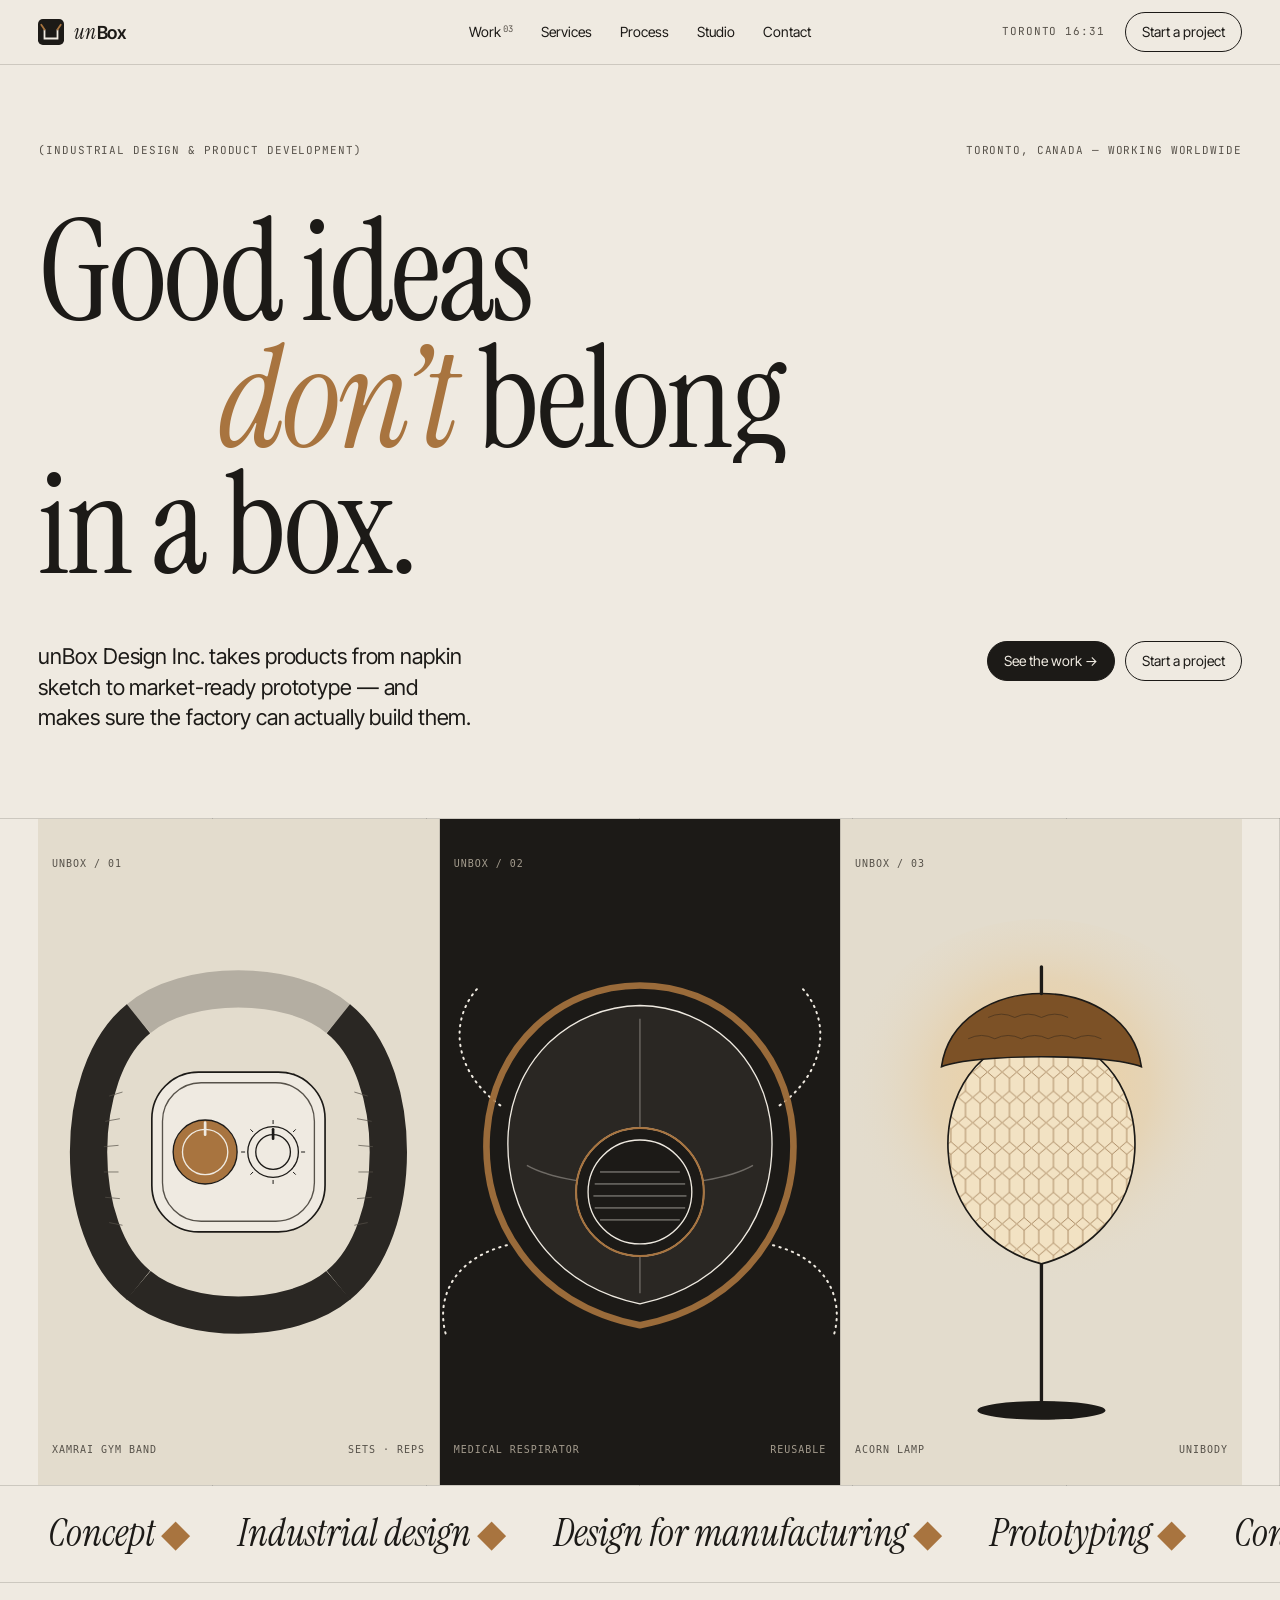
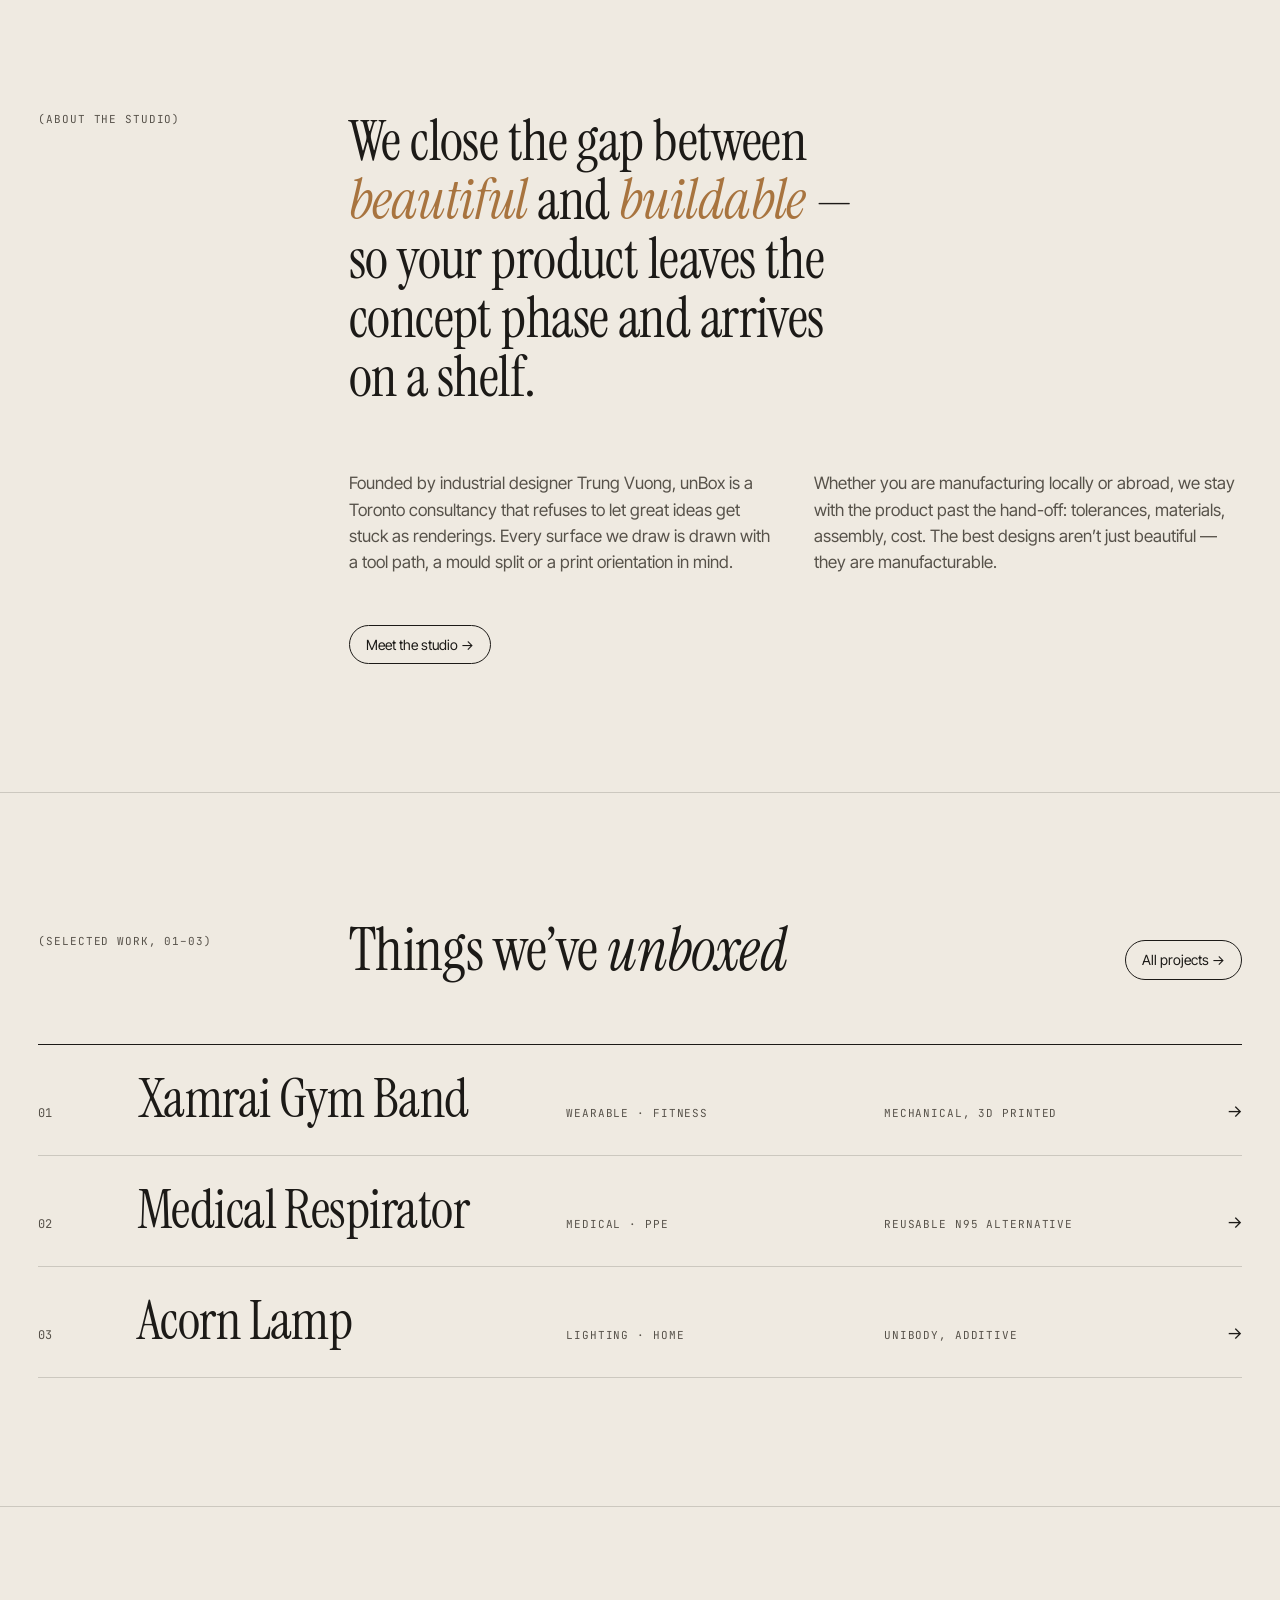
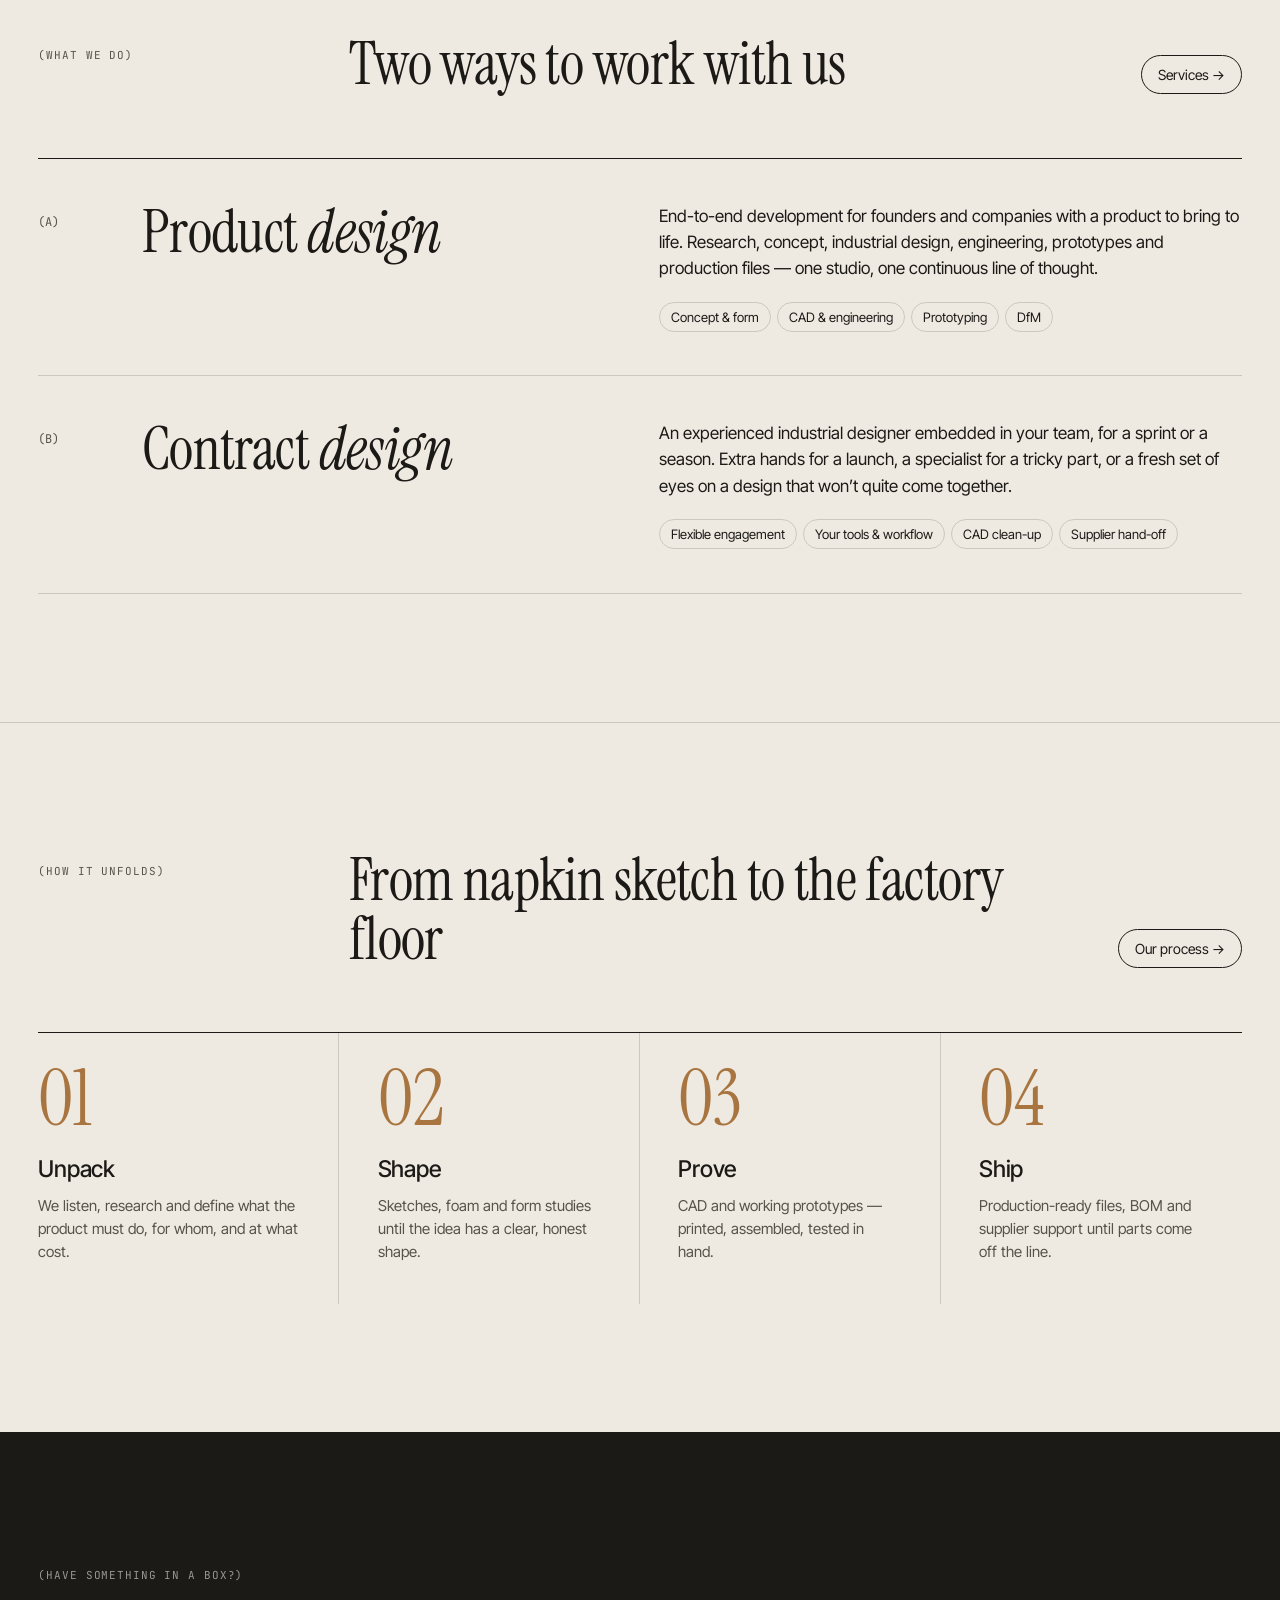
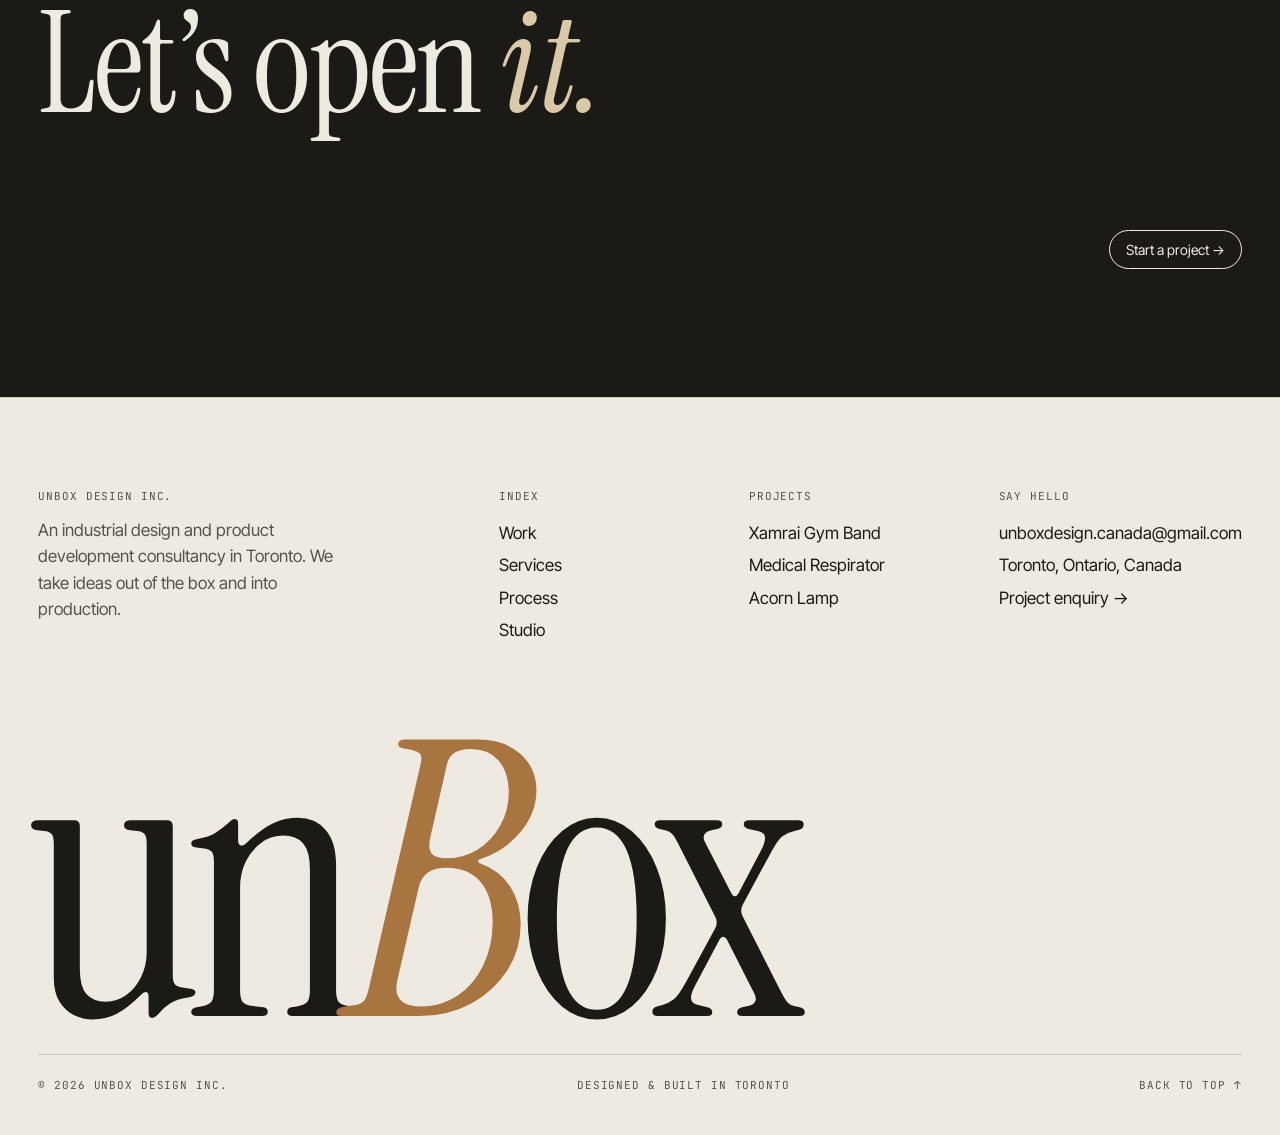
<file: index.html>
<!doctype html>
<html lang="en" class="no-js">
<head>
<meta charset="utf-8">
<meta name="viewport" content="width=device-width, initial-scale=1">
<title>unBox Design Inc. — Industrial Design & Product Development, Toronto</title>
<meta name="description" content="unBox Design Inc. is a Toronto industrial design consultancy taking products from napkin sketch to market-ready prototype, with design for manufacturing at every step.">
<meta property="og:title" content="unBox Design Inc. — Industrial Design & Product Development, Toronto">
<meta property="og:description" content="unBox Design Inc. is a Toronto industrial design consultancy taking products from napkin sketch to market-ready prototype, with design for manufacturing at every step.">
<meta property="og:type" content="website">
<meta name="theme-color" content="#efeae1">
<link rel="icon" href="assets/mark.svg" type="image/svg+xml">
<link rel="preconnect" href="https://fonts.googleapis.com">
<link rel="preconnect" href="https://fonts.gstatic.com" crossorigin>
<link href="https://fonts.googleapis.com/css2?family=Instrument+Serif:ital@0;1&family=Inter+Tight:wght@400;500;600&family=JetBrains+Mono:wght@400&display=swap" rel="stylesheet">
<link rel="stylesheet" href="css/style.css">
</head>
<body>
<a class="skip" href="#main">Skip to content</a>
<header class="site-header">
  <div class="wrap">
    <a class="brand" href="index.html" aria-label="unBox Design Inc. — home">
      <img class="brand-mark" src="assets/mark.svg" alt="">
      <span><i>un</i>Box</span>
    </a>
    <nav class="nav" aria-label="Primary">
      <a href="work/index.html">Work<sup>03</sup></a>
      <a href="services.html">Services</a>
      <a href="process.html">Process</a>
      <a href="studio.html">Studio</a>
      <a href="contact.html">Contact</a>
    </nav>
    <div class="header-meta">
      <span class="label clock" data-clock>Toronto</span>
      <a class="btn-pill" href="contact.html">Start a project</a>
      <button class="menu-toggle" aria-expanded="false">Menu</button>
    </div>
  </div>
</header>
<main id="main">
<section class="hero">
  <div class="wrap">
    <div class="hero-top label">
      <span>(Industrial design &amp; product development)</span>
      <span>Toronto, Canada — working worldwide</span>
    </div>
    <h1 class="display hero-title">
      <span class="line"><span>Good ideas</span></span>
      <span class="line indent"><span><em class="italic kraft">don&rsquo;t</em> belong</span></span>
      <span class="line"><span>in a box.</span></span>
    </h1>
    <div class="hero-foot">
      <p class="lede">unBox Design Inc. takes products from napkin sketch to market-ready prototype &mdash; and makes sure the factory can actually build them.</p>
      <div class="hero-cta">
        <a class="btn-pill solid" href="work/index.html">See the work &rarr;</a>
        <a class="btn-pill" href="contact.html">Start a project</a>
      </div>
    </div>
  </div>
  <div class="dieline">
    <div class="wrap">
      <div class="hero-stage" aria-label="Selected products, revealed as a box opens">
        <div class="hero-gallery">
          <a href="work/xamrai-gym-band.html"><img src="assets/xamrai.svg" alt="Xamrai Gym Band"></a>
          <a href="work/covid-respirator.html"><img src="assets/respirator.svg" alt="COVID Medical Respirator"></a>
          <a href="work/acorn-lamp.html"><img src="assets/acorn.svg" alt="Acorn Lamp"></a>
        </div>
        <div class="flap flap-l" aria-hidden="true"><span class="label">Fragile &mdash; ideas inside</span></div>
        <div class="flap flap-r" aria-hidden="true"><span class="label">This side up &uarr;</span></div>
      </div>
    </div>
  </div>
</section>

<div class="marquee" aria-hidden="true">
  <div class="marquee-track">
    <span>Concept <i>&#9670;</i></span><span>Industrial design <i>&#9670;</i></span><span>Design for manufacturing <i>&#9670;</i></span><span>Prototyping <i>&#9670;</i></span><span>Contract design <i>&#9670;</i></span><span>Production support <i>&#9670;</i></span>
    <span>Concept <i>&#9670;</i></span><span>Industrial design <i>&#9670;</i></span><span>Design for manufacturing <i>&#9670;</i></span><span>Prototyping <i>&#9670;</i></span><span>Contract design <i>&#9670;</i></span><span>Production support <i>&#9670;</i></span>
  </div>
</div>

<section class="section">
  <div class="wrap split">
    <div class="a label reveal">(About the studio)</div>
    <div class="b">
      <p class="statement reveal">We close the gap between <em>beautiful</em> and <em>buildable</em> &mdash; so your product leaves the concept phase and arrives on a shelf.</p>
      <div class="split mt-l">
        <p class="left-half body-lg muted reveal">Founded by industrial designer Trung Vuong, unBox is a Toronto consultancy that refuses to let great ideas get stuck as renderings. Every surface we draw is drawn with a tool path, a mould split or a print orientation in mind.</p>
        <p class="c body-lg muted reveal">Whether you are manufacturing locally or abroad, we stay with the product past the hand-off: tolerances, materials, assembly, cost. The best designs aren&rsquo;t just beautiful &mdash; they are manufacturable.</p>
      </div>
      <a class="btn-pill mt-m reveal" href="studio.html">Meet the studio &rarr;</a>
    </div>
  </div>
</section>

<section class="section rule">
  <div class="wrap">
    <div class="section-head">
      <span class="label">(Selected work, 01&ndash;03)</span>
      <h2 class="h2 reveal">Things we&rsquo;ve <em class="italic">unboxed</em></h2>
      <a class="more btn-pill" href="work/index.html">All projects &rarr;</a>
    </div>
    <ul class="index-list">
      <li><a class="index-row" href="work/xamrai-gym-band.html" data-preview="assets/xamrai.svg">
        <span class="num">01</span><span class="title">Xamrai Gym Band</span>
        <span class="cat label">Wearable &middot; Fitness</span><span class="meta label">Mechanical, 3D printed</span><span class="arrow">&rarr;</span>
      </a></li>
      <li><a class="index-row" href="work/covid-respirator.html" data-preview="assets/respirator.svg">
        <span class="num">02</span><span class="title">Medical Respirator</span>
        <span class="cat label">Medical &middot; PPE</span><span class="meta label">Reusable N95 alternative</span><span class="arrow">&rarr;</span>
      </a></li>
      <li><a class="index-row" href="work/acorn-lamp.html" data-preview="assets/acorn.svg">
        <span class="num">03</span><span class="title">Acorn Lamp</span>
        <span class="cat label">Lighting &middot; Home</span><span class="meta label">Unibody, additive</span><span class="arrow">&rarr;</span>
      </a></li>
    </ul>
  </div>
</section>
<div class="cursor-preview" aria-hidden="true"><img src="assets/xamrai.svg" alt=""></div>

<section class="section rule">
  <div class="wrap">
    <div class="section-head">
      <span class="label">(What we do)</span>
      <h2 class="h2 reveal">Two ways to work with us</h2>
      <a class="more btn-pill" href="services.html">Services &rarr;</a>
    </div>
    <div class="svc-list">
      <div class="svc reveal">
        <span class="num">(A)</span>
        <h3 class="h2">Product <em class="italic">design</em></h3>
        <div class="desc">
          <p class="body-lg">End-to-end development for founders and companies with a product to bring to life. Research, concept, industrial design, engineering, prototypes and production files &mdash; one studio, one continuous line of thought.</p>
          <ul><li>Concept &amp; form</li><li>CAD &amp; engineering</li><li>Prototyping</li><li>DfM</li></ul>
        </div>
      </div>
      <div class="svc reveal">
        <span class="num">(B)</span>
        <h3 class="h2">Contract <em class="italic">design</em></h3>
        <div class="desc">
          <p class="body-lg">An experienced industrial designer embedded in your team, for a sprint or a season. Extra hands for a launch, a specialist for a tricky part, or a fresh set of eyes on a design that won&rsquo;t quite come together.</p>
          <ul><li>Flexible engagement</li><li>Your tools &amp; workflow</li><li>CAD clean-up</li><li>Supplier hand-off</li></ul>
        </div>
      </div>
    </div>
  </div>
</section>

<section class="section rule">
  <div class="wrap">
    <div class="section-head">
      <span class="label">(How it unfolds)</span>
      <h2 class="h2 reveal">From napkin sketch to the factory floor</h2>
      <a class="more btn-pill" href="process.html">Our process &rarr;</a>
    </div>
    <div class="steps">
      <div class="step reveal"><div class="num">01</div><h3 class="h3">Unpack</h3><p>We listen, research and define what the product must do, for whom, and at what cost.</p></div>
      <div class="step reveal"><div class="num">02</div><h3 class="h3">Shape</h3><p>Sketches, foam and form studies until the idea has a clear, honest shape.</p></div>
      <div class="step reveal"><div class="num">03</div><h3 class="h3">Prove</h3><p>CAD and working prototypes &mdash; printed, assembled, tested in hand.</p></div>
      <div class="step reveal"><div class="num">04</div><h3 class="h3">Ship</h3><p>Production-ready files, BOM and supplier support until parts come off the line.</p></div>
    </div>
  </div>
</section>

<section class="section cta-band">
  <div class="wrap cta-inner">
    <div>
      <span class="label">(Have something in a box?)</span>
      <p class="display mt-s">Let&rsquo;s open <em class="italic">it.</em></p>
    </div>
    <a class="btn-pill" href="contact.html">Start a project &rarr;</a>
  </div>
</section>
</main>
<footer class="site-footer">
  <div class="wrap">
    <div class="foot-cols">
      <div>
        <span class="label">unBox Design Inc.</span>
        <p class="blurb">An industrial design and product development consultancy in Toronto. We take ideas out of the box and into production.</p>
      </div>
      <div>
        <span class="label">Index</span>
        <ul>
          <li><a href="work/index.html">Work</a></li>
          <li><a href="services.html">Services</a></li>
          <li><a href="process.html">Process</a></li>
          <li><a href="studio.html">Studio</a></li>
        </ul>
      </div>
      <div>
        <span class="label">Projects</span>
        <ul>
          <li><a href="work/xamrai-gym-band.html">Xamrai Gym Band</a></li>
          <li><a href="work/covid-respirator.html">Medical Respirator</a></li>
          <li><a href="work/acorn-lamp.html">Acorn Lamp</a></li>
        </ul>
      </div>
      <div>
        <span class="label">Say hello</span>
        <ul>
          <li><a href="mailto:unboxdesign.canada@gmail.com">unboxdesign.canada@gmail.com</a></li>
          <li>Toronto, Ontario, Canada</li>
          <li><a href="contact.html">Project enquiry &rarr;</a></li>
        </ul>
      </div>
    </div>
    <div class="wordmark" aria-hidden="true">un<em>B</em>ox</div>
    <div class="foot-bottom label">
      <span>&copy; <span data-year>2026</span> unBox Design Inc.</span>
      <span>Designed &amp; built in Toronto</span>
      <a href="#main">Back to top &uarr;</a>
    </div>
  </div>
</footer>
<script src="js/main.js"></script>
</body>
</html>
</file>
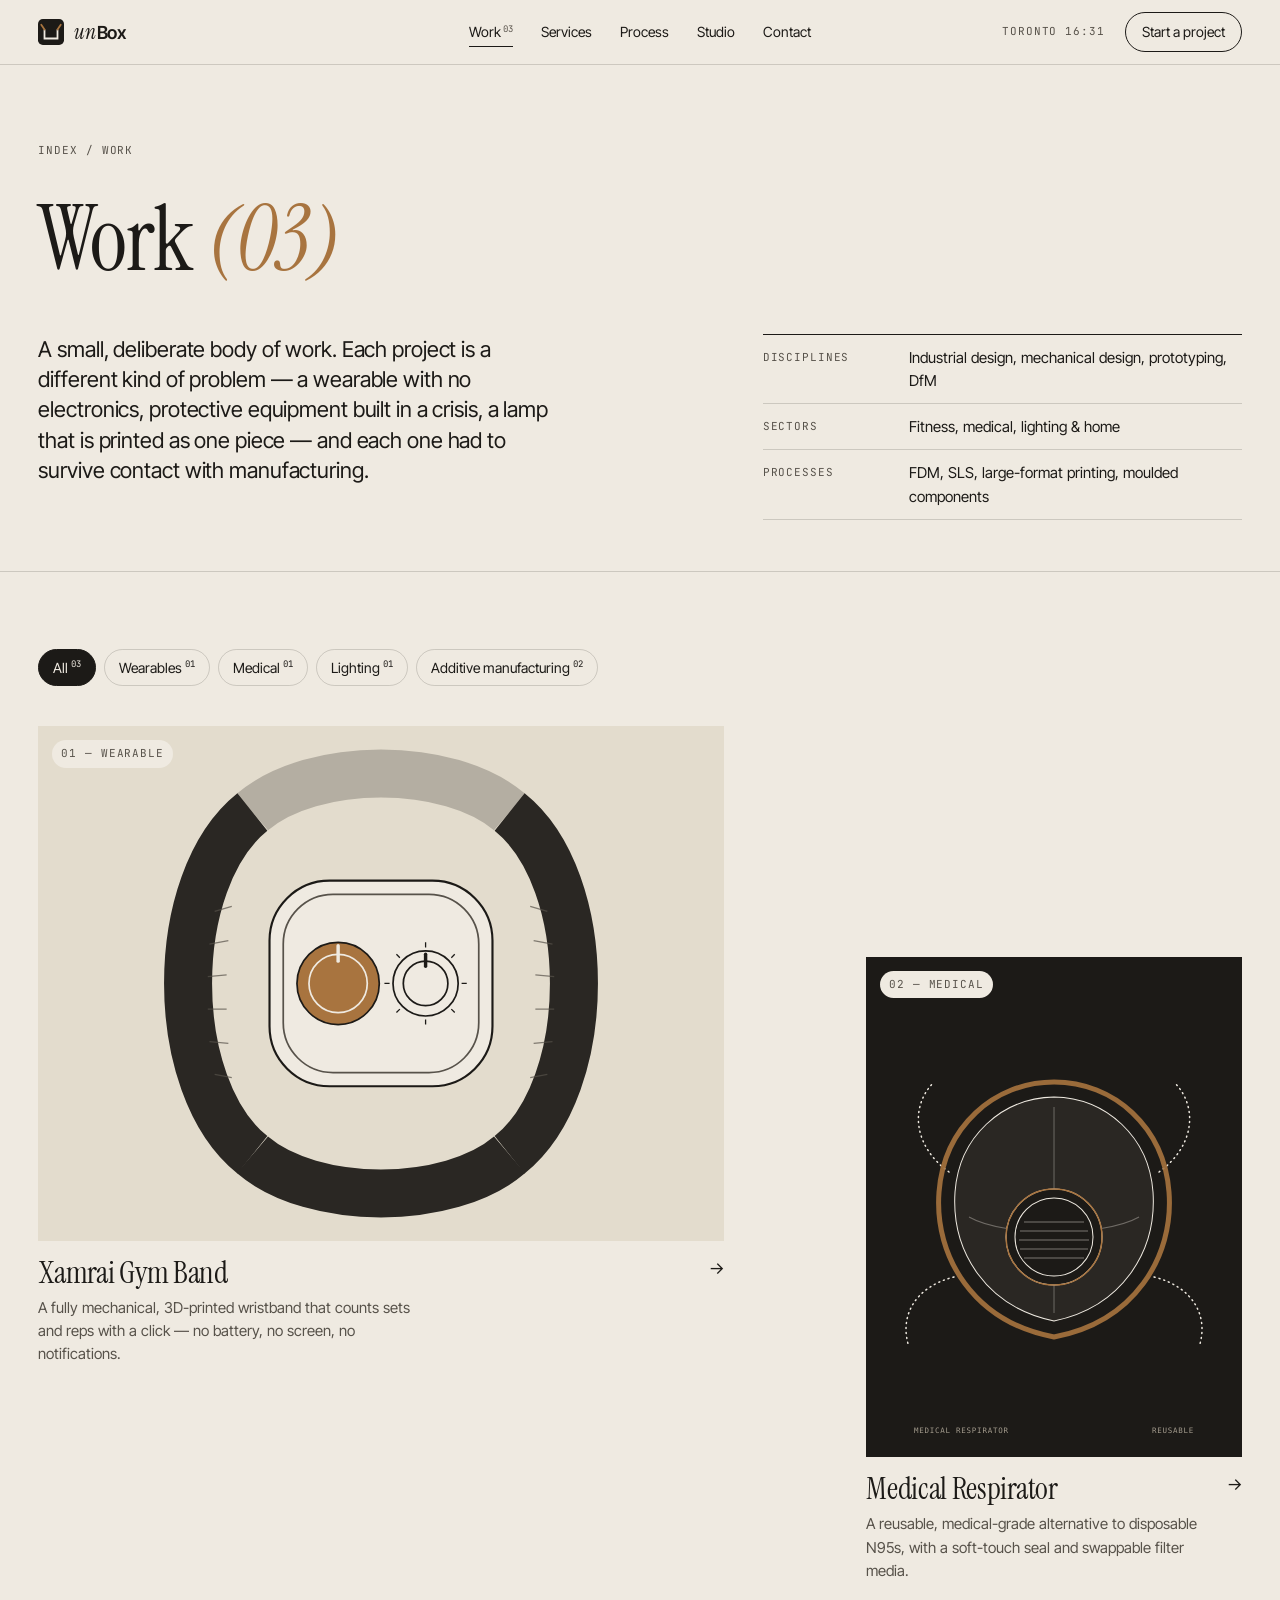
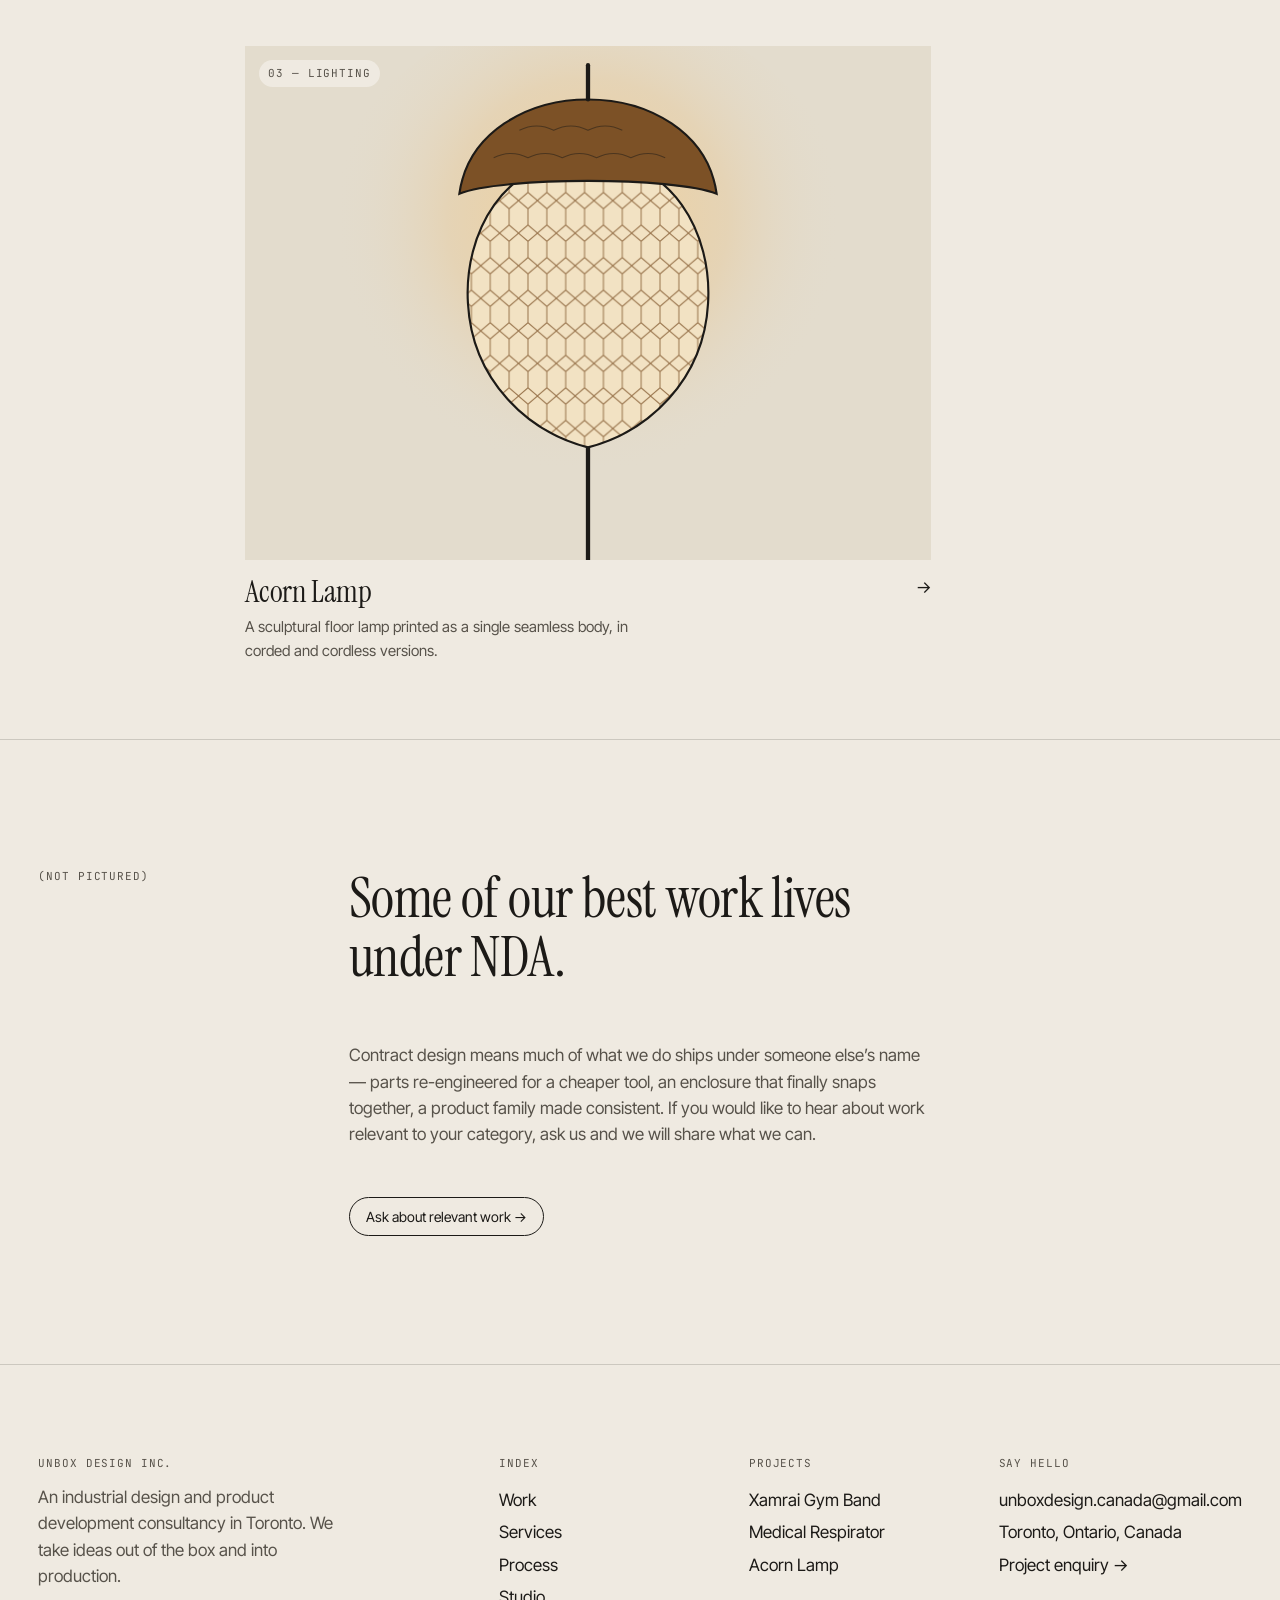
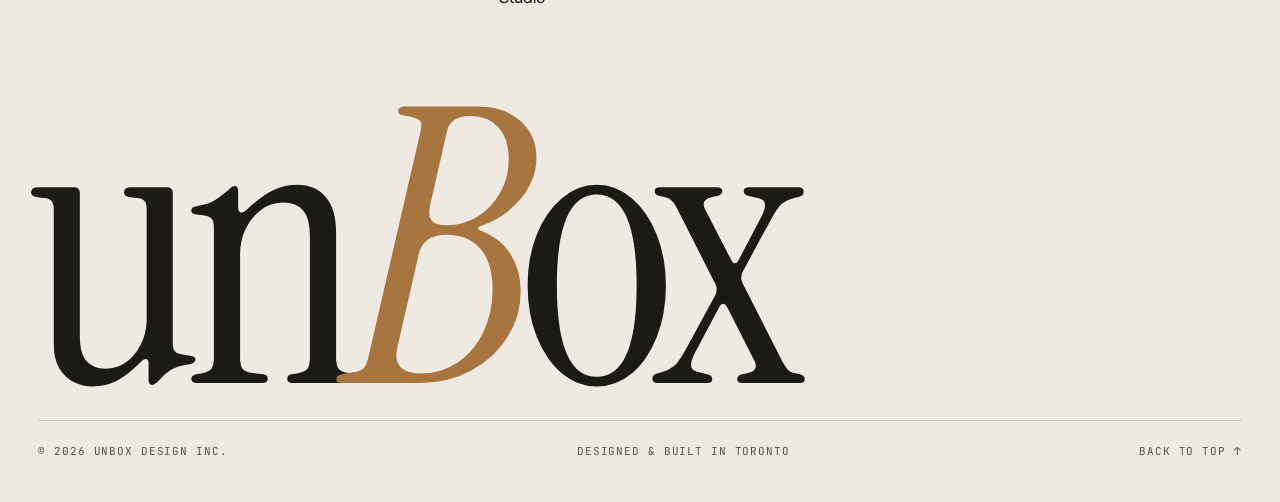
<file: work/index.html>
<!doctype html>
<html lang="en" class="no-js">
<head>
<meta charset="utf-8">
<meta name="viewport" content="width=device-width, initial-scale=1">
<title>Work — unBox Design Inc.</title>
<meta name="description" content="Selected industrial design and product development projects by unBox Design Inc.: the Xamrai Gym Band, a reusable medical respirator and the Acorn Lamp.">
<meta property="og:title" content="Work — unBox Design Inc.">
<meta property="og:description" content="Selected industrial design and product development projects by unBox Design Inc.: the Xamrai Gym Band, a reusable medical respirator and the Acorn Lamp.">
<meta property="og:type" content="website">
<meta name="theme-color" content="#efeae1">
<link rel="icon" href="../assets/mark.svg" type="image/svg+xml">
<link rel="preconnect" href="https://fonts.googleapis.com">
<link rel="preconnect" href="https://fonts.gstatic.com" crossorigin>
<link href="https://fonts.googleapis.com/css2?family=Instrument+Serif:ital@0;1&family=Inter+Tight:wght@400;500;600&family=JetBrains+Mono:wght@400&display=swap" rel="stylesheet">
<link rel="stylesheet" href="../css/style.css">
</head>
<body>
<a class="skip" href="#main">Skip to content</a>
<header class="site-header">
  <div class="wrap">
    <a class="brand" href="../index.html" aria-label="unBox Design Inc. — home">
      <img class="brand-mark" src="../assets/mark.svg" alt="">
      <span><i>un</i>Box</span>
    </a>
    <nav class="nav" aria-label="Primary">
      <a href="../work/index.html" aria-current="page">Work<sup>03</sup></a>
      <a href="../services.html">Services</a>
      <a href="../process.html">Process</a>
      <a href="../studio.html">Studio</a>
      <a href="../contact.html">Contact</a>
    </nav>
    <div class="header-meta">
      <span class="label clock" data-clock>Toronto</span>
      <a class="btn-pill" href="../contact.html">Start a project</a>
      <button class="menu-toggle" aria-expanded="false">Menu</button>
    </div>
  </div>
</header>
<main id="main">
<section class="case-hero">
  <div class="wrap">
    <div class="crumbs label"><a href="../index.html">Index</a><span>/</span><span>Work</span></div>
    <h1 class="h1">Work <em class="italic kraft">(03)</em></h1>
    <div class="case-intro">
      <p class="lede">A small, deliberate body of work. Each project is a different kind of problem &mdash; a wearable with no electronics, protective equipment built in a crisis, a lamp that is printed as one piece &mdash; and each one had to survive contact with manufacturing.</p>
      <dl class="spec">
        <div><dt>Disciplines</dt><dd>Industrial design, mechanical design, prototyping, DfM</dd></div>
        <div><dt>Sectors</dt><dd>Fitness, medical, lighting &amp; home</dd></div>
        <div><dt>Processes</dt><dd>FDM, SLS, large-format printing, moulded components</dd></div>
      </dl>
    </div>
  </div>
</section>

<section class="section-tight rule">
  <div class="wrap">
    <div class="filters" data-filters role="group" aria-label="Filter projects">
      <button data-filter="all" aria-pressed="true">All<sup>03</sup></button>
      <button data-filter="wearable" aria-pressed="false">Wearables<sup>01</sup></button>
      <button data-filter="medical" aria-pressed="false">Medical<sup>01</sup></button>
      <button data-filter="lighting" aria-pressed="false">Lighting<sup>01</sup></button>
      <button data-filter="additive" aria-pressed="false">Additive manufacturing<sup>02</sup></button>
    </div>

    <div class="work-grid">
      <a class="work-card reveal" href="xamrai-gym-band.html" data-cat="wearable additive">
        <div class="frame"><img src="../assets/xamrai.svg" alt="Xamrai Gym Band"><span class="tag label">01 &mdash; Wearable</span></div>
        <div class="cap">
          <div><h2 class="h3">Xamrai Gym Band</h2><p>A fully mechanical, 3D-printed wristband that counts sets and reps with a click &mdash; no battery, no screen, no notifications.</p></div>
          <span>&rarr;</span>
        </div>
      </a>
      <a class="work-card reveal" href="covid-respirator.html" data-cat="medical">
        <div class="frame"><img src="../assets/respirator.svg" alt="COVID Medical Respirator"><span class="tag label">02 &mdash; Medical</span></div>
        <div class="cap">
          <div><h2 class="h3">Medical Respirator</h2><p>A reusable, medical-grade alternative to disposable N95s, with a soft-touch seal and swappable filter media.</p></div>
          <span>&rarr;</span>
        </div>
      </a>
      <a class="work-card reveal" href="acorn-lamp.html" data-cat="lighting additive">
        <div class="frame"><img src="../assets/acorn.svg" alt="Acorn Lamp"><span class="tag label">03 &mdash; Lighting</span></div>
        <div class="cap">
          <div><h2 class="h3">Acorn Lamp</h2><p>A sculptural floor lamp printed as a single seamless body, in corded and cordless versions.</p></div>
          <span>&rarr;</span>
        </div>
      </a>
    </div>
  </div>
</section>

<section class="section rule">
  <div class="wrap split">
    <div class="a label">(Not pictured)</div>
    <div class="b-narrow">
      <p class="statement reveal">Some of our best work lives under NDA.</p>
      <p class="body-lg muted mt-m reveal">Contract design means much of what we do ships under someone else&rsquo;s name &mdash; parts re-engineered for a cheaper tool, an enclosure that finally snaps together, a product family made consistent. If you would like to hear about work relevant to your category, ask us and we will share what we can.</p>
      <a class="btn-pill mt-m reveal" href="../contact.html">Ask about relevant work &rarr;</a>
    </div>
  </div>
</section>
</main>
<footer class="site-footer">
  <div class="wrap">
    <div class="foot-cols">
      <div>
        <span class="label">unBox Design Inc.</span>
        <p class="blurb">An industrial design and product development consultancy in Toronto. We take ideas out of the box and into production.</p>
      </div>
      <div>
        <span class="label">Index</span>
        <ul>
          <li><a href="../work/index.html">Work</a></li>
          <li><a href="../services.html">Services</a></li>
          <li><a href="../process.html">Process</a></li>
          <li><a href="../studio.html">Studio</a></li>
        </ul>
      </div>
      <div>
        <span class="label">Projects</span>
        <ul>
          <li><a href="../work/xamrai-gym-band.html">Xamrai Gym Band</a></li>
          <li><a href="../work/covid-respirator.html">Medical Respirator</a></li>
          <li><a href="../work/acorn-lamp.html">Acorn Lamp</a></li>
        </ul>
      </div>
      <div>
        <span class="label">Say hello</span>
        <ul>
          <li><a href="mailto:unboxdesign.canada@gmail.com">unboxdesign.canada@gmail.com</a></li>
          <li>Toronto, Ontario, Canada</li>
          <li><a href="../contact.html">Project enquiry &rarr;</a></li>
        </ul>
      </div>
    </div>
    <div class="wordmark" aria-hidden="true">un<em>B</em>ox</div>
    <div class="foot-bottom label">
      <span>&copy; <span data-year>2026</span> unBox Design Inc.</span>
      <span>Designed &amp; built in Toronto</span>
      <a href="#main">Back to top &uarr;</a>
    </div>
  </div>
</footer>
<script src="../js/main.js"></script>
</body>
</html>
</file>
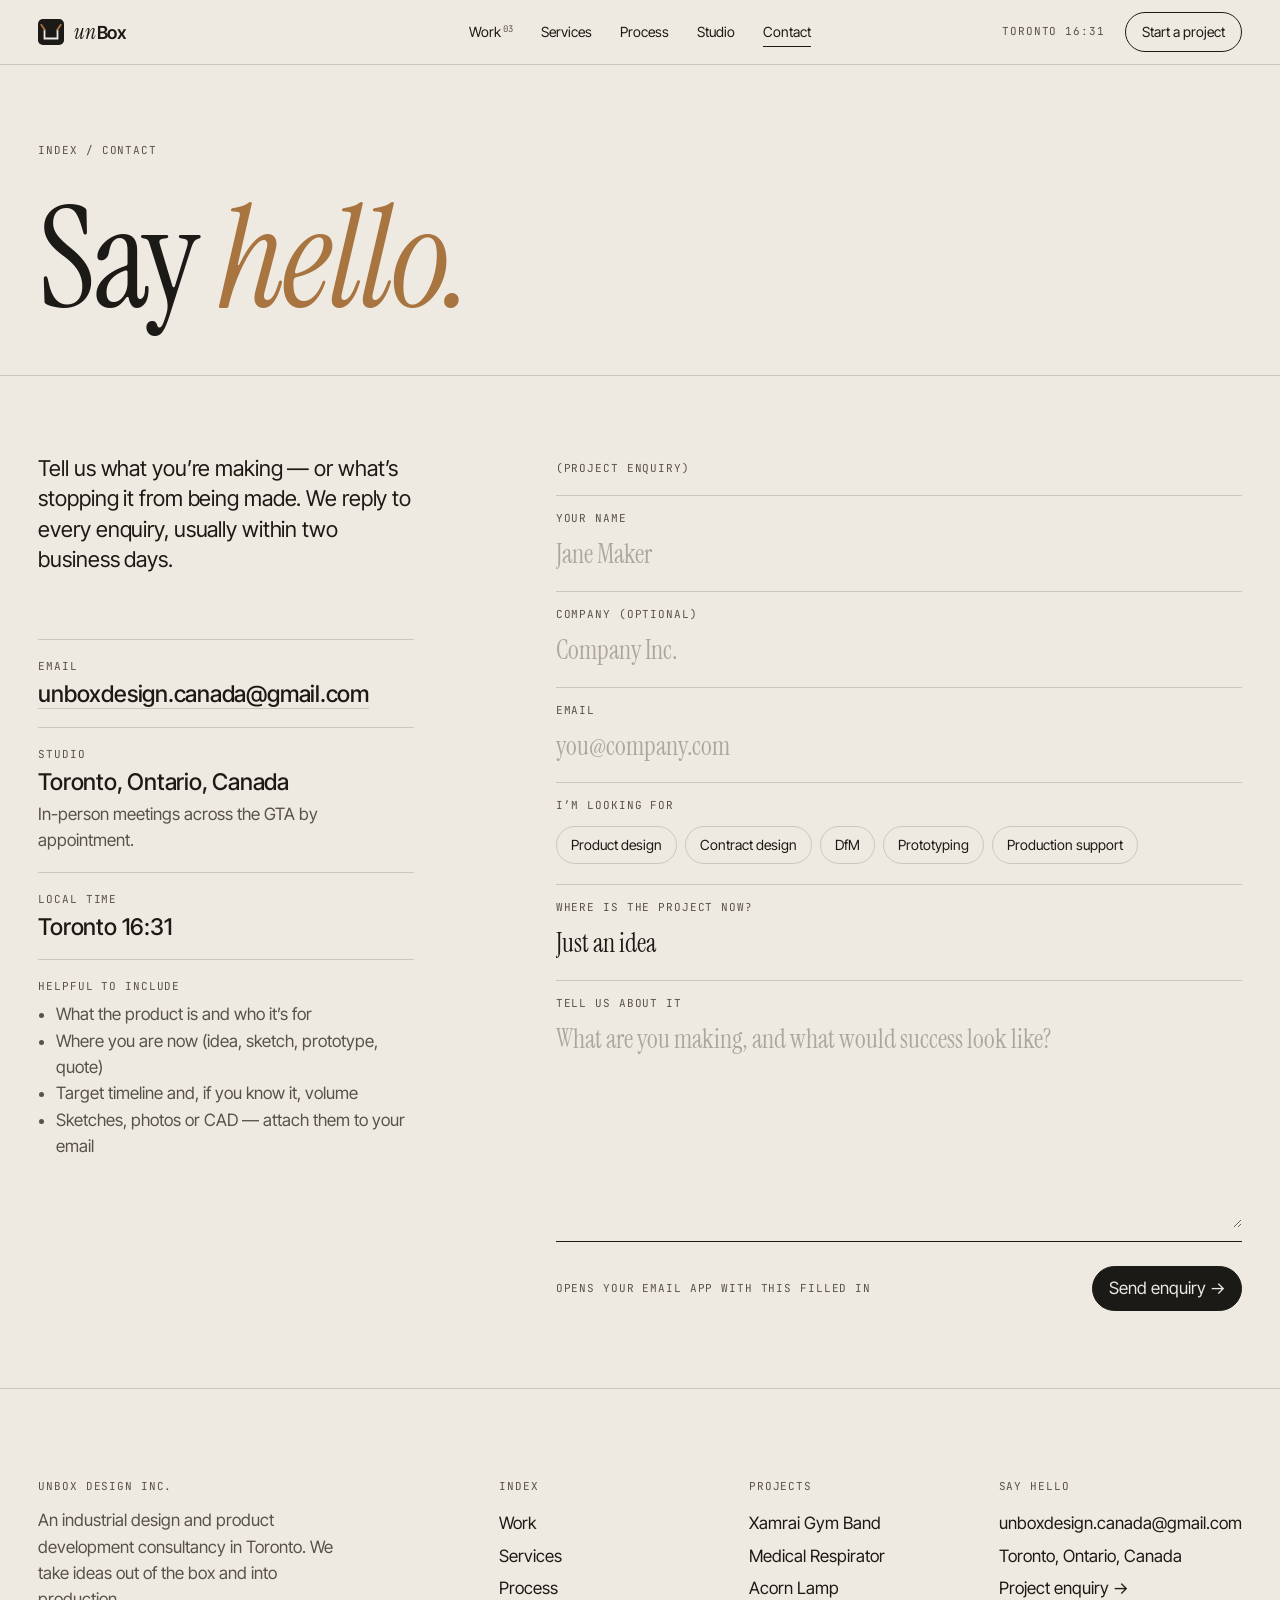
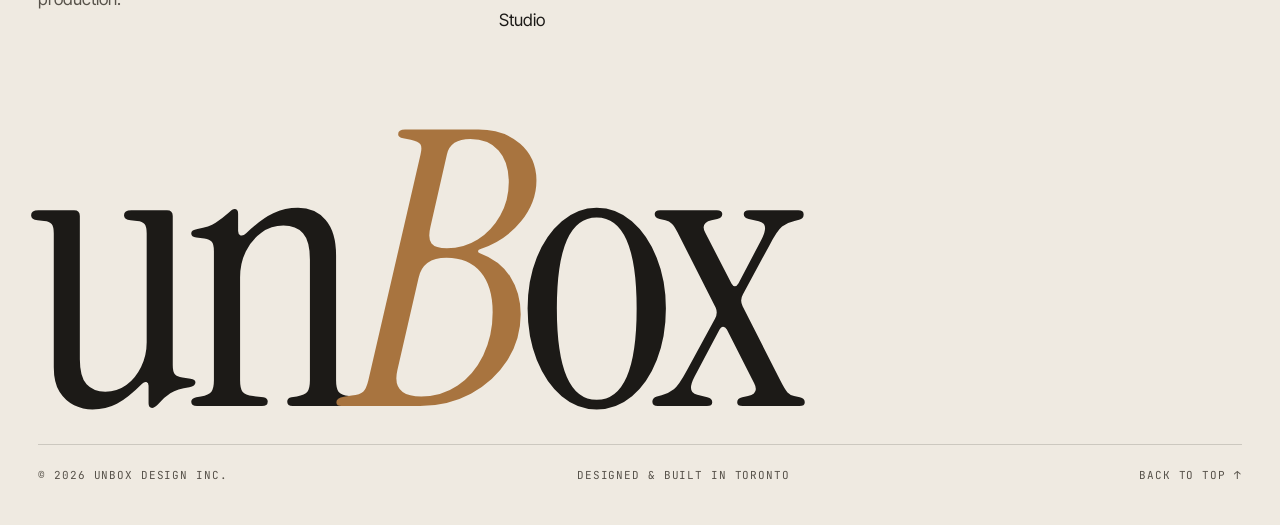
<file: contact.html>
<!doctype html>
<html lang="en" class="no-js">
<head>
<meta charset="utf-8">
<meta name="viewport" content="width=device-width, initial-scale=1">
<title>Contact — unBox Design Inc.</title>
<meta name="description" content="Start a project with unBox Design Inc., an industrial design and product development consultancy in Toronto. Email unboxdesign.canada@gmail.com.">
<meta property="og:title" content="Contact — unBox Design Inc.">
<meta property="og:description" content="Start a project with unBox Design Inc., an industrial design and product development consultancy in Toronto. Email unboxdesign.canada@gmail.com.">
<meta property="og:type" content="website">
<meta name="theme-color" content="#efeae1">
<link rel="icon" href="assets/mark.svg" type="image/svg+xml">
<link rel="preconnect" href="https://fonts.googleapis.com">
<link rel="preconnect" href="https://fonts.gstatic.com" crossorigin>
<link href="https://fonts.googleapis.com/css2?family=Instrument+Serif:ital@0;1&family=Inter+Tight:wght@400;500;600&family=JetBrains+Mono:wght@400&display=swap" rel="stylesheet">
<link rel="stylesheet" href="css/style.css">
</head>
<body>
<a class="skip" href="#main">Skip to content</a>
<header class="site-header">
  <div class="wrap">
    <a class="brand" href="index.html" aria-label="unBox Design Inc. — home">
      <img class="brand-mark" src="assets/mark.svg" alt="">
      <span><i>un</i>Box</span>
    </a>
    <nav class="nav" aria-label="Primary">
      <a href="work/index.html">Work<sup>03</sup></a>
      <a href="services.html">Services</a>
      <a href="process.html">Process</a>
      <a href="studio.html">Studio</a>
      <a href="contact.html" aria-current="page">Contact</a>
    </nav>
    <div class="header-meta">
      <span class="label clock" data-clock>Toronto</span>
      <a class="btn-pill" href="contact.html">Start a project</a>
      <button class="menu-toggle" aria-expanded="false">Menu</button>
    </div>
  </div>
</header>
<main id="main">
<section class="case-hero">
  <div class="wrap">
    <div class="crumbs label"><a href="index.html">Index</a><span>/</span><span>Contact</span></div>
    <h1 class="display">Say <em class="italic kraft">hello.</em></h1>
  </div>
</section>

<section class="section-tight rule">
  <div class="wrap contact-grid">
    <div class="info">
      <p class="lede">Tell us what you&rsquo;re making &mdash; or what&rsquo;s stopping it from being made. We reply to every enquiry, usually within two business days.</p>
      <div class="mt-l">
        <div class="info-block"><span class="label">Email</span><a class="h3" href="mailto:unboxdesign.canada@gmail.com">unboxdesign.canada@gmail.com</a></div>
        <div class="info-block"><span class="label">Studio</span><p class="h3" style="margin:0">Toronto, Ontario, Canada</p><p class="muted" style="margin:4px 0 0">In-person meetings across the GTA by appointment.</p></div>
        <div class="info-block"><span class="label">Local time</span><p class="h3" style="margin:0" data-clock>Toronto</p></div>
        <div class="info-block"><span class="label">Helpful to include</span><ul class="muted" style="margin:6px 0 0;padding-left:18px"><li>What the product is and who it&rsquo;s for</li><li>Where you are now (idea, sketch, prototype, quote)</li><li>Target timeline and, if you know it, volume</li><li>Sketches, photos or CAD &mdash; attach them to your email</li></ul></div>
      </div>
    </div>

    <form data-mailto="unboxdesign.canada@gmail.com" aria-label="Project enquiry">
      <span class="label">(Project enquiry)</span>
      <div class="mt-s">
        <label class="field"><span class="label">Your name</span><input name="name" required autocomplete="name" placeholder="Jane Maker"></label>
        <label class="field"><span class="label">Company (optional)</span><input name="company" autocomplete="organization" placeholder="Company Inc."></label>
        <label class="field"><span class="label">Email</span><input name="email" type="email" required autocomplete="email" placeholder="you@company.com"></label>
        <fieldset class="field" style="margin:0;min-width:0">
          <legend class="label" style="padding:0;float:left;width:100%;margin-bottom:4px">I&rsquo;m looking for</legend>
          <div class="chips" style="clear:both">
            <label><input type="checkbox" name="need" value="Product design"><span>Product design</span></label>
            <label><input type="checkbox" name="need" value="Contract design"><span>Contract design</span></label>
            <label><input type="checkbox" name="need" value="Design for manufacturing"><span>DfM</span></label>
            <label><input type="checkbox" name="need" value="Prototyping"><span>Prototyping</span></label>
            <label><input type="checkbox" name="need" value="Production support"><span>Production support</span></label>
          </div>
        </fieldset>
        <label class="field"><span class="label">Where is the project now?</span>
          <select name="stage">
            <option>Just an idea</option>
            <option>Sketches / concept</option>
            <option>Early prototype</option>
            <option>Design ready, needs DfM</option>
            <option>Preparing for production</option>
          </select>
        </label>
        <label class="field"><span class="label">Tell us about it</span><textarea name="message" rows="5" placeholder="What are you making, and what would success look like?"></textarea></label>
      </div>
      <div class="form-foot">
        <span class="label">Opens your email app with this filled in</span>
        <button class="btn-pill solid" type="submit">Send enquiry &rarr;</button>
      </div>
    </form>
  </div>
</section>
</main>
<footer class="site-footer">
  <div class="wrap">
    <div class="foot-cols">
      <div>
        <span class="label">unBox Design Inc.</span>
        <p class="blurb">An industrial design and product development consultancy in Toronto. We take ideas out of the box and into production.</p>
      </div>
      <div>
        <span class="label">Index</span>
        <ul>
          <li><a href="work/index.html">Work</a></li>
          <li><a href="services.html">Services</a></li>
          <li><a href="process.html">Process</a></li>
          <li><a href="studio.html">Studio</a></li>
        </ul>
      </div>
      <div>
        <span class="label">Projects</span>
        <ul>
          <li><a href="work/xamrai-gym-band.html">Xamrai Gym Band</a></li>
          <li><a href="work/covid-respirator.html">Medical Respirator</a></li>
          <li><a href="work/acorn-lamp.html">Acorn Lamp</a></li>
        </ul>
      </div>
      <div>
        <span class="label">Say hello</span>
        <ul>
          <li><a href="mailto:unboxdesign.canada@gmail.com">unboxdesign.canada@gmail.com</a></li>
          <li>Toronto, Ontario, Canada</li>
          <li><a href="contact.html">Project enquiry &rarr;</a></li>
        </ul>
      </div>
    </div>
    <div class="wordmark" aria-hidden="true">un<em>B</em>ox</div>
    <div class="foot-bottom label">
      <span>&copy; <span data-year>2026</span> unBox Design Inc.</span>
      <span>Designed &amp; built in Toronto</span>
      <a href="#main">Back to top &uarr;</a>
    </div>
  </div>
</footer>
<script src="js/main.js"></script>
</body>
</html>
</file>
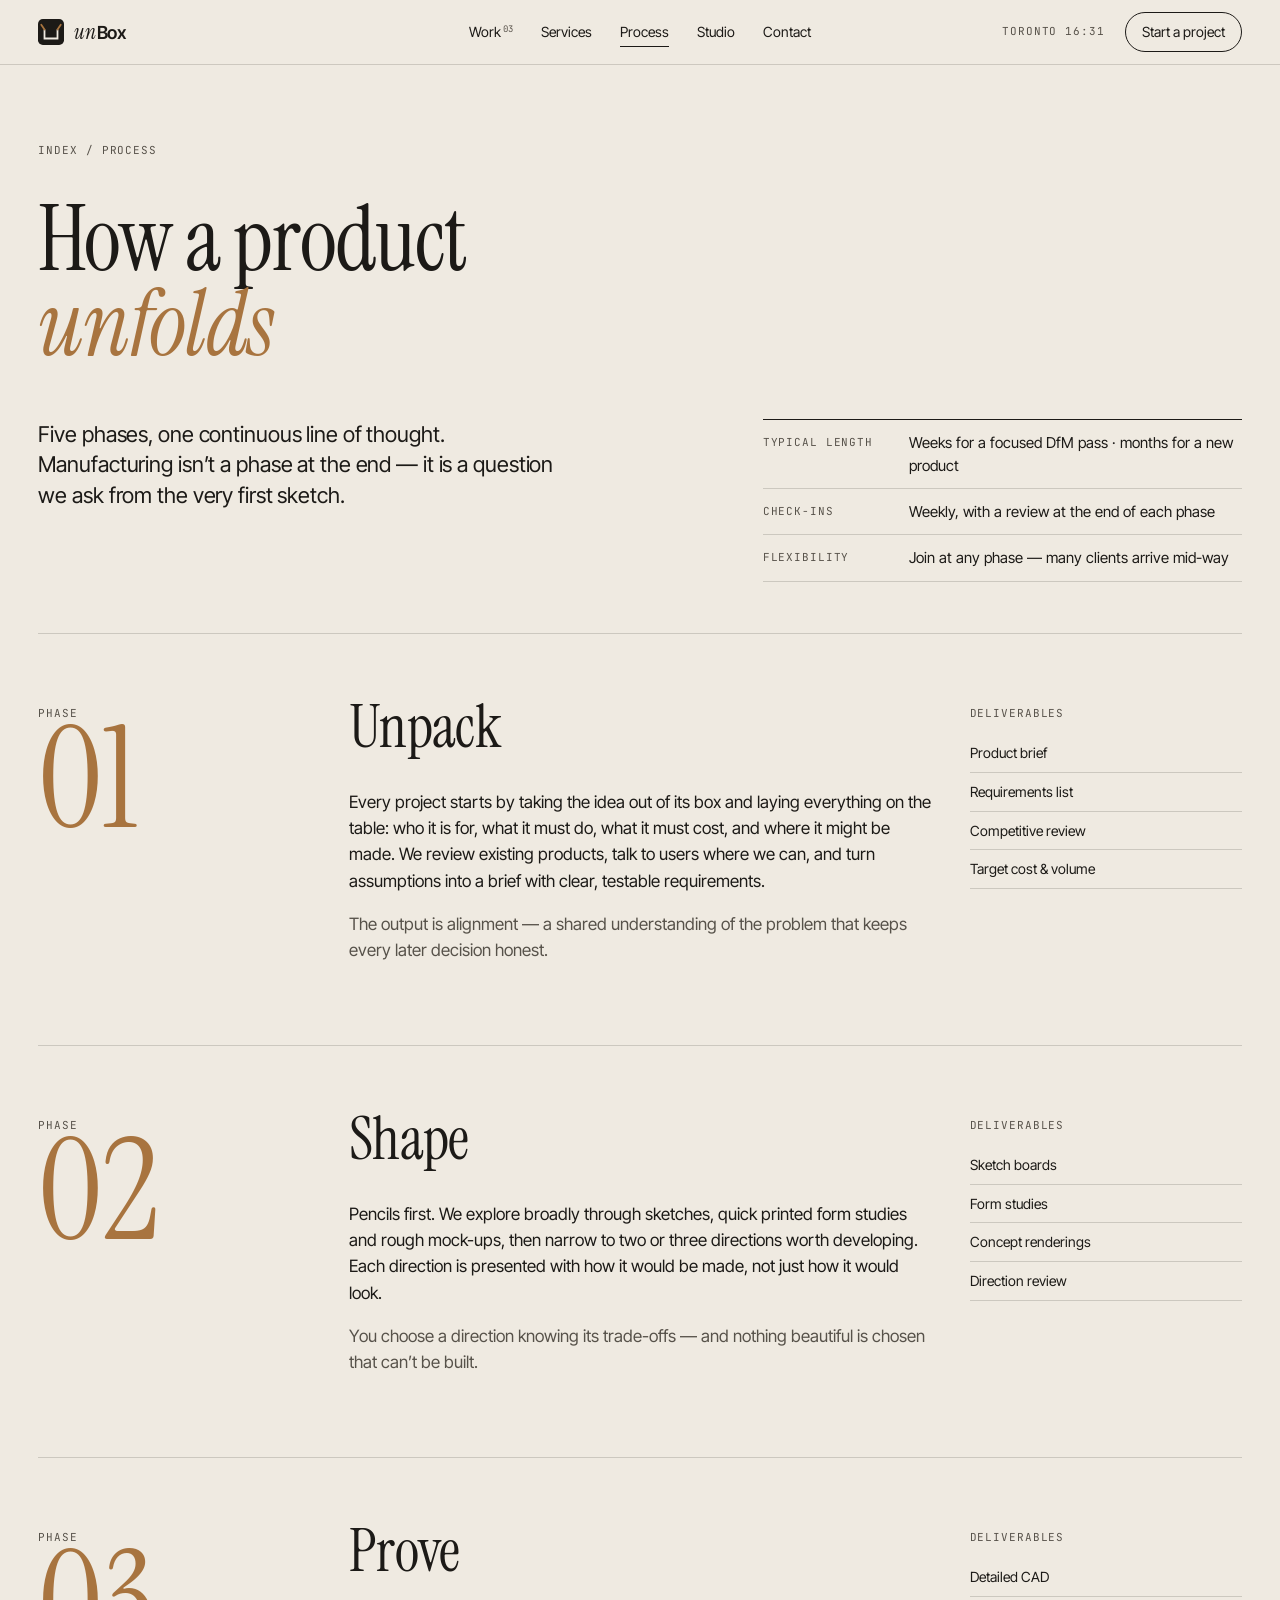
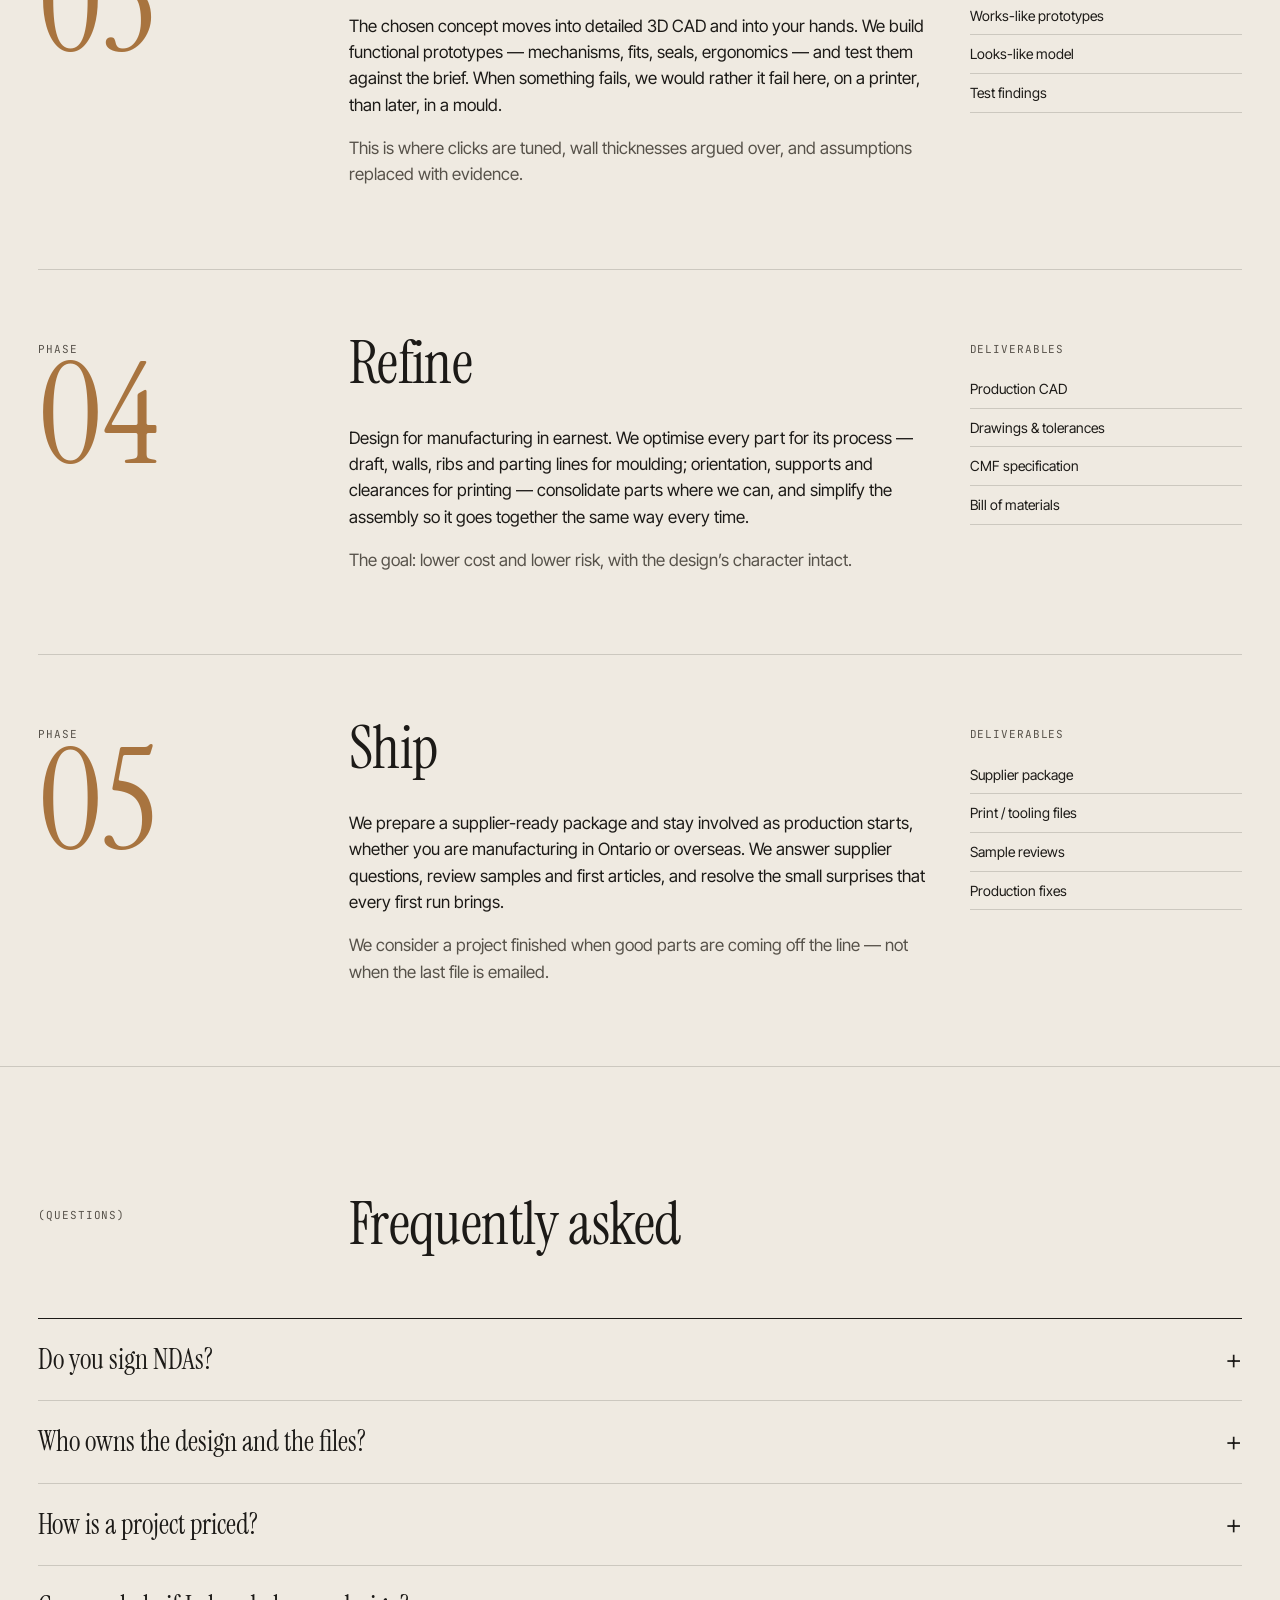
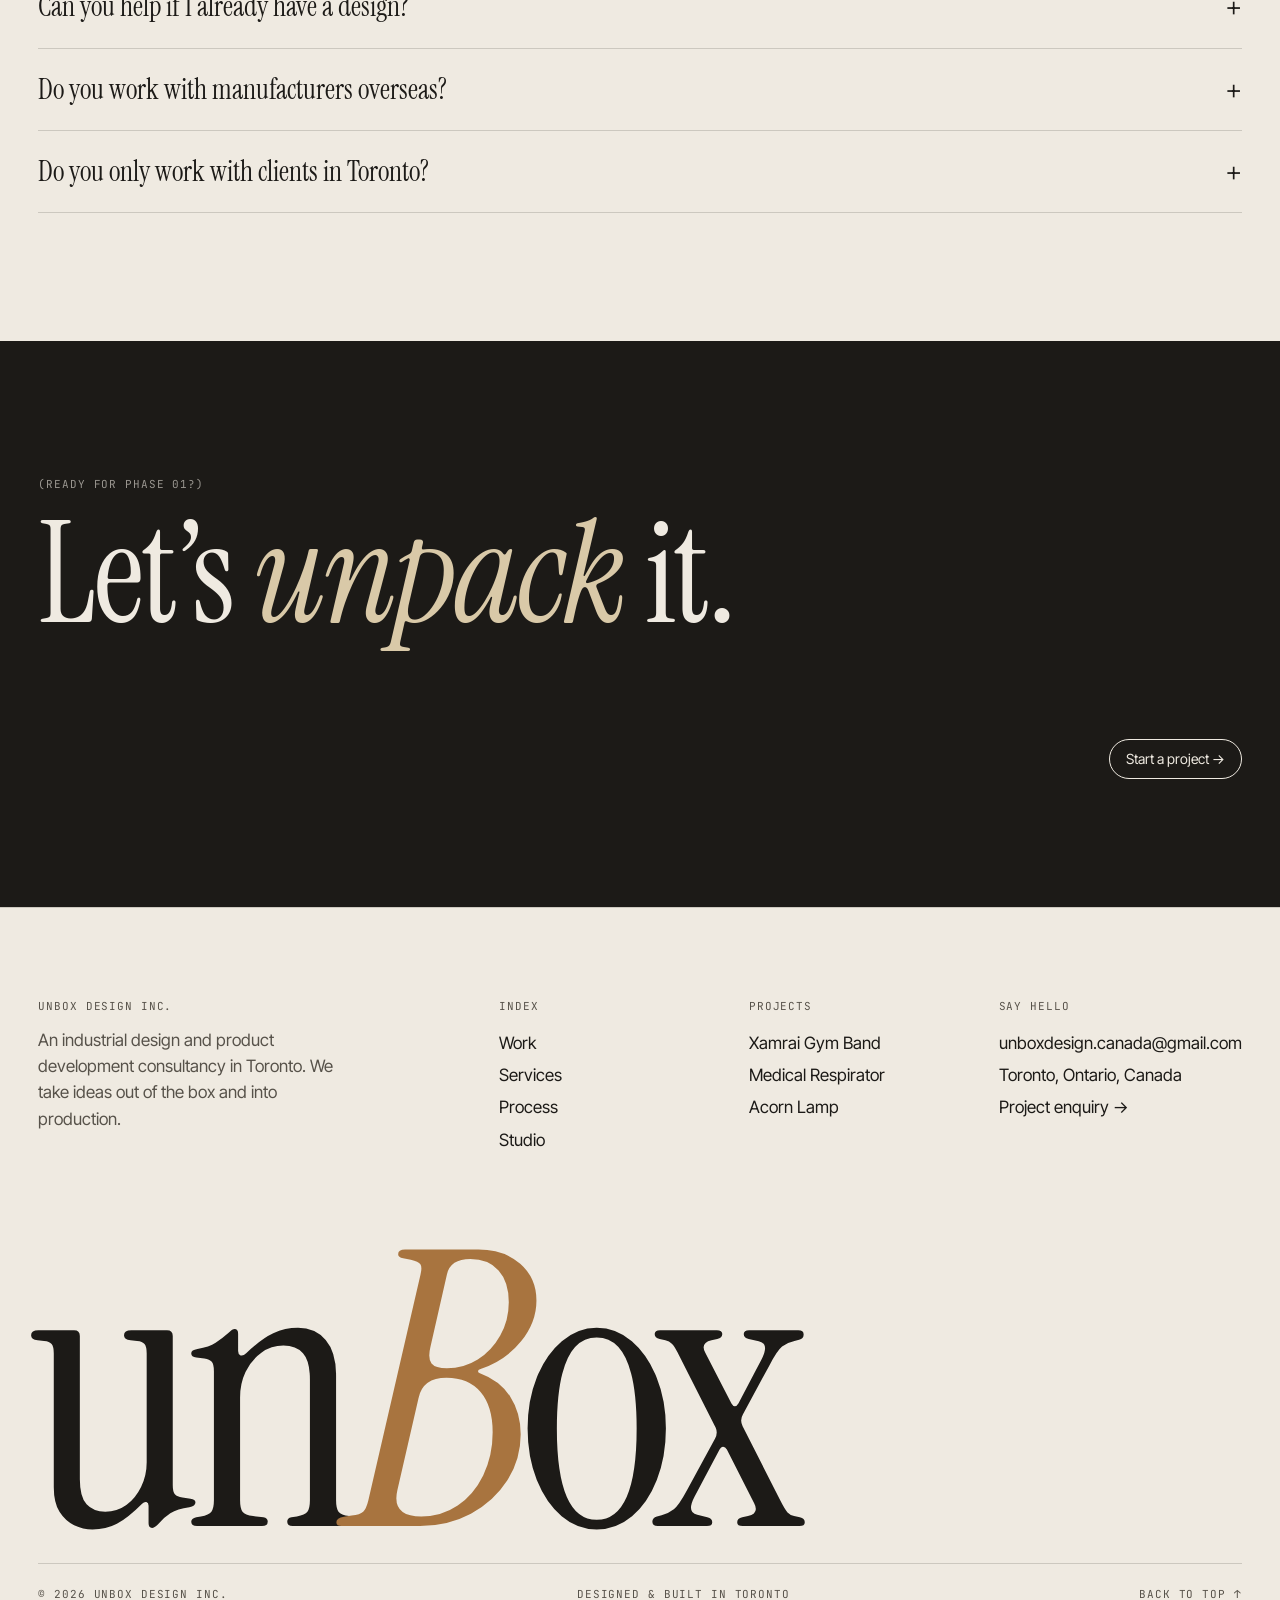
<file: process.html>
<!doctype html>
<html lang="en" class="no-js">
<head>
<meta charset="utf-8">
<meta name="viewport" content="width=device-width, initial-scale=1">
<title>Process — unBox Design Inc.</title>
<meta name="description" content="How unBox Design Inc. takes a product from napkin sketch to the factory floor: unpack, shape, prove, refine and ship.">
<meta property="og:title" content="Process — unBox Design Inc.">
<meta property="og:description" content="How unBox Design Inc. takes a product from napkin sketch to the factory floor: unpack, shape, prove, refine and ship.">
<meta property="og:type" content="website">
<meta name="theme-color" content="#efeae1">
<link rel="icon" href="assets/mark.svg" type="image/svg+xml">
<link rel="preconnect" href="https://fonts.googleapis.com">
<link rel="preconnect" href="https://fonts.gstatic.com" crossorigin>
<link href="https://fonts.googleapis.com/css2?family=Instrument+Serif:ital@0;1&family=Inter+Tight:wght@400;500;600&family=JetBrains+Mono:wght@400&display=swap" rel="stylesheet">
<link rel="stylesheet" href="css/style.css">
</head>
<body>
<a class="skip" href="#main">Skip to content</a>
<header class="site-header">
  <div class="wrap">
    <a class="brand" href="index.html" aria-label="unBox Design Inc. — home">
      <img class="brand-mark" src="assets/mark.svg" alt="">
      <span><i>un</i>Box</span>
    </a>
    <nav class="nav" aria-label="Primary">
      <a href="work/index.html">Work<sup>03</sup></a>
      <a href="services.html">Services</a>
      <a href="process.html" aria-current="page">Process</a>
      <a href="studio.html">Studio</a>
      <a href="contact.html">Contact</a>
    </nav>
    <div class="header-meta">
      <span class="label clock" data-clock>Toronto</span>
      <a class="btn-pill" href="contact.html">Start a project</a>
      <button class="menu-toggle" aria-expanded="false">Menu</button>
    </div>
  </div>
</header>
<main id="main">
<section class="case-hero">
  <div class="wrap">
    <div class="crumbs label"><a href="index.html">Index</a><span>/</span><span>Process</span></div>
    <h1 class="h1">How a product <em class="italic kraft">unfolds</em></h1>
    <div class="case-intro">
      <p class="lede">Five phases, one continuous line of thought. Manufacturing isn&rsquo;t a phase at the end &mdash; it is a question we ask from the very first sketch.</p>
      <dl class="spec">
        <div><dt>Typical length</dt><dd>Weeks for a focused DfM pass &middot; months for a new product</dd></div>
        <div><dt>Check-ins</dt><dd>Weekly, with a review at the end of each phase</dd></div>
        <div><dt>Flexibility</dt><dd>Join at any phase &mdash; many clients arrive mid-way</dd></div>
      </dl>
    </div>
  </div>
</section>

<section>
  <div class="wrap">
    <article class="phase">
      <div class="marker"><span class="label">Phase</span><div class="big">01</div></div>
      <div class="content reveal">
        <h2 class="h2">Unpack</h2>
        <p class="body-lg mt-m">Every project starts by taking the idea out of its box and laying everything on the table: who it is for, what it must do, what it must cost, and where it might be made. We review existing products, talk to users where we can, and turn assumptions into a brief with clear, testable requirements.</p>
        <p class="muted">The output is alignment &mdash; a shared understanding of the problem that keeps every later decision honest.</p>
      </div>
      <aside class="aside reveal"><span class="label">Deliverables</span><ul><li>Product brief</li><li>Requirements list</li><li>Competitive review</li><li>Target cost &amp; volume</li></ul></aside>
    </article>
    <article class="phase">
      <div class="marker"><span class="label">Phase</span><div class="big">02</div></div>
      <div class="content reveal">
        <h2 class="h2">Shape</h2>
        <p class="body-lg mt-m">Pencils first. We explore broadly through sketches, quick printed form studies and rough mock-ups, then narrow to two or three directions worth developing. Each direction is presented with how it would be made, not just how it would look.</p>
        <p class="muted">You choose a direction knowing its trade-offs &mdash; and nothing beautiful is chosen that can&rsquo;t be built.</p>
      </div>
      <aside class="aside reveal"><span class="label">Deliverables</span><ul><li>Sketch boards</li><li>Form studies</li><li>Concept renderings</li><li>Direction review</li></ul></aside>
    </article>
    <article class="phase">
      <div class="marker"><span class="label">Phase</span><div class="big">03</div></div>
      <div class="content reveal">
        <h2 class="h2">Prove</h2>
        <p class="body-lg mt-m">The chosen concept moves into detailed 3D CAD and into your hands. We build functional prototypes &mdash; mechanisms, fits, seals, ergonomics &mdash; and test them against the brief. When something fails, we would rather it fail here, on a printer, than later, in a mould.</p>
        <p class="muted">This is where clicks are tuned, wall thicknesses argued over, and assumptions replaced with evidence.</p>
      </div>
      <aside class="aside reveal"><span class="label">Deliverables</span><ul><li>Detailed CAD</li><li>Works-like prototypes</li><li>Looks-like model</li><li>Test findings</li></ul></aside>
    </article>
    <article class="phase">
      <div class="marker"><span class="label">Phase</span><div class="big">04</div></div>
      <div class="content reveal">
        <h2 class="h2">Refine</h2>
        <p class="body-lg mt-m">Design for manufacturing in earnest. We optimise every part for its process &mdash; draft, walls, ribs and parting lines for moulding; orientation, supports and clearances for printing &mdash; consolidate parts where we can, and simplify the assembly so it goes together the same way every time.</p>
        <p class="muted">The goal: lower cost and lower risk, with the design&rsquo;s character intact.</p>
      </div>
      <aside class="aside reveal"><span class="label">Deliverables</span><ul><li>Production CAD</li><li>Drawings &amp; tolerances</li><li>CMF specification</li><li>Bill of materials</li></ul></aside>
    </article>
    <article class="phase">
      <div class="marker"><span class="label">Phase</span><div class="big">05</div></div>
      <div class="content reveal">
        <h2 class="h2">Ship</h2>
        <p class="body-lg mt-m">We prepare a supplier-ready package and stay involved as production starts, whether you are manufacturing in Ontario or overseas. We answer supplier questions, review samples and first articles, and resolve the small surprises that every first run brings.</p>
        <p class="muted">We consider a project finished when good parts are coming off the line &mdash; not when the last file is emailed.</p>
      </div>
      <aside class="aside reveal"><span class="label">Deliverables</span><ul><li>Supplier package</li><li>Print / tooling files</li><li>Sample reviews</li><li>Production fixes</li></ul></aside>
    </article>
  </div>
</section>

<section class="section rule">
  <div class="wrap">
    <div class="section-head">
      <span class="label">(Questions)</span>
      <h2 class="h2 reveal">Frequently asked</h2>
    </div>
    <div class="faq">
      <details><summary>Do you sign NDAs?</summary><div class="answer"><p>Yes, happily and routinely &mdash; before you share anything sensitive. Much of our contract work is confidential by default.</p></div></details>
      <details><summary>Who owns the design and the files?</summary><div class="answer"><p>You do. On payment, the intellectual property in the work we create for you, and all CAD and production files, transfer to you.</p></div></details>
      <details><summary>How is a project priced?</summary><div class="answer"><p>New product development is quoted per phase, so you commit one step at a time. Contract design is usually billed hourly or as a fixed block of time. After a first conversation we send a written proposal with scope, timeline and cost.</p></div></details>
      <details><summary>Can you help if I already have a design?</summary><div class="answer"><p>Yes &mdash; that is often where we are most useful. We can review an existing design, rebuild messy CAD, run a design-for-manufacturing pass, or prototype what you have so far.</p></div></details>
      <details><summary>Do you work with manufacturers overseas?</summary><div class="answer"><p>Yes. We prepare documentation that suppliers can quote and build from wherever they are, and support you through sample reviews and first production runs, locally or abroad.</p></div></details>
      <details><summary>Do you only work with clients in Toronto?</summary><div class="answer"><p>No. We are based in Toronto and can meet in person across the GTA, but most collaboration happens remotely, and we work with clients anywhere.</p></div></details>
    </div>
  </div>
</section>

<section class="section cta-band">
  <div class="wrap cta-inner">
    <div>
      <span class="label">(Ready for phase 01?)</span>
      <p class="display mt-s">Let&rsquo;s <em class="italic">unpack</em> it.</p>
    </div>
    <a class="btn-pill" href="contact.html">Start a project &rarr;</a>
  </div>
</section>
</main>
<footer class="site-footer">
  <div class="wrap">
    <div class="foot-cols">
      <div>
        <span class="label">unBox Design Inc.</span>
        <p class="blurb">An industrial design and product development consultancy in Toronto. We take ideas out of the box and into production.</p>
      </div>
      <div>
        <span class="label">Index</span>
        <ul>
          <li><a href="work/index.html">Work</a></li>
          <li><a href="services.html">Services</a></li>
          <li><a href="process.html">Process</a></li>
          <li><a href="studio.html">Studio</a></li>
        </ul>
      </div>
      <div>
        <span class="label">Projects</span>
        <ul>
          <li><a href="work/xamrai-gym-band.html">Xamrai Gym Band</a></li>
          <li><a href="work/covid-respirator.html">Medical Respirator</a></li>
          <li><a href="work/acorn-lamp.html">Acorn Lamp</a></li>
        </ul>
      </div>
      <div>
        <span class="label">Say hello</span>
        <ul>
          <li><a href="mailto:unboxdesign.canada@gmail.com">unboxdesign.canada@gmail.com</a></li>
          <li>Toronto, Ontario, Canada</li>
          <li><a href="contact.html">Project enquiry &rarr;</a></li>
        </ul>
      </div>
    </div>
    <div class="wordmark" aria-hidden="true">un<em>B</em>ox</div>
    <div class="foot-bottom label">
      <span>&copy; <span data-year>2026</span> unBox Design Inc.</span>
      <span>Designed &amp; built in Toronto</span>
      <a href="#main">Back to top &uarr;</a>
    </div>
  </div>
</footer>
<script src="js/main.js"></script>
</body>
</html>
</file>
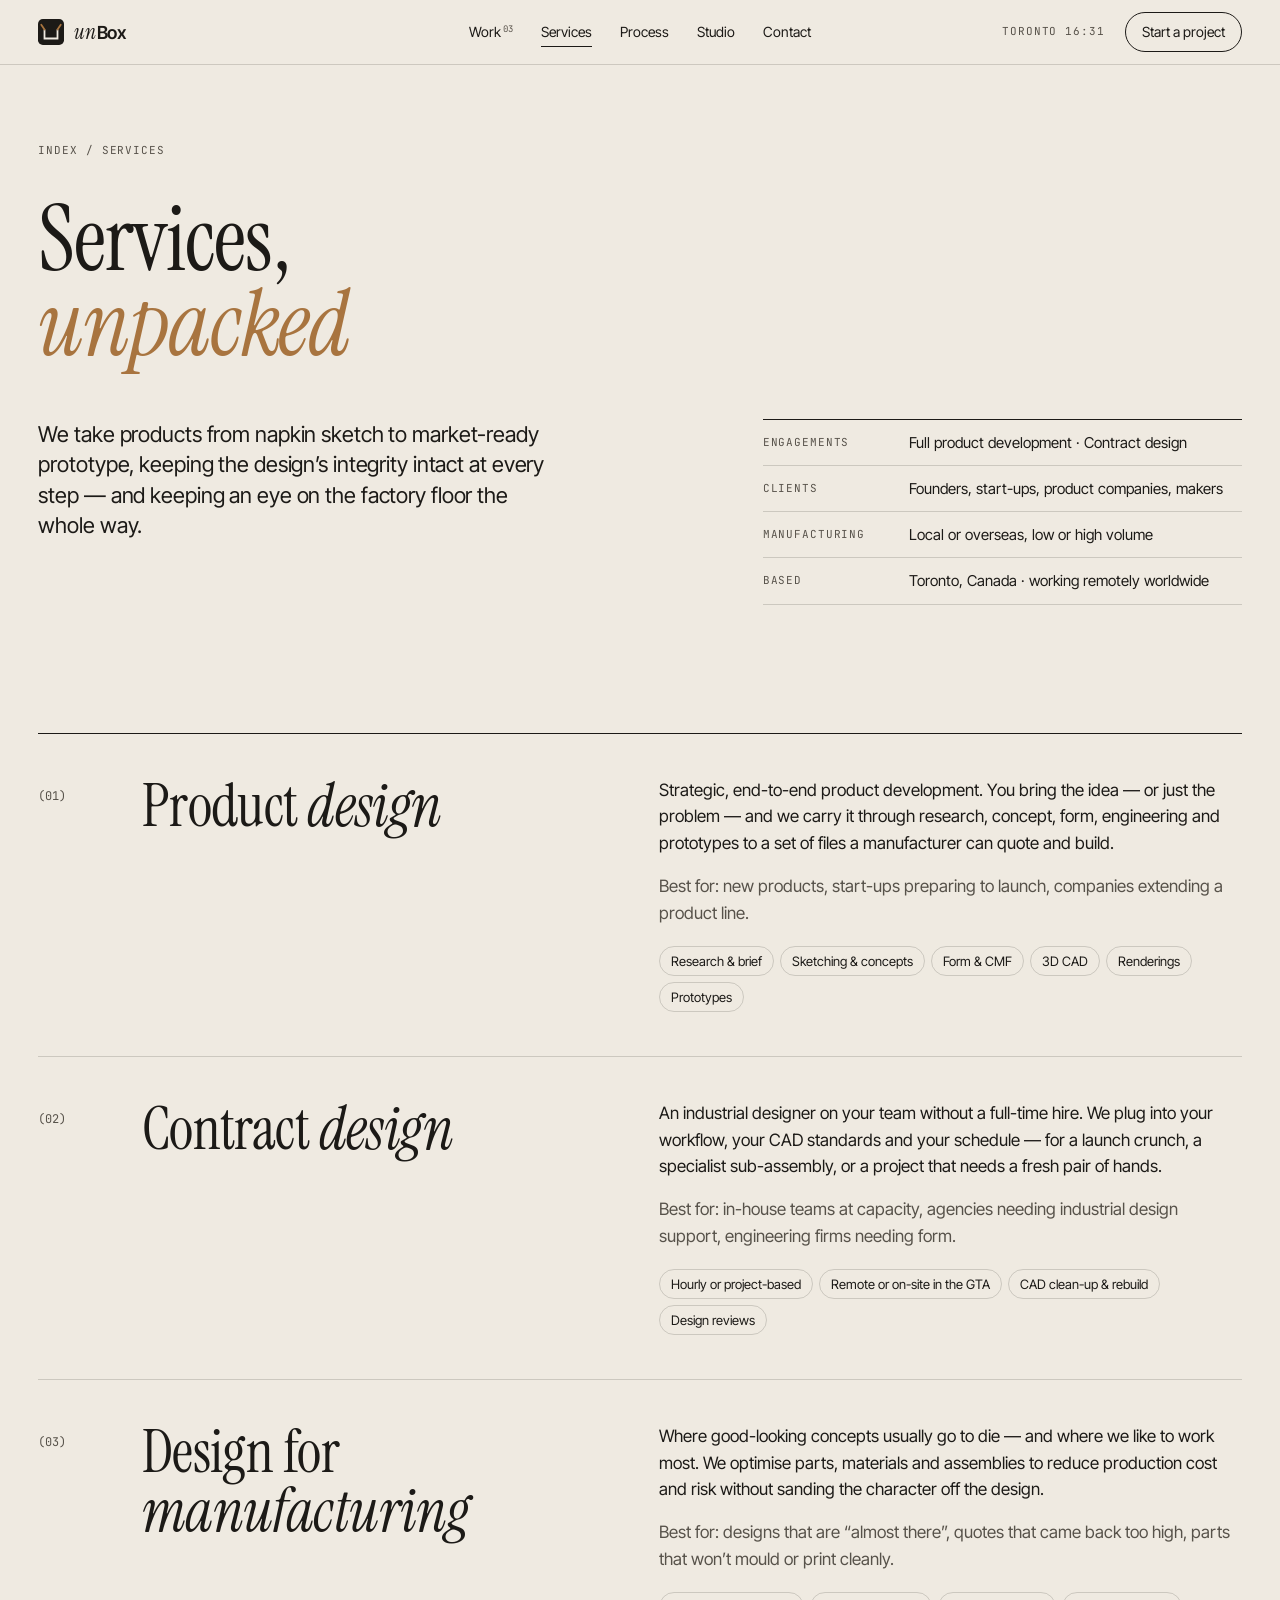
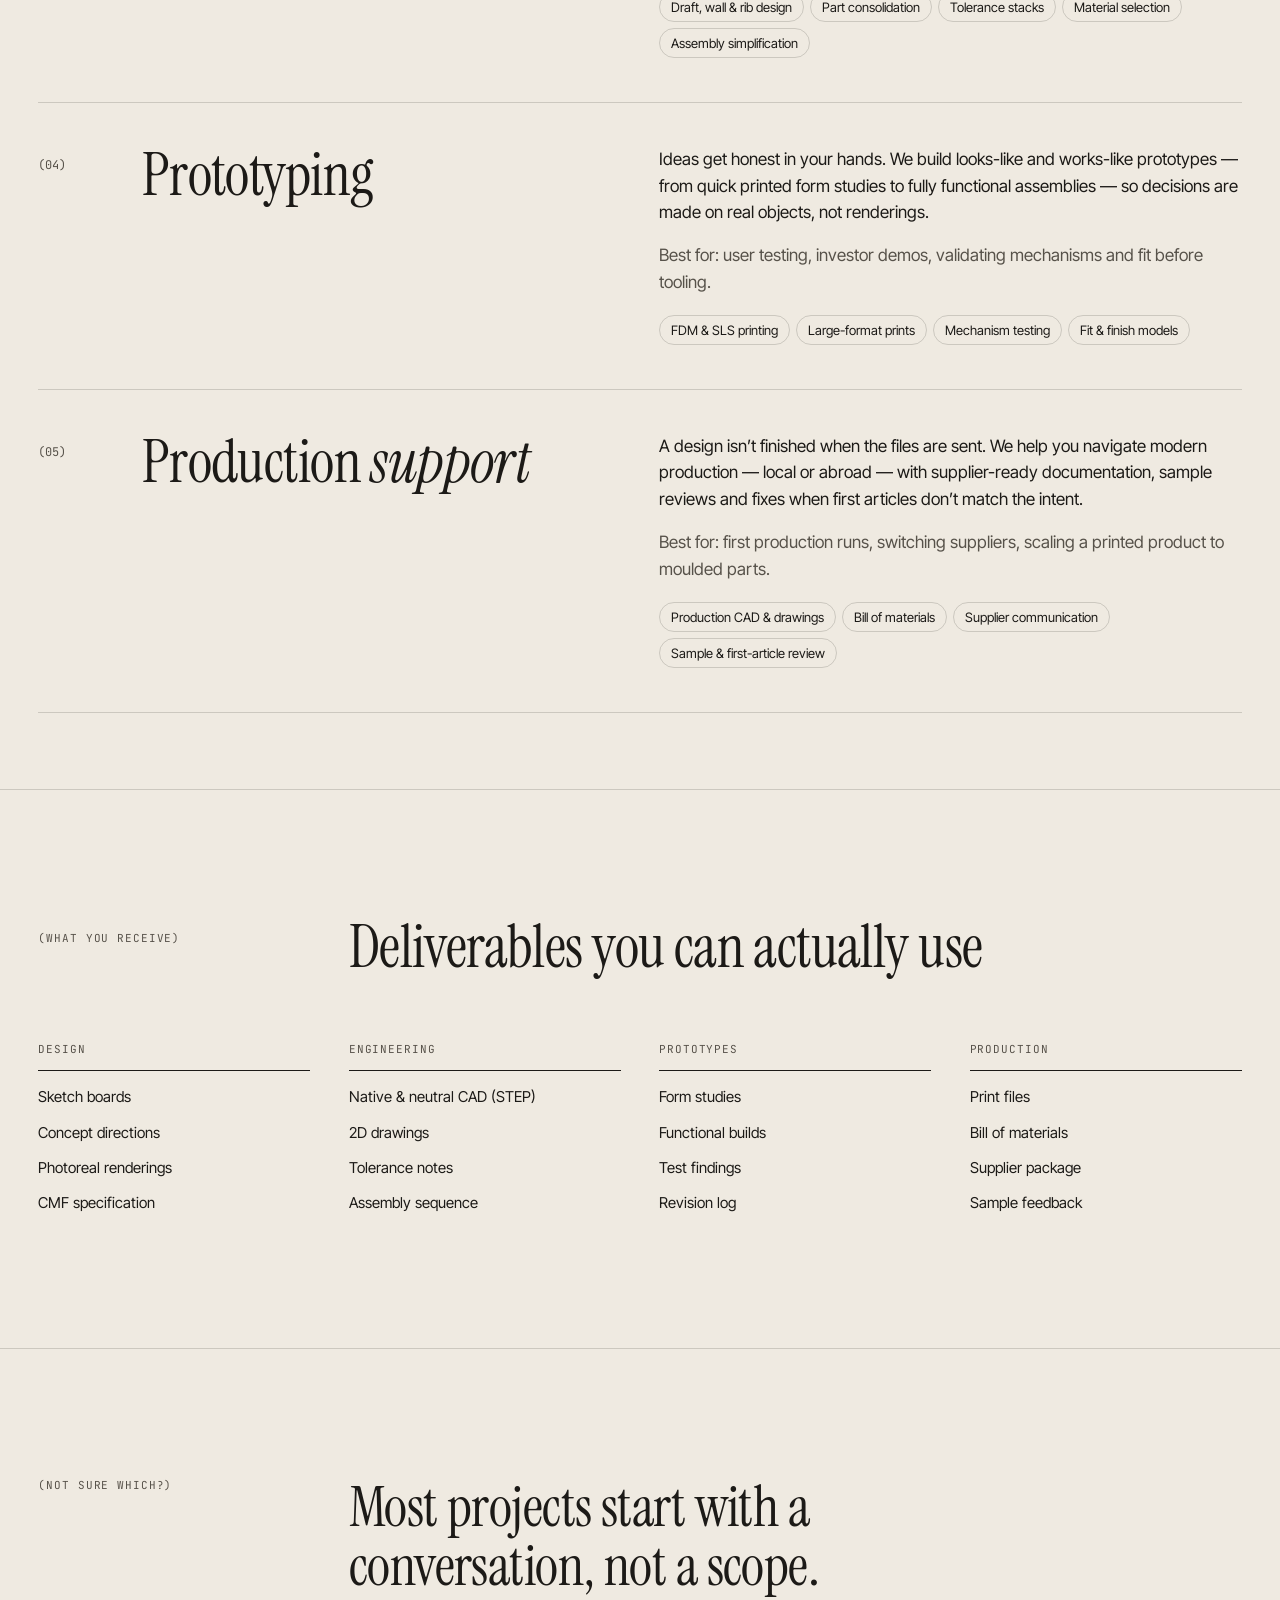
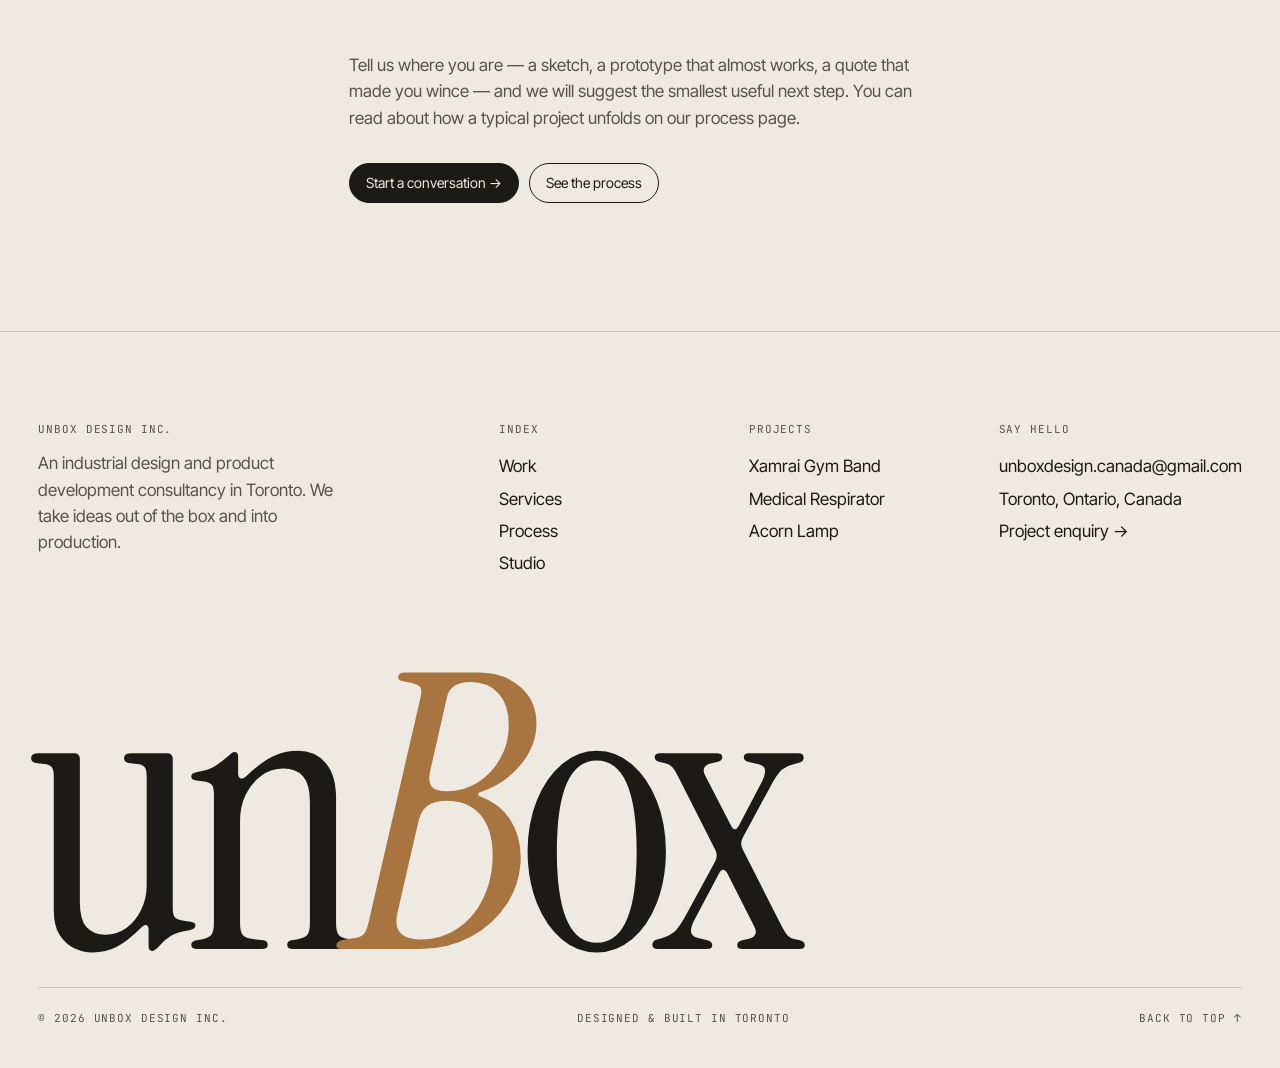
<file: services.html>
<!doctype html>
<html lang="en" class="no-js">
<head>
<meta charset="utf-8">
<meta name="viewport" content="width=device-width, initial-scale=1">
<title>Services — unBox Design Inc.</title>
<meta name="description" content="Product design, contract design, design for manufacturing, prototyping and production support from unBox Design Inc. in Toronto.">
<meta property="og:title" content="Services — unBox Design Inc.">
<meta property="og:description" content="Product design, contract design, design for manufacturing, prototyping and production support from unBox Design Inc. in Toronto.">
<meta property="og:type" content="website">
<meta name="theme-color" content="#efeae1">
<link rel="icon" href="assets/mark.svg" type="image/svg+xml">
<link rel="preconnect" href="https://fonts.googleapis.com">
<link rel="preconnect" href="https://fonts.gstatic.com" crossorigin>
<link href="https://fonts.googleapis.com/css2?family=Instrument+Serif:ital@0;1&family=Inter+Tight:wght@400;500;600&family=JetBrains+Mono:wght@400&display=swap" rel="stylesheet">
<link rel="stylesheet" href="css/style.css">
</head>
<body>
<a class="skip" href="#main">Skip to content</a>
<header class="site-header">
  <div class="wrap">
    <a class="brand" href="index.html" aria-label="unBox Design Inc. — home">
      <img class="brand-mark" src="assets/mark.svg" alt="">
      <span><i>un</i>Box</span>
    </a>
    <nav class="nav" aria-label="Primary">
      <a href="work/index.html">Work<sup>03</sup></a>
      <a href="services.html" aria-current="page">Services</a>
      <a href="process.html">Process</a>
      <a href="studio.html">Studio</a>
      <a href="contact.html">Contact</a>
    </nav>
    <div class="header-meta">
      <span class="label clock" data-clock>Toronto</span>
      <a class="btn-pill" href="contact.html">Start a project</a>
      <button class="menu-toggle" aria-expanded="false">Menu</button>
    </div>
  </div>
</header>
<main id="main">
<section class="case-hero">
  <div class="wrap">
    <div class="crumbs label"><a href="index.html">Index</a><span>/</span><span>Services</span></div>
    <h1 class="h1">Services, <em class="italic kraft">unpacked</em></h1>
    <div class="case-intro">
      <p class="lede">We take products from napkin sketch to market-ready prototype, keeping the design&rsquo;s integrity intact at every step &mdash; and keeping an eye on the factory floor the whole way.</p>
      <dl class="spec">
        <div><dt>Engagements</dt><dd>Full product development &middot; Contract design</dd></div>
        <div><dt>Clients</dt><dd>Founders, start-ups, product companies, makers</dd></div>
        <div><dt>Manufacturing</dt><dd>Local or overseas, low or high volume</dd></div>
        <div><dt>Based</dt><dd>Toronto, Canada &middot; working remotely worldwide</dd></div>
      </dl>
    </div>
  </div>
</section>

<section class="section-tight">
  <div class="wrap">
    <div class="svc-list">
      <div class="svc reveal" id="product-design">
        <span class="num">(01)</span>
        <h2 class="h2">Product <em class="italic">design</em></h2>
        <div class="desc">
          <p class="body-lg">Strategic, end-to-end product development. You bring the idea &mdash; or just the problem &mdash; and we carry it through research, concept, form, engineering and prototypes to a set of files a manufacturer can quote and build.</p>
          <p class="muted">Best for: new products, start-ups preparing to launch, companies extending a product line.</p>
          <ul><li>Research &amp; brief</li><li>Sketching &amp; concepts</li><li>Form &amp; CMF</li><li>3D CAD</li><li>Renderings</li><li>Prototypes</li></ul>
        </div>
      </div>
      <div class="svc reveal" id="contract-design">
        <span class="num">(02)</span>
        <h2 class="h2">Contract <em class="italic">design</em></h2>
        <div class="desc">
          <p class="body-lg">An industrial designer on your team without a full-time hire. We plug into your workflow, your CAD standards and your schedule &mdash; for a launch crunch, a specialist sub-assembly, or a project that needs a fresh pair of hands.</p>
          <p class="muted">Best for: in-house teams at capacity, agencies needing industrial design support, engineering firms needing form.</p>
          <ul><li>Hourly or project-based</li><li>Remote or on-site in the GTA</li><li>CAD clean-up &amp; rebuild</li><li>Design reviews</li></ul>
        </div>
      </div>
      <div class="svc reveal" id="dfm">
        <span class="num">(03)</span>
        <h2 class="h2">Design for <em class="italic">manufacturing</em></h2>
        <div class="desc">
          <p class="body-lg">Where good-looking concepts usually go to die &mdash; and where we like to work most. We optimise parts, materials and assemblies to reduce production cost and risk without sanding the character off the design.</p>
          <p class="muted">Best for: designs that are &ldquo;almost there&rdquo;, quotes that came back too high, parts that won&rsquo;t mould or print cleanly.</p>
          <ul><li>Draft, wall &amp; rib design</li><li>Part consolidation</li><li>Tolerance stacks</li><li>Material selection</li><li>Assembly simplification</li></ul>
        </div>
      </div>
      <div class="svc reveal" id="prototyping">
        <span class="num">(04)</span>
        <h2 class="h2">Prototyping</h2>
        <div class="desc">
          <p class="body-lg">Ideas get honest in your hands. We build looks-like and works-like prototypes &mdash; from quick printed form studies to fully functional assemblies &mdash; so decisions are made on real objects, not renderings.</p>
          <p class="muted">Best for: user testing, investor demos, validating mechanisms and fit before tooling.</p>
          <ul><li>FDM &amp; SLS printing</li><li>Large-format prints</li><li>Mechanism testing</li><li>Fit &amp; finish models</li></ul>
        </div>
      </div>
      <div class="svc reveal" id="production">
        <span class="num">(05)</span>
        <h2 class="h2">Production <em class="italic">support</em></h2>
        <div class="desc">
          <p class="body-lg">A design isn&rsquo;t finished when the files are sent. We help you navigate modern production &mdash; local or abroad &mdash; with supplier-ready documentation, sample reviews and fixes when first articles don&rsquo;t match the intent.</p>
          <p class="muted">Best for: first production runs, switching suppliers, scaling a printed product to moulded parts.</p>
          <ul><li>Production CAD &amp; drawings</li><li>Bill of materials</li><li>Supplier communication</li><li>Sample &amp; first-article review</li></ul>
        </div>
      </div>
    </div>
  </div>
</section>

<section class="section rule">
  <div class="wrap">
    <div class="section-head">
      <span class="label">(What you receive)</span>
      <h2 class="h2 reveal">Deliverables you can actually use</h2>
    </div>
    <div class="toolkit">
      <div class="reveal"><h4>Design</h4><ul><li>Sketch boards</li><li>Concept directions</li><li>Photoreal renderings</li><li>CMF specification</li></ul></div>
      <div class="reveal"><h4>Engineering</h4><ul><li>Native &amp; neutral CAD (STEP)</li><li>2D drawings</li><li>Tolerance notes</li><li>Assembly sequence</li></ul></div>
      <div class="reveal"><h4>Prototypes</h4><ul><li>Form studies</li><li>Functional builds</li><li>Test findings</li><li>Revision log</li></ul></div>
      <div class="reveal"><h4>Production</h4><ul><li>Print files</li><li>Bill of materials</li><li>Supplier package</li><li>Sample feedback</li></ul></div>
    </div>
  </div>
</section>

<section class="section rule">
  <div class="wrap split">
    <div class="a label">(Not sure which?)</div>
    <div class="b-narrow">
      <p class="statement reveal">Most projects start with a conversation, not a scope.</p>
      <p class="body-lg muted mt-m reveal">Tell us where you are &mdash; a sketch, a prototype that almost works, a quote that made you wince &mdash; and we will suggest the smallest useful next step. You can read about how a typical project unfolds on our process page.</p>
      <div class="mt-m reveal" style="display:flex;gap:10px;flex-wrap:wrap">
        <a class="btn-pill solid" href="contact.html">Start a conversation &rarr;</a>
        <a class="btn-pill" href="process.html">See the process</a>
      </div>
    </div>
  </div>
</section>
</main>
<footer class="site-footer">
  <div class="wrap">
    <div class="foot-cols">
      <div>
        <span class="label">unBox Design Inc.</span>
        <p class="blurb">An industrial design and product development consultancy in Toronto. We take ideas out of the box and into production.</p>
      </div>
      <div>
        <span class="label">Index</span>
        <ul>
          <li><a href="work/index.html">Work</a></li>
          <li><a href="services.html">Services</a></li>
          <li><a href="process.html">Process</a></li>
          <li><a href="studio.html">Studio</a></li>
        </ul>
      </div>
      <div>
        <span class="label">Projects</span>
        <ul>
          <li><a href="work/xamrai-gym-band.html">Xamrai Gym Band</a></li>
          <li><a href="work/covid-respirator.html">Medical Respirator</a></li>
          <li><a href="work/acorn-lamp.html">Acorn Lamp</a></li>
        </ul>
      </div>
      <div>
        <span class="label">Say hello</span>
        <ul>
          <li><a href="mailto:unboxdesign.canada@gmail.com">unboxdesign.canada@gmail.com</a></li>
          <li>Toronto, Ontario, Canada</li>
          <li><a href="contact.html">Project enquiry &rarr;</a></li>
        </ul>
      </div>
    </div>
    <div class="wordmark" aria-hidden="true">un<em>B</em>ox</div>
    <div class="foot-bottom label">
      <span>&copy; <span data-year>2026</span> unBox Design Inc.</span>
      <span>Designed &amp; built in Toronto</span>
      <a href="#main">Back to top &uarr;</a>
    </div>
  </div>
</footer>
<script src="js/main.js"></script>
</body>
</html>
</file>
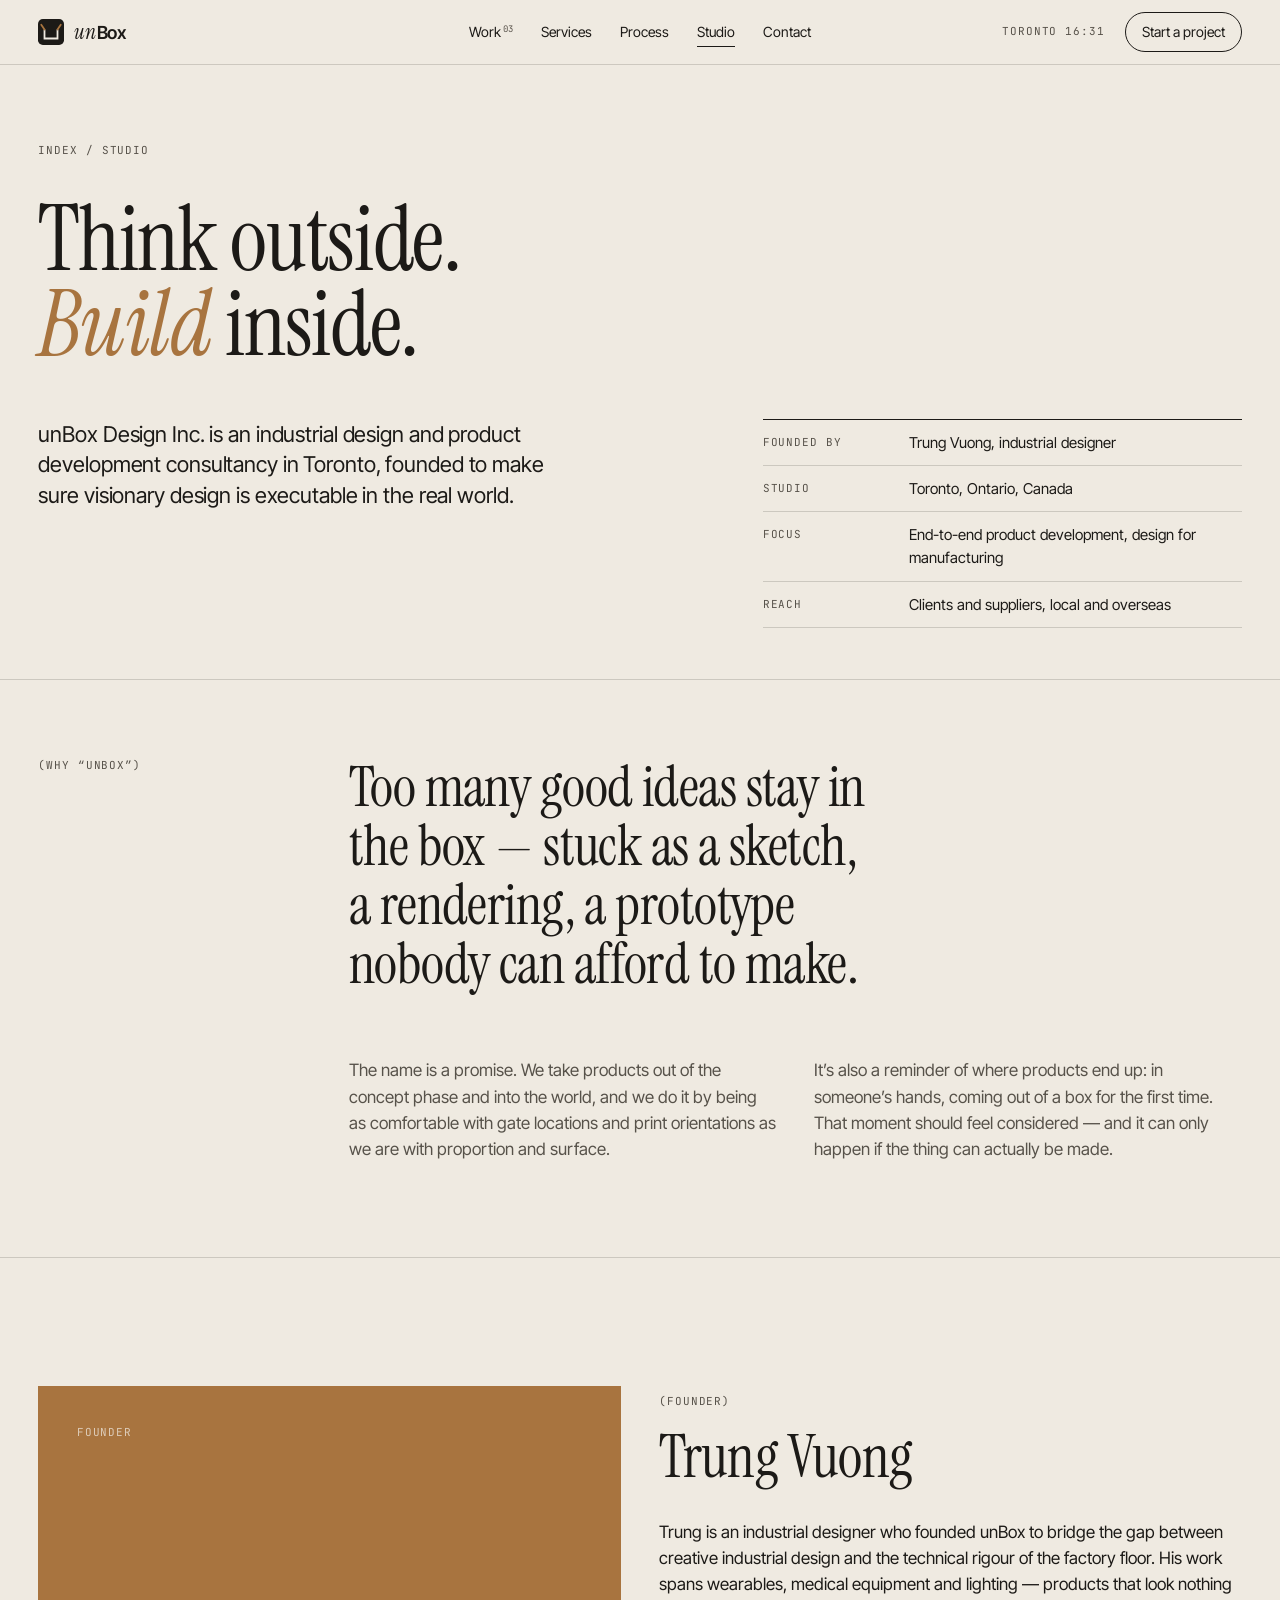
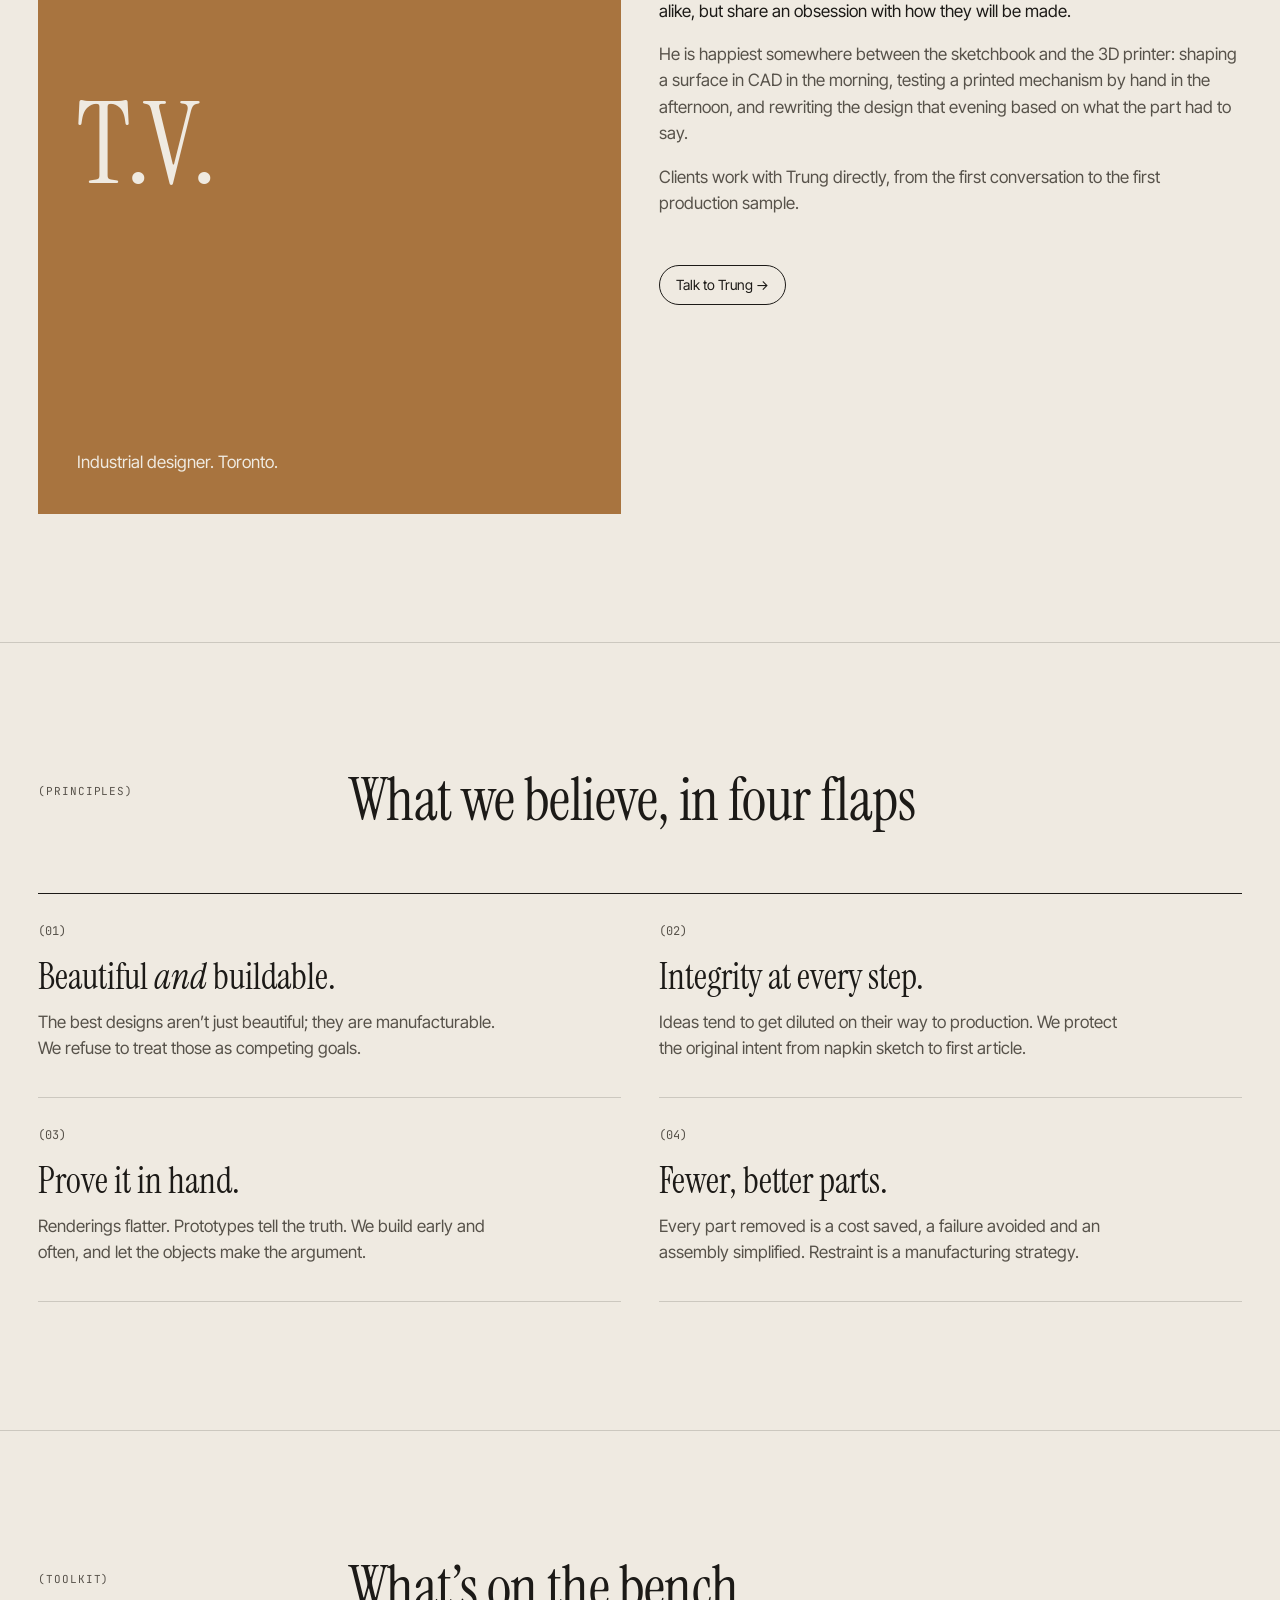
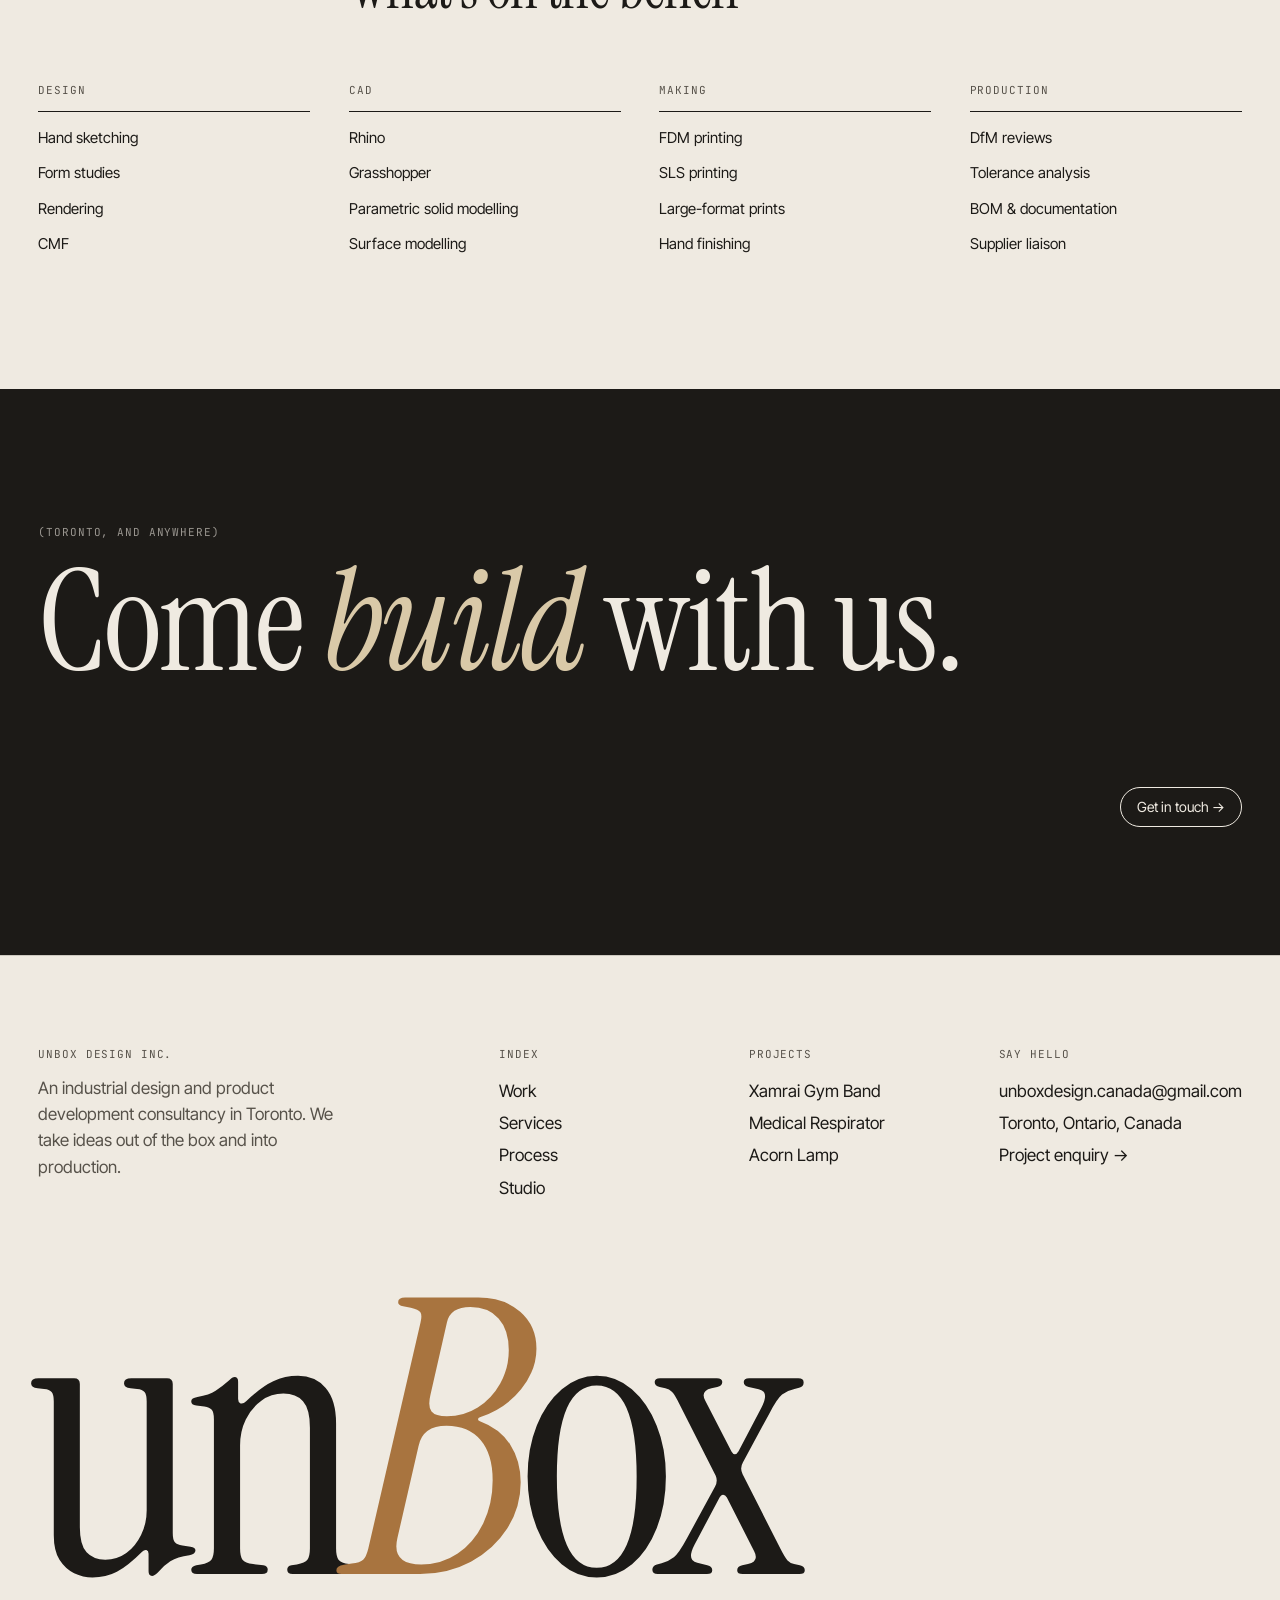
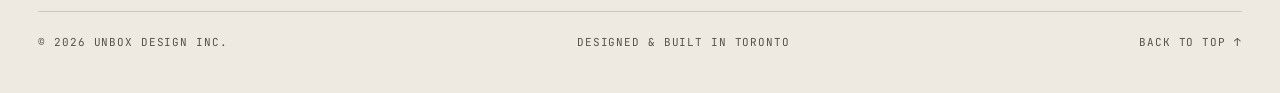
<file: studio.html>
<!doctype html>
<html lang="en" class="no-js">
<head>
<meta charset="utf-8">
<meta name="viewport" content="width=device-width, initial-scale=1">
<title>Studio — unBox Design Inc.</title>
<meta name="description" content="unBox Design Inc. is a Toronto industrial design consultancy founded by industrial designer Trung Vuong, bridging creative design and the technical rigours of the factory floor.">
<meta property="og:title" content="Studio — unBox Design Inc.">
<meta property="og:description" content="unBox Design Inc. is a Toronto industrial design consultancy founded by industrial designer Trung Vuong, bridging creative design and the technical rigours of the factory floor.">
<meta property="og:type" content="website">
<meta name="theme-color" content="#efeae1">
<link rel="icon" href="assets/mark.svg" type="image/svg+xml">
<link rel="preconnect" href="https://fonts.googleapis.com">
<link rel="preconnect" href="https://fonts.gstatic.com" crossorigin>
<link href="https://fonts.googleapis.com/css2?family=Instrument+Serif:ital@0;1&family=Inter+Tight:wght@400;500;600&family=JetBrains+Mono:wght@400&display=swap" rel="stylesheet">
<link rel="stylesheet" href="css/style.css">
</head>
<body>
<a class="skip" href="#main">Skip to content</a>
<header class="site-header">
  <div class="wrap">
    <a class="brand" href="index.html" aria-label="unBox Design Inc. — home">
      <img class="brand-mark" src="assets/mark.svg" alt="">
      <span><i>un</i>Box</span>
    </a>
    <nav class="nav" aria-label="Primary">
      <a href="work/index.html">Work<sup>03</sup></a>
      <a href="services.html">Services</a>
      <a href="process.html">Process</a>
      <a href="studio.html" aria-current="page">Studio</a>
      <a href="contact.html">Contact</a>
    </nav>
    <div class="header-meta">
      <span class="label clock" data-clock>Toronto</span>
      <a class="btn-pill" href="contact.html">Start a project</a>
      <button class="menu-toggle" aria-expanded="false">Menu</button>
    </div>
  </div>
</header>
<main id="main">
<section class="case-hero">
  <div class="wrap">
    <div class="crumbs label"><a href="index.html">Index</a><span>/</span><span>Studio</span></div>
    <h1 class="h1">Think outside. <em class="italic kraft">Build</em> inside.</h1>
    <div class="case-intro">
      <p class="lede">unBox Design Inc. is an industrial design and product development consultancy in Toronto, founded to make sure visionary design is executable in the real world.</p>
      <dl class="spec">
        <div><dt>Founded by</dt><dd>Trung Vuong, industrial designer</dd></div>
        <div><dt>Studio</dt><dd>Toronto, Ontario, Canada</dd></div>
        <div><dt>Focus</dt><dd>End-to-end product development, design for manufacturing</dd></div>
        <div><dt>Reach</dt><dd>Clients and suppliers, local and overseas</dd></div>
      </dl>
    </div>
  </div>
</section>

<section class="section-tight rule">
  <div class="wrap split">
    <div class="a label">(Why &ldquo;unBox&rdquo;)</div>
    <div class="b">
      <p class="statement reveal">Too many good ideas stay in the box &mdash; stuck as a sketch, a rendering, a prototype nobody can afford to make.</p>
      <div class="split mt-l">
        <p class="left-half body-lg muted reveal">The name is a promise. We take products out of the concept phase and into the world, and we do it by being as comfortable with gate locations and print orientations as we are with proportion and surface.</p>
        <p class="c body-lg muted reveal">It&rsquo;s also a reminder of where products end up: in someone&rsquo;s hands, coming out of a box for the first time. That moment should feel considered &mdash; and it can only happen if the thing can actually be made.</p>
      </div>
    </div>
  </div>
</section>

<section class="section rule">
  <div class="wrap">
    <div class="split">
      <div class="left-half">
        <div class="plate kraft portrait reveal"><div class="figure-text"><span class="label">Founder</span><span class="big">T.V.</span><p>Industrial designer. Toronto.</p></div></div>
      </div>
      <div class="c">
        <span class="label">(Founder)</span>
        <h2 class="h2 mt-s reveal">Trung Vuong</h2>
        <p class="body-lg mt-m reveal">Trung is an industrial designer who founded unBox to bridge the gap between creative industrial design and the technical rigour of the factory floor. His work spans wearables, medical equipment and lighting &mdash; products that look nothing alike, but share an obsession with how they will be made.</p>
        <p class="body-lg muted reveal">He is happiest somewhere between the sketchbook and the 3D printer: shaping a surface in CAD in the morning, testing a printed mechanism by hand in the afternoon, and rewriting the design that evening based on what the part had to say.</p>
        <p class="body-lg muted reveal">Clients work with Trung directly, from the first conversation to the first production sample.</p>
        <a class="btn-pill mt-m reveal" href="contact.html">Talk to Trung &rarr;</a>
      </div>
    </div>
  </div>
</section>

<section class="section rule">
  <div class="wrap">
    <div class="section-head">
      <span class="label">(Principles)</span>
      <h2 class="h2 reveal">What we believe, in four flaps</h2>
    </div>
    <div class="principles">
      <div class="reveal"><h3>Beautiful <em class="italic">and</em> buildable.</h3><p>The best designs aren&rsquo;t just beautiful; they are manufacturable. We refuse to treat those as competing goals.</p></div>
      <div class="reveal"><h3>Integrity at every step.</h3><p>Ideas tend to get diluted on their way to production. We protect the original intent from napkin sketch to first article.</p></div>
      <div class="reveal"><h3>Prove it in hand.</h3><p>Renderings flatter. Prototypes tell the truth. We build early and often, and let the objects make the argument.</p></div>
      <div class="reveal"><h3>Fewer, better parts.</h3><p>Every part removed is a cost saved, a failure avoided and an assembly simplified. Restraint is a manufacturing strategy.</p></div>
    </div>
  </div>
</section>

<section class="section rule">
  <div class="wrap">
    <div class="section-head">
      <span class="label">(Toolkit)</span>
      <h2 class="h2 reveal">What&rsquo;s on the bench</h2>
    </div>
    <div class="toolkit">
      <div class="reveal"><h4>Design</h4><ul><li>Hand sketching</li><li>Form studies</li><li>Rendering</li><li>CMF</li></ul></div>
      <div class="reveal"><h4>CAD</h4><ul><li>Rhino</li><li>Grasshopper</li><li>Parametric solid modelling</li><li>Surface modelling</li></ul></div>
      <div class="reveal"><h4>Making</h4><ul><li>FDM printing</li><li>SLS printing</li><li>Large-format prints</li><li>Hand finishing</li></ul></div>
      <div class="reveal"><h4>Production</h4><ul><li>DfM reviews</li><li>Tolerance analysis</li><li>BOM &amp; documentation</li><li>Supplier liaison</li></ul></div>
    </div>
  </div>
</section>

<section class="section cta-band">
  <div class="wrap cta-inner">
    <div>
      <span class="label">(Toronto, and anywhere)</span>
      <p class="display mt-s">Come <em class="italic">build</em> with us.</p>
    </div>
    <a class="btn-pill" href="contact.html">Get in touch &rarr;</a>
  </div>
</section>
</main>
<footer class="site-footer">
  <div class="wrap">
    <div class="foot-cols">
      <div>
        <span class="label">unBox Design Inc.</span>
        <p class="blurb">An industrial design and product development consultancy in Toronto. We take ideas out of the box and into production.</p>
      </div>
      <div>
        <span class="label">Index</span>
        <ul>
          <li><a href="work/index.html">Work</a></li>
          <li><a href="services.html">Services</a></li>
          <li><a href="process.html">Process</a></li>
          <li><a href="studio.html">Studio</a></li>
        </ul>
      </div>
      <div>
        <span class="label">Projects</span>
        <ul>
          <li><a href="work/xamrai-gym-band.html">Xamrai Gym Band</a></li>
          <li><a href="work/covid-respirator.html">Medical Respirator</a></li>
          <li><a href="work/acorn-lamp.html">Acorn Lamp</a></li>
        </ul>
      </div>
      <div>
        <span class="label">Say hello</span>
        <ul>
          <li><a href="mailto:unboxdesign.canada@gmail.com">unboxdesign.canada@gmail.com</a></li>
          <li>Toronto, Ontario, Canada</li>
          <li><a href="contact.html">Project enquiry &rarr;</a></li>
        </ul>
      </div>
    </div>
    <div class="wordmark" aria-hidden="true">un<em>B</em>ox</div>
    <div class="foot-bottom label">
      <span>&copy; <span data-year>2026</span> unBox Design Inc.</span>
      <span>Designed &amp; built in Toronto</span>
      <a href="#main">Back to top &uarr;</a>
    </div>
  </div>
</footer>
<script src="js/main.js"></script>
</body>
</html>
</file>
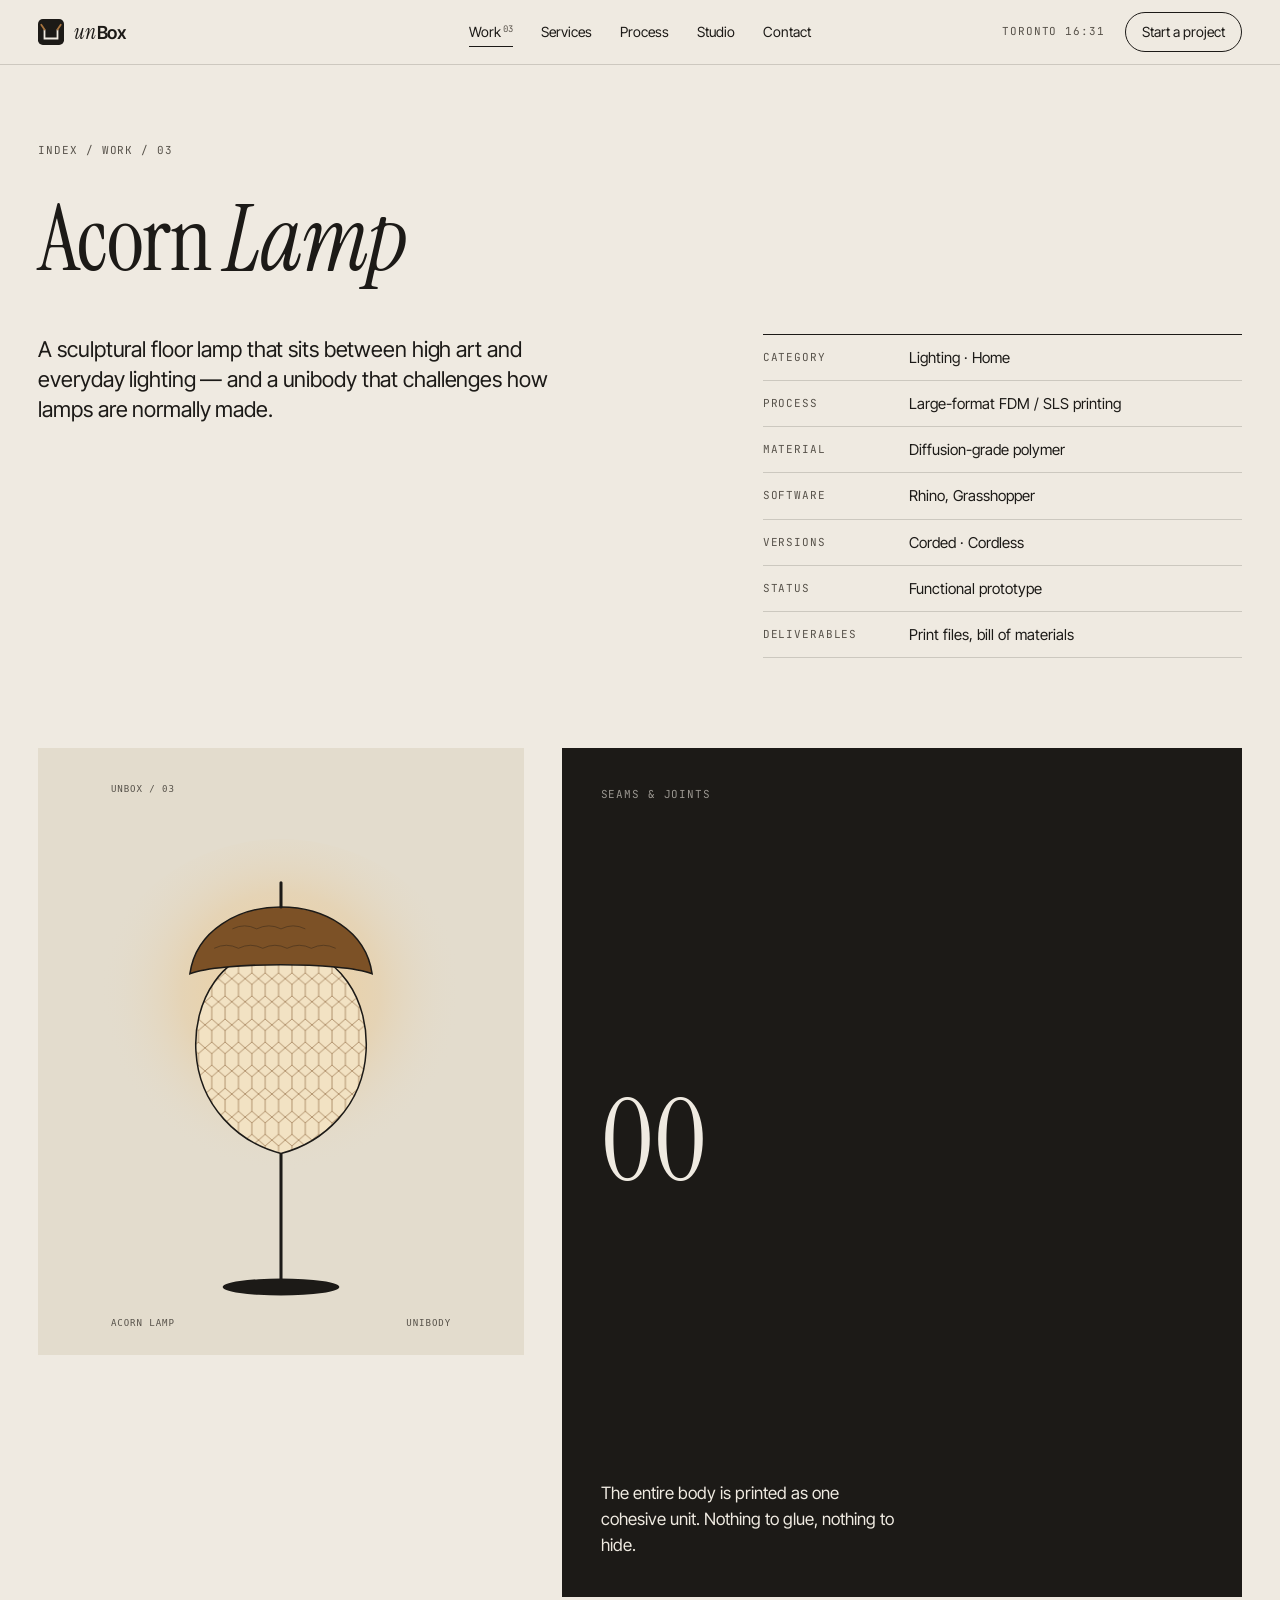
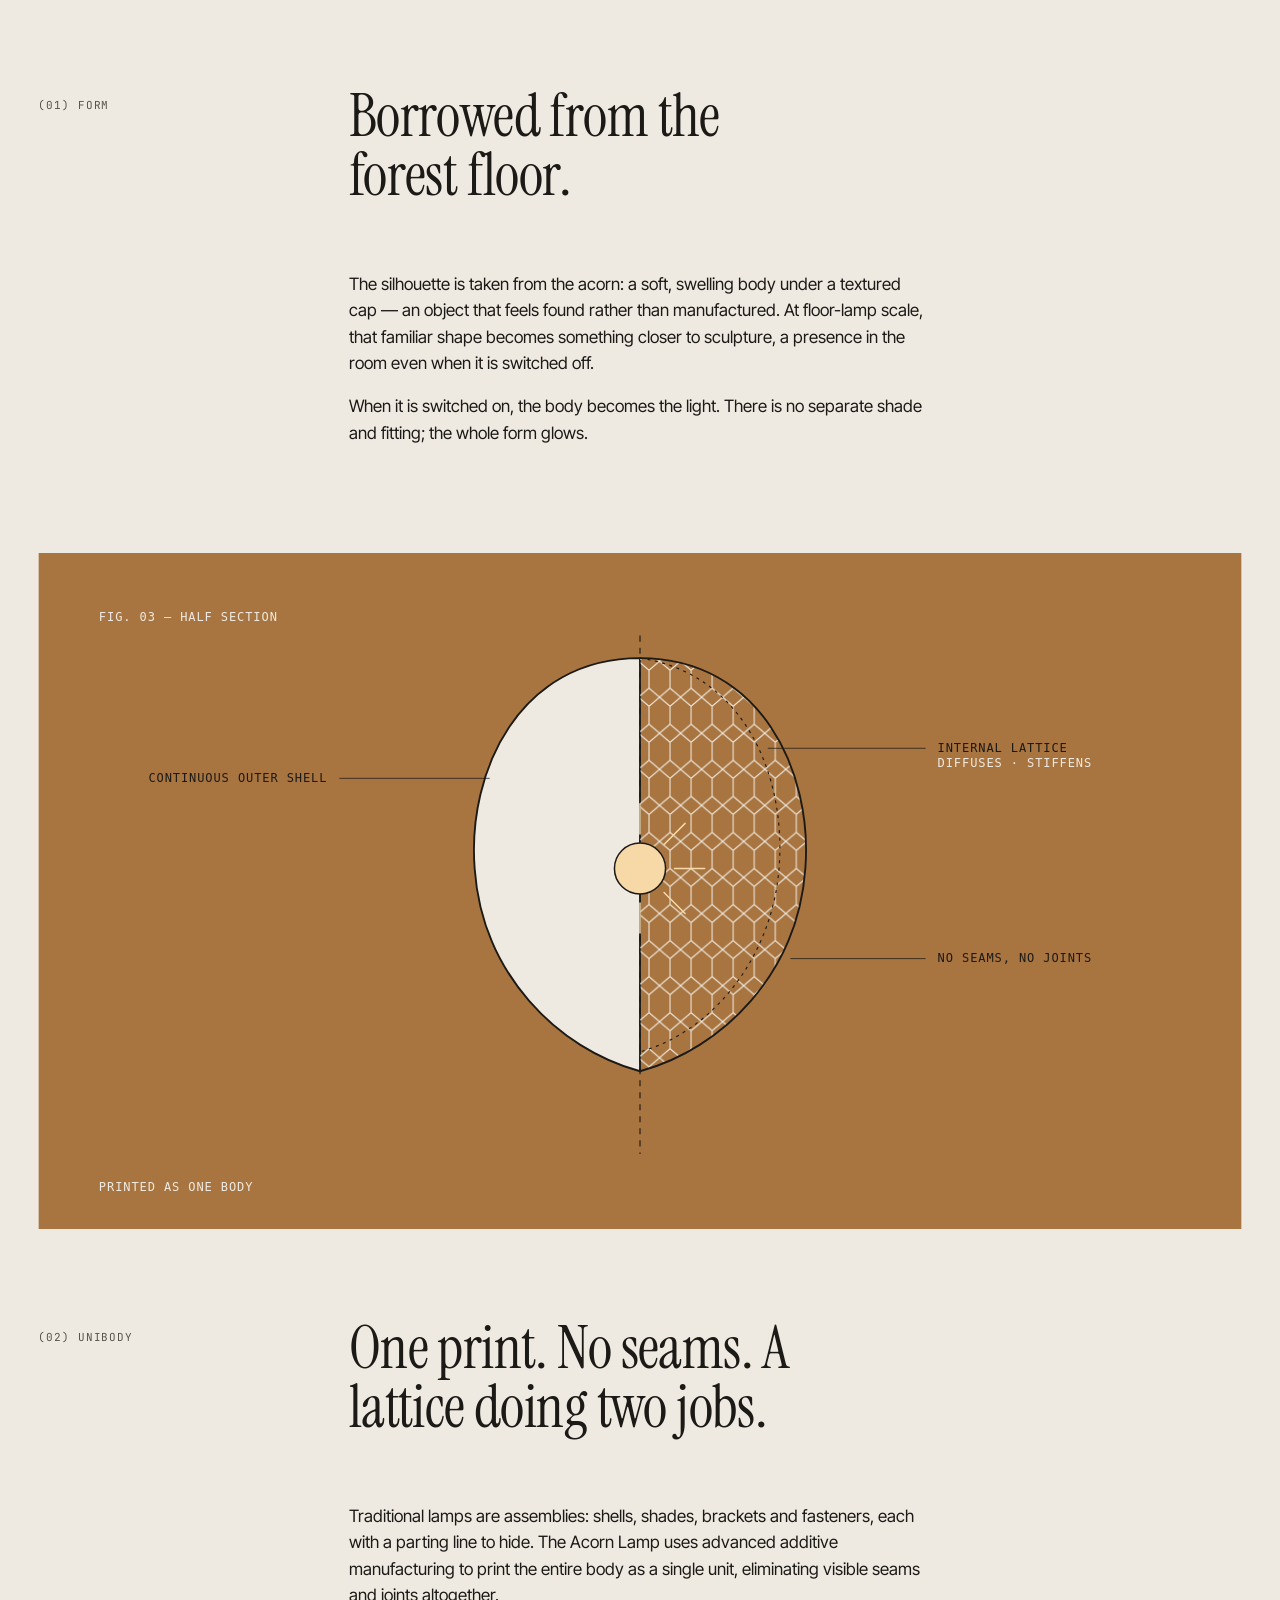
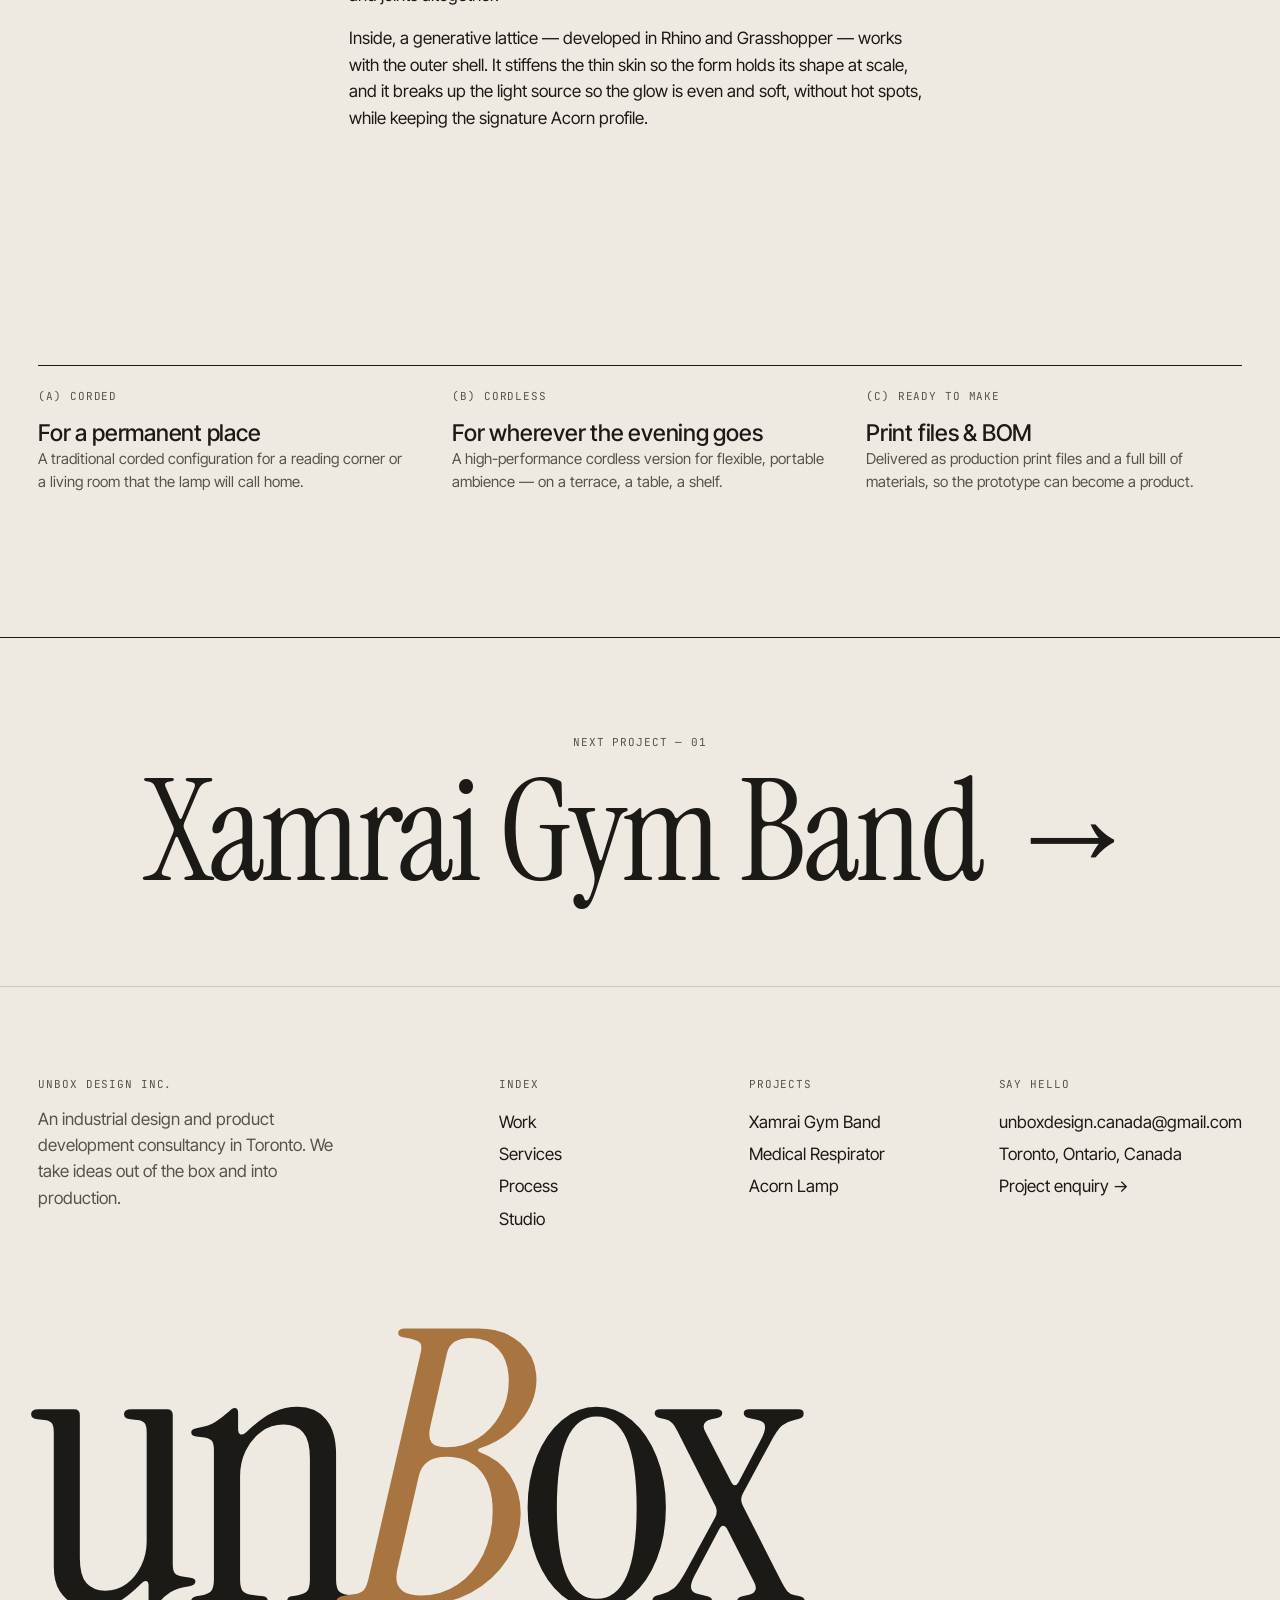
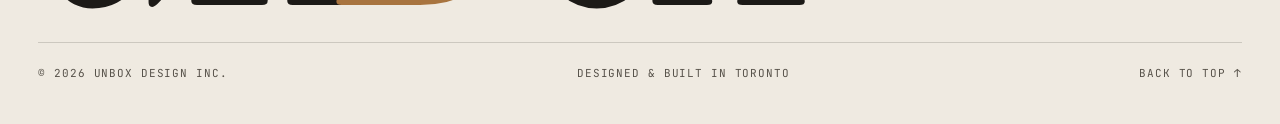
<file: work/acorn-lamp.html>
<!doctype html>
<html lang="en" class="no-js">
<head>
<meta charset="utf-8">
<meta name="viewport" content="width=device-width, initial-scale=1">
<title>Acorn Lamp — unBox Design Inc.</title>
<meta name="description" content="A sculptural floor lamp prototype with a seamless unibody shell, printed in one piece with an internal lattice for light diffusion. Corded and cordless versions.">
<meta property="og:title" content="Acorn Lamp — unBox Design Inc.">
<meta property="og:description" content="A sculptural floor lamp prototype with a seamless unibody shell, printed in one piece with an internal lattice for light diffusion. Corded and cordless versions.">
<meta property="og:type" content="website">
<meta name="theme-color" content="#efeae1">
<link rel="icon" href="../assets/mark.svg" type="image/svg+xml">
<link rel="preconnect" href="https://fonts.googleapis.com">
<link rel="preconnect" href="https://fonts.gstatic.com" crossorigin>
<link href="https://fonts.googleapis.com/css2?family=Instrument+Serif:ital@0;1&family=Inter+Tight:wght@400;500;600&family=JetBrains+Mono:wght@400&display=swap" rel="stylesheet">
<link rel="stylesheet" href="../css/style.css">
</head>
<body>
<a class="skip" href="#main">Skip to content</a>
<header class="site-header">
  <div class="wrap">
    <a class="brand" href="../index.html" aria-label="unBox Design Inc. — home">
      <img class="brand-mark" src="../assets/mark.svg" alt="">
      <span><i>un</i>Box</span>
    </a>
    <nav class="nav" aria-label="Primary">
      <a href="../work/index.html" aria-current="page">Work<sup>03</sup></a>
      <a href="../services.html">Services</a>
      <a href="../process.html">Process</a>
      <a href="../studio.html">Studio</a>
      <a href="../contact.html">Contact</a>
    </nav>
    <div class="header-meta">
      <span class="label clock" data-clock>Toronto</span>
      <a class="btn-pill" href="../contact.html">Start a project</a>
      <button class="menu-toggle" aria-expanded="false">Menu</button>
    </div>
  </div>
</header>
<main id="main">
<section class="case-hero">
  <div class="wrap">
    <div class="crumbs label"><a href="../index.html">Index</a><span>/</span><a href="index.html">Work</a><span>/</span><span>03</span></div>
    <h1 class="h1">Acorn <em class="italic">Lamp</em></h1>
    <div class="case-intro">
      <p class="lede">A sculptural floor lamp that sits between high art and everyday lighting &mdash; and a unibody that challenges how lamps are normally made.</p>
      <dl class="spec">
        <div><dt>Category</dt><dd>Lighting &middot; Home</dd></div>
        <div><dt>Process</dt><dd>Large-format FDM / SLS printing</dd></div>
        <div><dt>Material</dt><dd>Diffusion-grade polymer</dd></div>
        <div><dt>Software</dt><dd>Rhino, Grasshopper</dd></div>
        <div><dt>Versions</dt><dd>Corded &middot; Cordless</dd></div>
        <div><dt>Status</dt><dd>Functional prototype</dd></div>
        <div><dt>Deliverables</dt><dd>Print files, bill of materials</dd></div>
      </dl>
    </div>
  </div>
</section>

<section>
  <div class="wrap">
    <div class="pair">
      <figure class="plate tall reveal" style="margin:0"><img src="../assets/acorn.svg" alt="Acorn Lamp, glowing"></figure>
      <div class="plate dark tall reveal"><div class="figure-text"><span class="label">Seams &amp; joints</span><span class="big">00</span><p>The entire body is printed as one cohesive unit. Nothing to glue, nothing to hide.</p></div></div>
    </div>
  </div>
</section>

<section>
  <div class="wrap chapter">
    <span class="label">(01) Form</span>
    <h2 class="h2 reveal">Borrowed from the forest floor.</h2>
    <div class="text reveal">
      <p>The silhouette is taken from the acorn: a soft, swelling body under a textured cap &mdash; an object that feels found rather than manufactured. At floor-lamp scale, that familiar shape becomes something closer to sculpture, a presence in the room even when it is switched off.</p>
      <p>When it is switched on, the body becomes the light. There is no separate shade and fitting; the whole form glows.</p>
    </div>
  </div>
</section>

<section>
  <div class="wrap">
    <figure class="plate full reveal" style="margin:0"><img src="../assets/acorn-section.svg" alt="Half section through the Acorn Lamp showing the internal lattice"></figure>
  </div>
</section>

<section>
  <div class="wrap chapter">
    <span class="label">(02) Unibody</span>
    <h2 class="h2 reveal">One print. No seams. A lattice doing two jobs.</h2>
    <div class="text reveal">
      <p>Traditional lamps are assemblies: shells, shades, brackets and fasteners, each with a parting line to hide. The Acorn Lamp uses advanced additive manufacturing to print the entire body as a single unit, eliminating visible seams and joints altogether.</p>
      <p>Inside, a generative lattice &mdash; developed in Rhino and Grasshopper &mdash; works with the outer shell. It stiffens the thin skin so the form holds its shape at scale, and it breaks up the light source so the glow is even and soft, without hot spots, while keeping the signature Acorn profile.</p>
    </div>
  </div>
</section>

<section class="section">
  <div class="wrap">
    <div class="feature-list">
      <div class="reveal"><span class="label">(a) Corded</span><h3 class="h3">For a permanent place</h3><p>A traditional corded configuration for a reading corner or a living room that the lamp will call home.</p></div>
      <div class="reveal"><span class="label">(b) Cordless</span><h3 class="h3">For wherever the evening goes</h3><p>A high-performance cordless version for flexible, portable ambience &mdash; on a terrace, a table, a shelf.</p></div>
      <div class="reveal"><span class="label">(c) Ready to make</span><h3 class="h3">Print files &amp; BOM</h3><p>Delivered as production print files and a full bill of materials, so the prototype can become a product.</p></div>
    </div>
  </div>
</section>

<a class="next-project" href="xamrai-gym-band.html">
  <span class="label">Next project &mdash; 01</span>
  <span class="display">Xamrai Gym Band &rarr;</span>
</a>
</main>
<footer class="site-footer">
  <div class="wrap">
    <div class="foot-cols">
      <div>
        <span class="label">unBox Design Inc.</span>
        <p class="blurb">An industrial design and product development consultancy in Toronto. We take ideas out of the box and into production.</p>
      </div>
      <div>
        <span class="label">Index</span>
        <ul>
          <li><a href="../work/index.html">Work</a></li>
          <li><a href="../services.html">Services</a></li>
          <li><a href="../process.html">Process</a></li>
          <li><a href="../studio.html">Studio</a></li>
        </ul>
      </div>
      <div>
        <span class="label">Projects</span>
        <ul>
          <li><a href="../work/xamrai-gym-band.html">Xamrai Gym Band</a></li>
          <li><a href="../work/covid-respirator.html">Medical Respirator</a></li>
          <li><a href="../work/acorn-lamp.html">Acorn Lamp</a></li>
        </ul>
      </div>
      <div>
        <span class="label">Say hello</span>
        <ul>
          <li><a href="mailto:unboxdesign.canada@gmail.com">unboxdesign.canada@gmail.com</a></li>
          <li>Toronto, Ontario, Canada</li>
          <li><a href="../contact.html">Project enquiry &rarr;</a></li>
        </ul>
      </div>
    </div>
    <div class="wordmark" aria-hidden="true">un<em>B</em>ox</div>
    <div class="foot-bottom label">
      <span>&copy; <span data-year>2026</span> unBox Design Inc.</span>
      <span>Designed &amp; built in Toronto</span>
      <a href="#main">Back to top &uarr;</a>
    </div>
  </div>
</footer>
<script src="../js/main.js"></script>
</body>
</html>
</file>
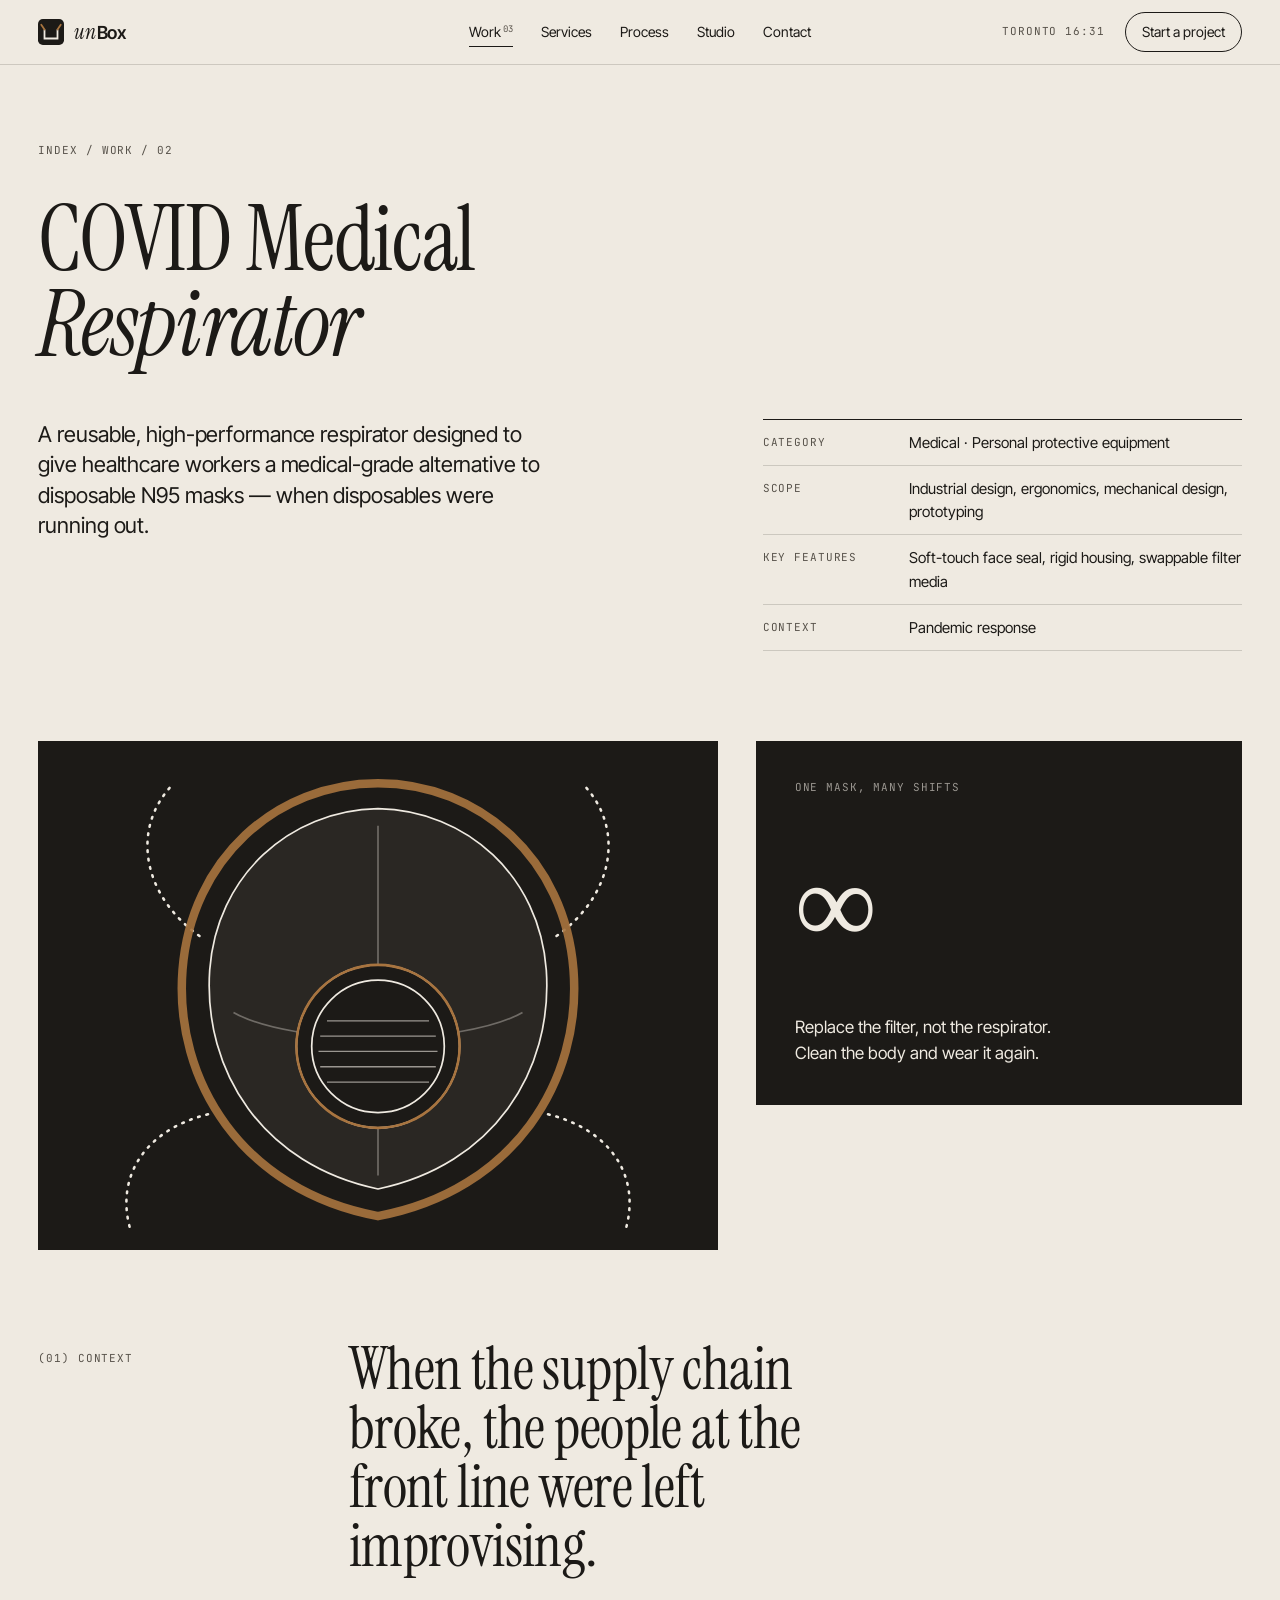
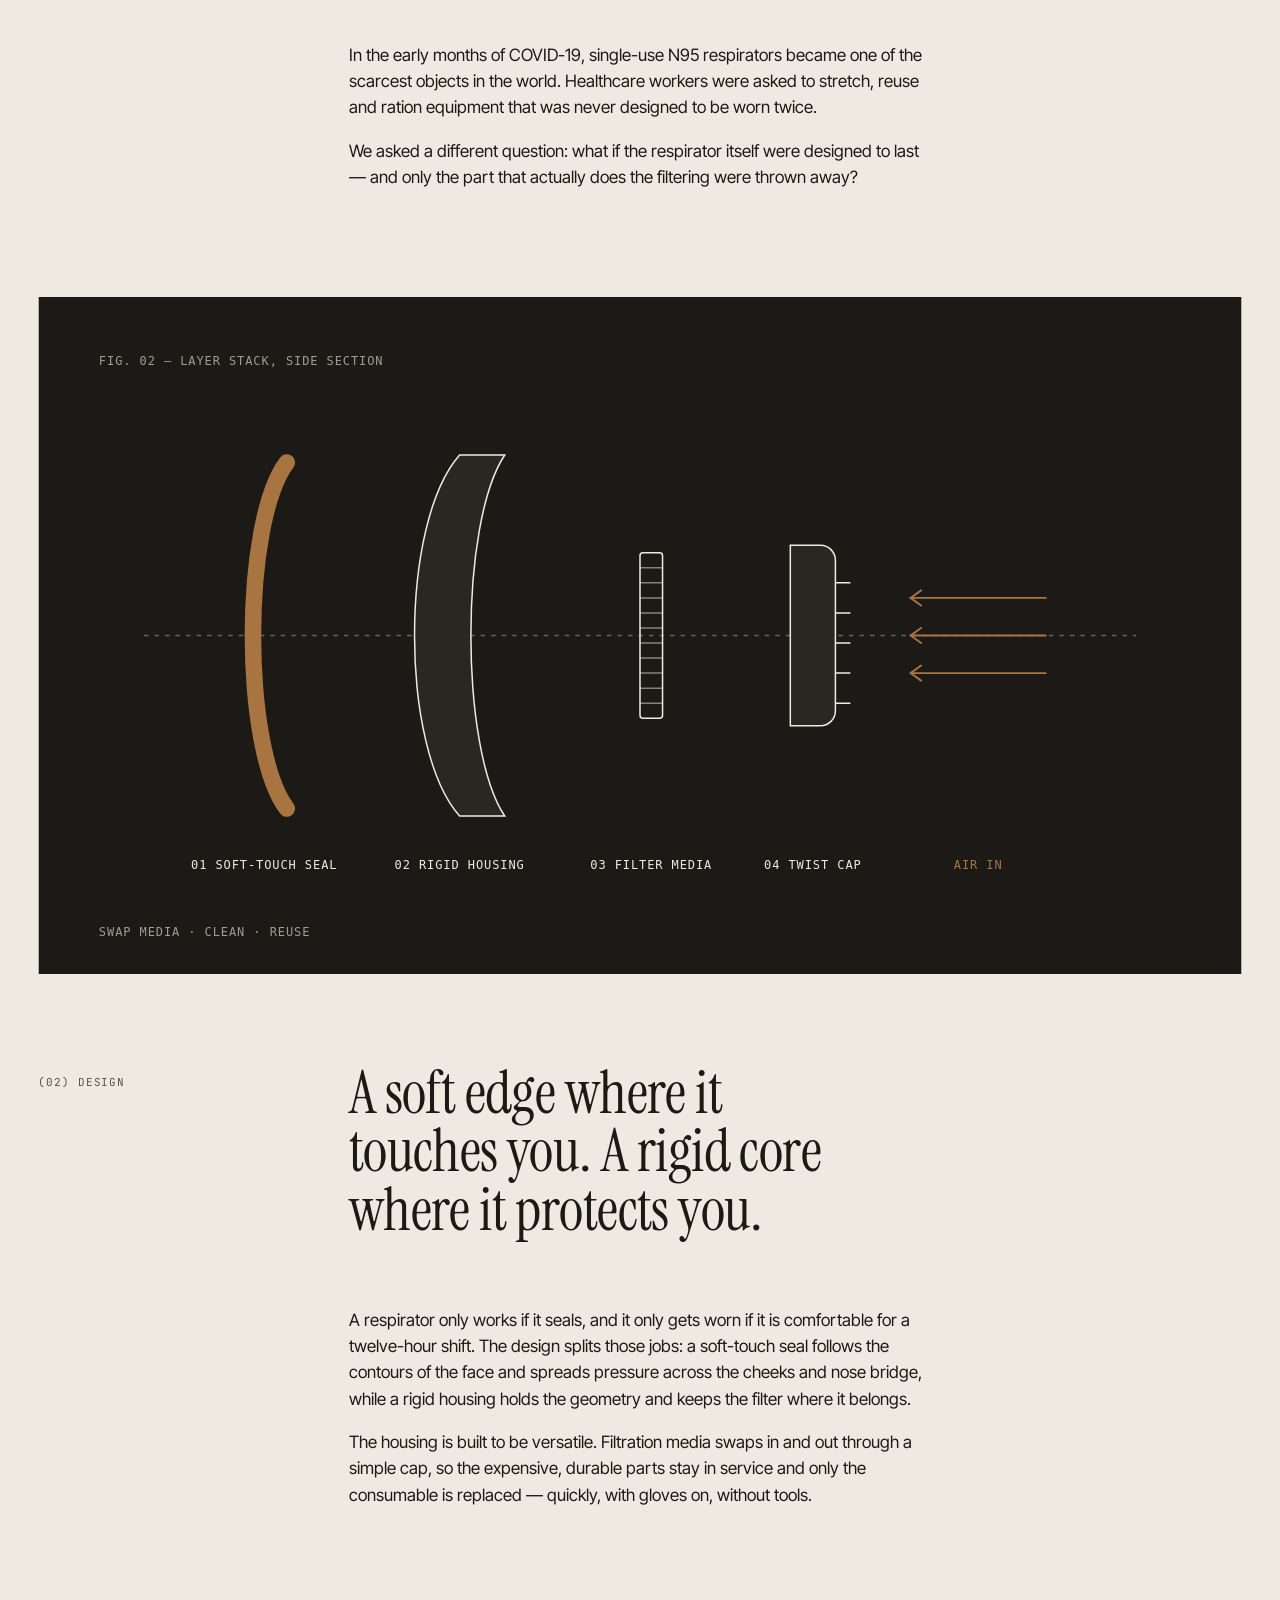
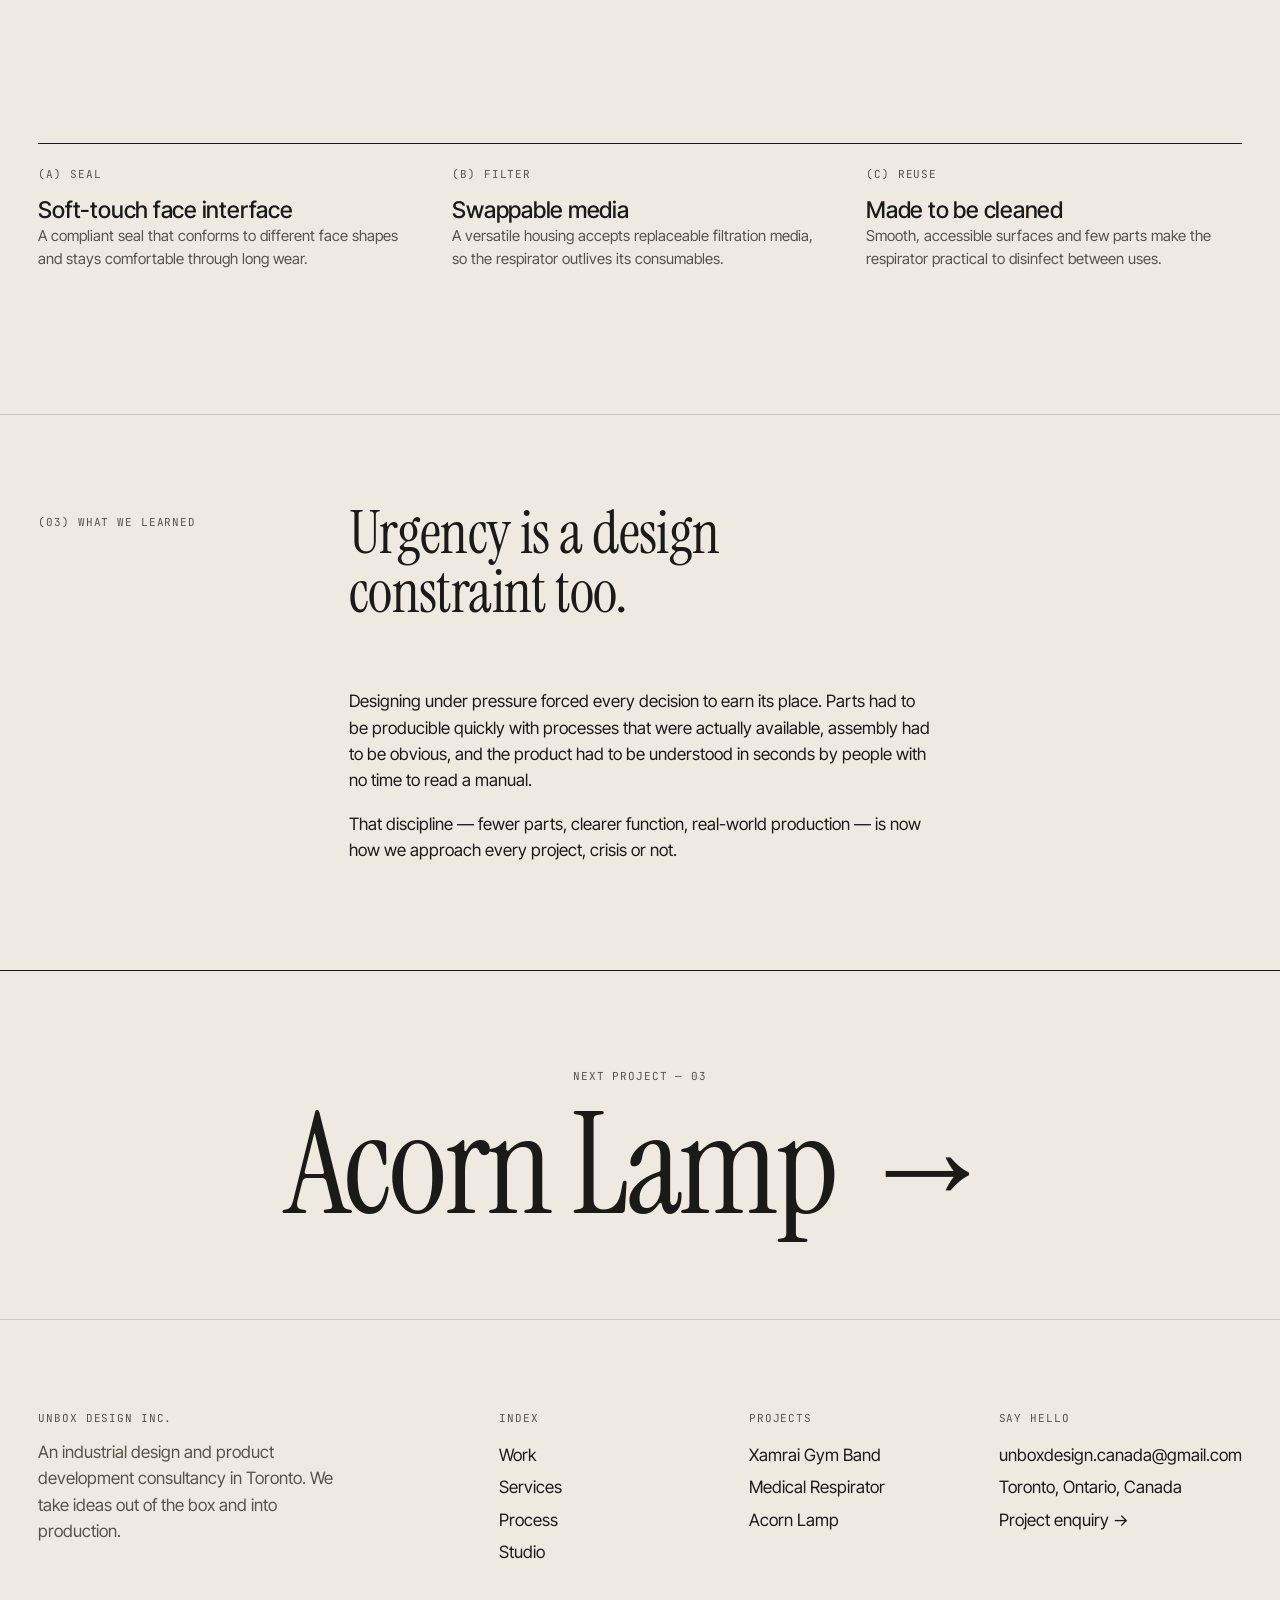
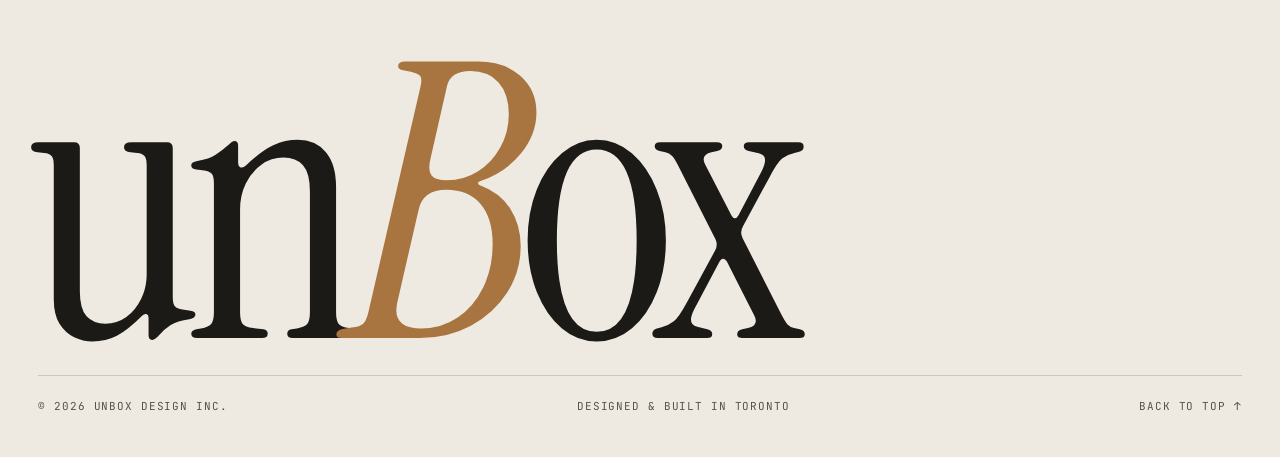
<file: work/covid-respirator.html>
<!doctype html>
<html lang="en" class="no-js">
<head>
<meta charset="utf-8">
<meta name="viewport" content="width=device-width, initial-scale=1">
<title>COVID Medical Respirator — unBox Design Inc.</title>
<meta name="description" content="A high-performance, reusable medical respirator giving healthcare workers a medical-grade alternative to disposable N95 masks, with a soft-touch seal and swappable filtration media.">
<meta property="og:title" content="COVID Medical Respirator — unBox Design Inc.">
<meta property="og:description" content="A high-performance, reusable medical respirator giving healthcare workers a medical-grade alternative to disposable N95 masks, with a soft-touch seal and swappable filtration media.">
<meta property="og:type" content="website">
<meta name="theme-color" content="#efeae1">
<link rel="icon" href="../assets/mark.svg" type="image/svg+xml">
<link rel="preconnect" href="https://fonts.googleapis.com">
<link rel="preconnect" href="https://fonts.gstatic.com" crossorigin>
<link href="https://fonts.googleapis.com/css2?family=Instrument+Serif:ital@0;1&family=Inter+Tight:wght@400;500;600&family=JetBrains+Mono:wght@400&display=swap" rel="stylesheet">
<link rel="stylesheet" href="../css/style.css">
</head>
<body>
<a class="skip" href="#main">Skip to content</a>
<header class="site-header">
  <div class="wrap">
    <a class="brand" href="../index.html" aria-label="unBox Design Inc. — home">
      <img class="brand-mark" src="../assets/mark.svg" alt="">
      <span><i>un</i>Box</span>
    </a>
    <nav class="nav" aria-label="Primary">
      <a href="../work/index.html" aria-current="page">Work<sup>03</sup></a>
      <a href="../services.html">Services</a>
      <a href="../process.html">Process</a>
      <a href="../studio.html">Studio</a>
      <a href="../contact.html">Contact</a>
    </nav>
    <div class="header-meta">
      <span class="label clock" data-clock>Toronto</span>
      <a class="btn-pill" href="../contact.html">Start a project</a>
      <button class="menu-toggle" aria-expanded="false">Menu</button>
    </div>
  </div>
</header>
<main id="main">
<section class="case-hero">
  <div class="wrap">
    <div class="crumbs label"><a href="../index.html">Index</a><span>/</span><a href="index.html">Work</a><span>/</span><span>02</span></div>
    <h1 class="h1">COVID Medical <em class="italic">Respirator</em></h1>
    <div class="case-intro">
      <p class="lede">A reusable, high-performance respirator designed to give healthcare workers a medical-grade alternative to disposable N95 masks &mdash; when disposables were running out.</p>
      <dl class="spec">
        <div><dt>Category</dt><dd>Medical &middot; Personal protective equipment</dd></div>
        <div><dt>Scope</dt><dd>Industrial design, ergonomics, mechanical design, prototyping</dd></div>
        <div><dt>Key features</dt><dd>Soft-touch face seal, rigid housing, swappable filter media</dd></div>
        <div><dt>Context</dt><dd>Pandemic response</dd></div>
      </dl>
    </div>
  </div>
</section>

<section>
  <div class="wrap">
    <div class="pair rev">
      <figure class="plate wide reveal" style="margin:0"><img src="../assets/respirator.svg" alt="Medical respirator, front view"></figure>
      <div class="plate dark wide reveal"><div class="figure-text"><span class="label">One mask, many shifts</span><span class="big serif">&infin;</span><p>Replace the filter, not the respirator. Clean the body and wear it again.</p></div></div>
    </div>
  </div>
</section>

<section>
  <div class="wrap chapter">
    <span class="label">(01) Context</span>
    <h2 class="h2 reveal">When the supply chain broke, the people at the front line were left improvising.</h2>
    <div class="text reveal">
      <p>In the early months of COVID-19, single-use N95 respirators became one of the scarcest objects in the world. Healthcare workers were asked to stretch, reuse and ration equipment that was never designed to be worn twice.</p>
      <p>We asked a different question: what if the respirator itself were designed to last &mdash; and only the part that actually does the filtering were thrown away?</p>
    </div>
  </div>
</section>

<section>
  <div class="wrap">
    <figure class="plate full reveal" style="margin:0"><img src="../assets/respirator-exploded.svg" alt="Layer stack of the respirator: seal, housing, filter media, twist cap"></figure>
  </div>
</section>

<section>
  <div class="wrap chapter">
    <span class="label">(02) Design</span>
    <h2 class="h2 reveal">A soft edge where it touches you. A rigid core where it protects you.</h2>
    <div class="text reveal">
      <p>A respirator only works if it seals, and it only gets worn if it is comfortable for a twelve-hour shift. The design splits those jobs: a soft-touch seal follows the contours of the face and spreads pressure across the cheeks and nose bridge, while a rigid housing holds the geometry and keeps the filter where it belongs.</p>
      <p>The housing is built to be versatile. Filtration media swaps in and out through a simple cap, so the expensive, durable parts stay in service and only the consumable is replaced &mdash; quickly, with gloves on, without tools.</p>
    </div>
  </div>
</section>

<section class="section">
  <div class="wrap">
    <div class="feature-list">
      <div class="reveal"><span class="label">(a) Seal</span><h3 class="h3">Soft-touch face interface</h3><p>A compliant seal that conforms to different face shapes and stays comfortable through long wear.</p></div>
      <div class="reveal"><span class="label">(b) Filter</span><h3 class="h3">Swappable media</h3><p>A versatile housing accepts replaceable filtration media, so the respirator outlives its consumables.</p></div>
      <div class="reveal"><span class="label">(c) Reuse</span><h3 class="h3">Made to be cleaned</h3><p>Smooth, accessible surfaces and few parts make the respirator practical to disinfect between uses.</p></div>
    </div>
  </div>
</section>

<section class="rule">
  <div class="wrap chapter">
    <span class="label">(03) What we learned</span>
    <h2 class="h2 reveal">Urgency is a design constraint too.</h2>
    <div class="text reveal">
      <p>Designing under pressure forced every decision to earn its place. Parts had to be producible quickly with processes that were actually available, assembly had to be obvious, and the product had to be understood in seconds by people with no time to read a manual.</p>
      <p>That discipline &mdash; fewer parts, clearer function, real-world production &mdash; is now how we approach every project, crisis or not.</p>
    </div>
  </div>
</section>

<a class="next-project" href="acorn-lamp.html">
  <span class="label">Next project &mdash; 03</span>
  <span class="display">Acorn Lamp &rarr;</span>
</a>
</main>
<footer class="site-footer">
  <div class="wrap">
    <div class="foot-cols">
      <div>
        <span class="label">unBox Design Inc.</span>
        <p class="blurb">An industrial design and product development consultancy in Toronto. We take ideas out of the box and into production.</p>
      </div>
      <div>
        <span class="label">Index</span>
        <ul>
          <li><a href="../work/index.html">Work</a></li>
          <li><a href="../services.html">Services</a></li>
          <li><a href="../process.html">Process</a></li>
          <li><a href="../studio.html">Studio</a></li>
        </ul>
      </div>
      <div>
        <span class="label">Projects</span>
        <ul>
          <li><a href="../work/xamrai-gym-band.html">Xamrai Gym Band</a></li>
          <li><a href="../work/covid-respirator.html">Medical Respirator</a></li>
          <li><a href="../work/acorn-lamp.html">Acorn Lamp</a></li>
        </ul>
      </div>
      <div>
        <span class="label">Say hello</span>
        <ul>
          <li><a href="mailto:unboxdesign.canada@gmail.com">unboxdesign.canada@gmail.com</a></li>
          <li>Toronto, Ontario, Canada</li>
          <li><a href="../contact.html">Project enquiry &rarr;</a></li>
        </ul>
      </div>
    </div>
    <div class="wordmark" aria-hidden="true">un<em>B</em>ox</div>
    <div class="foot-bottom label">
      <span>&copy; <span data-year>2026</span> unBox Design Inc.</span>
      <span>Designed &amp; built in Toronto</span>
      <a href="#main">Back to top &uarr;</a>
    </div>
  </div>
</footer>
<script src="../js/main.js"></script>
</body>
</html>
</file>
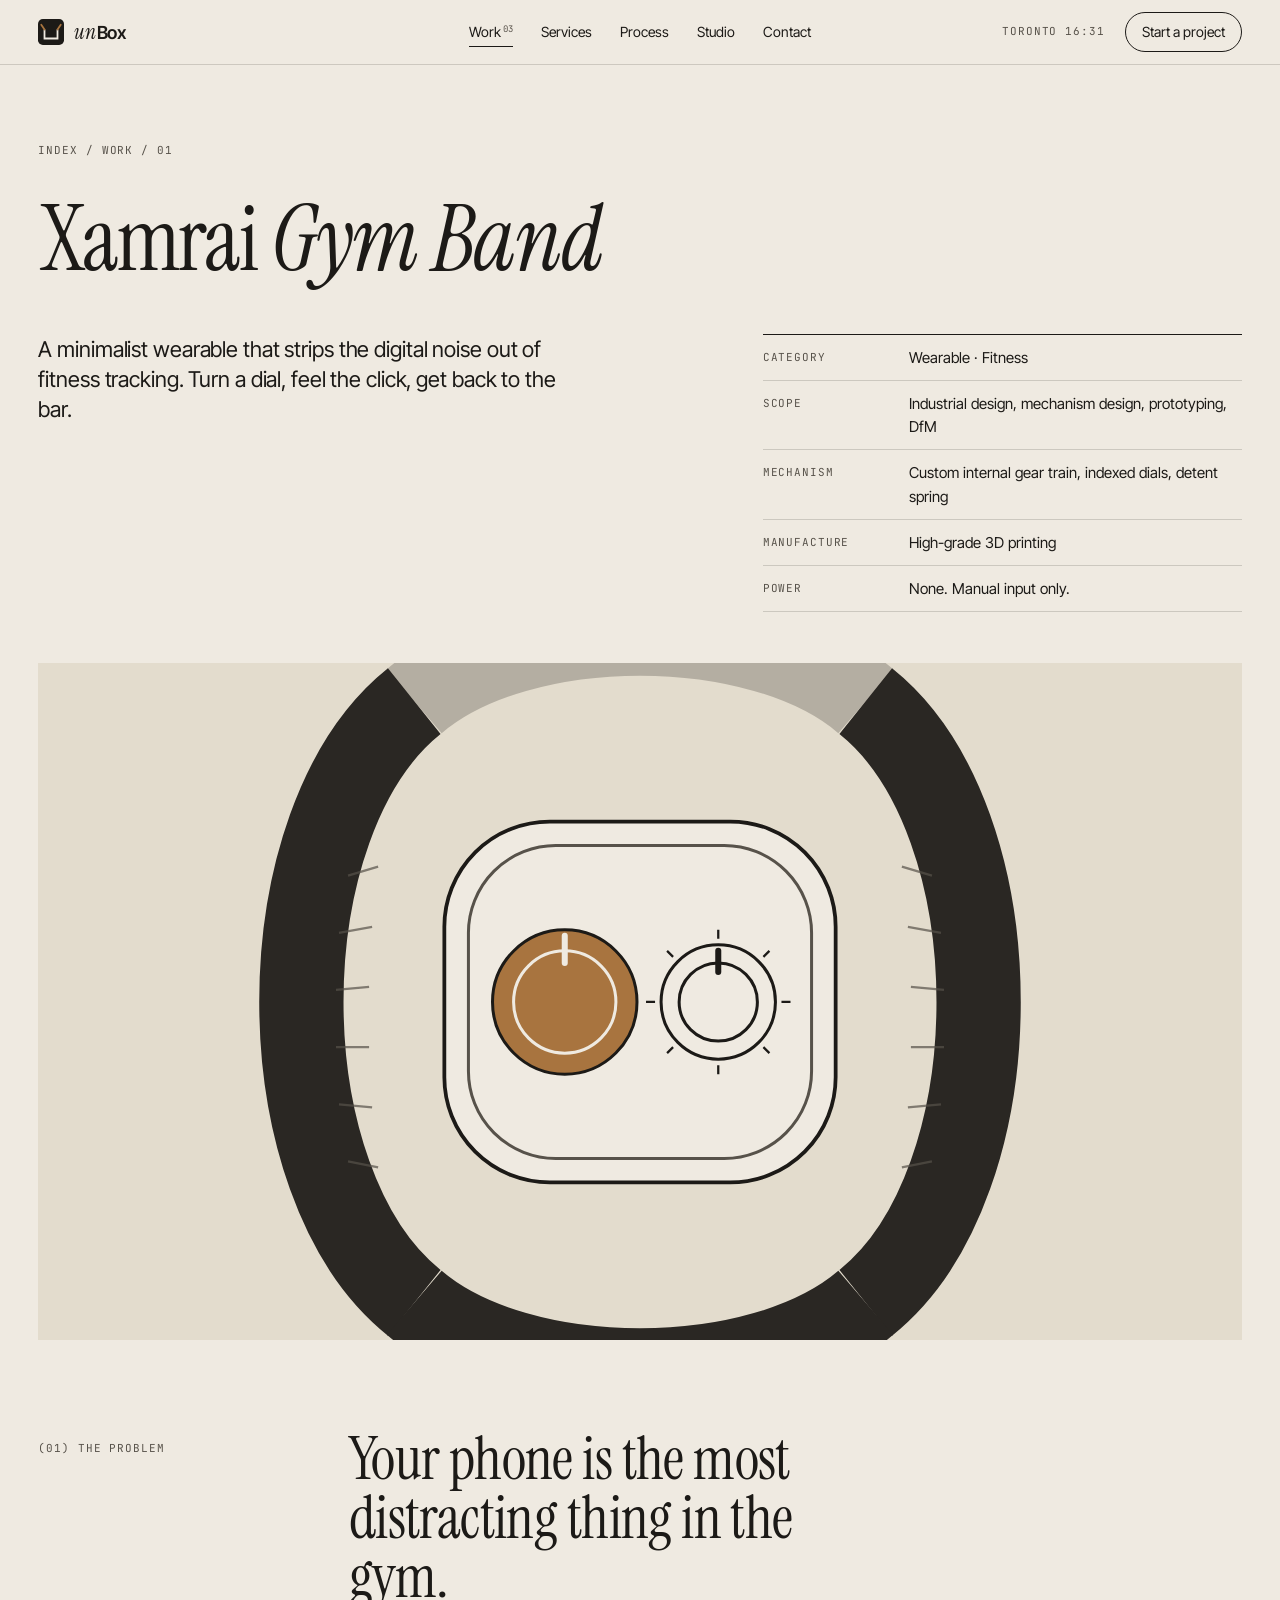
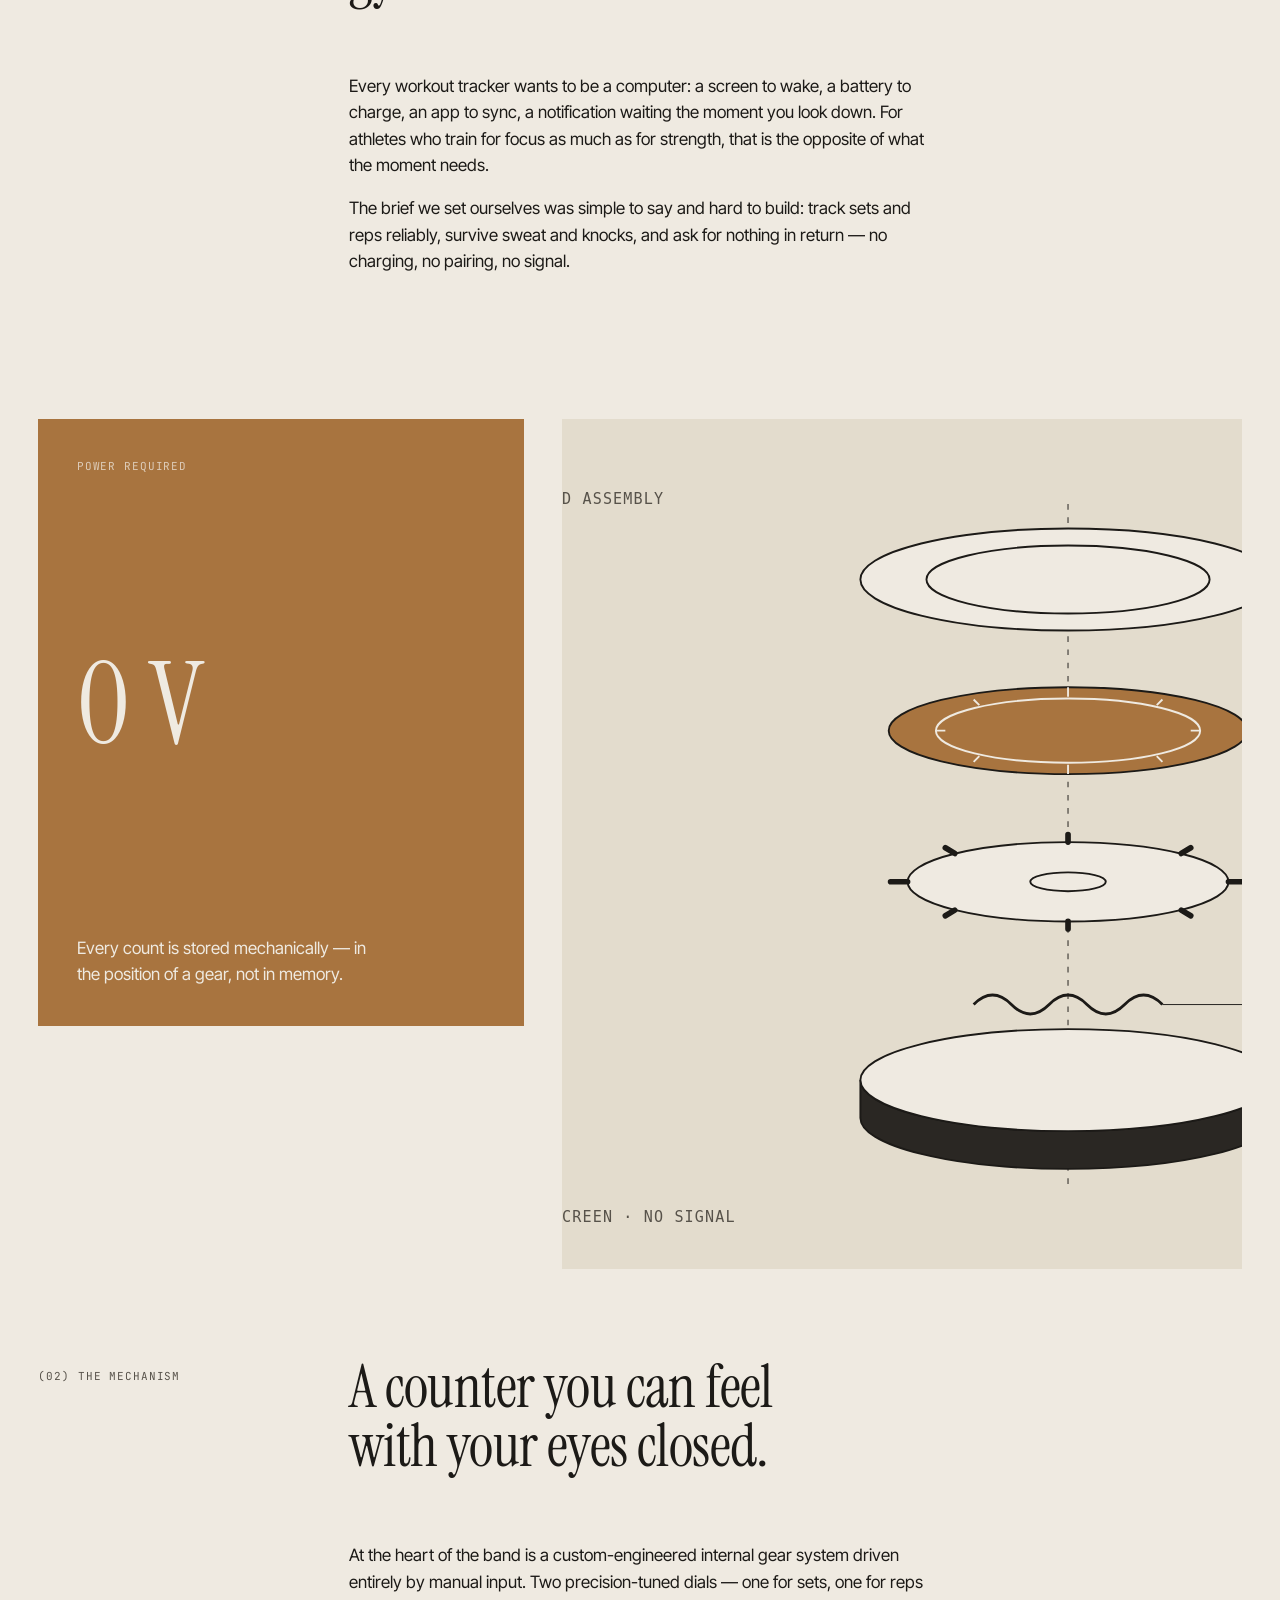
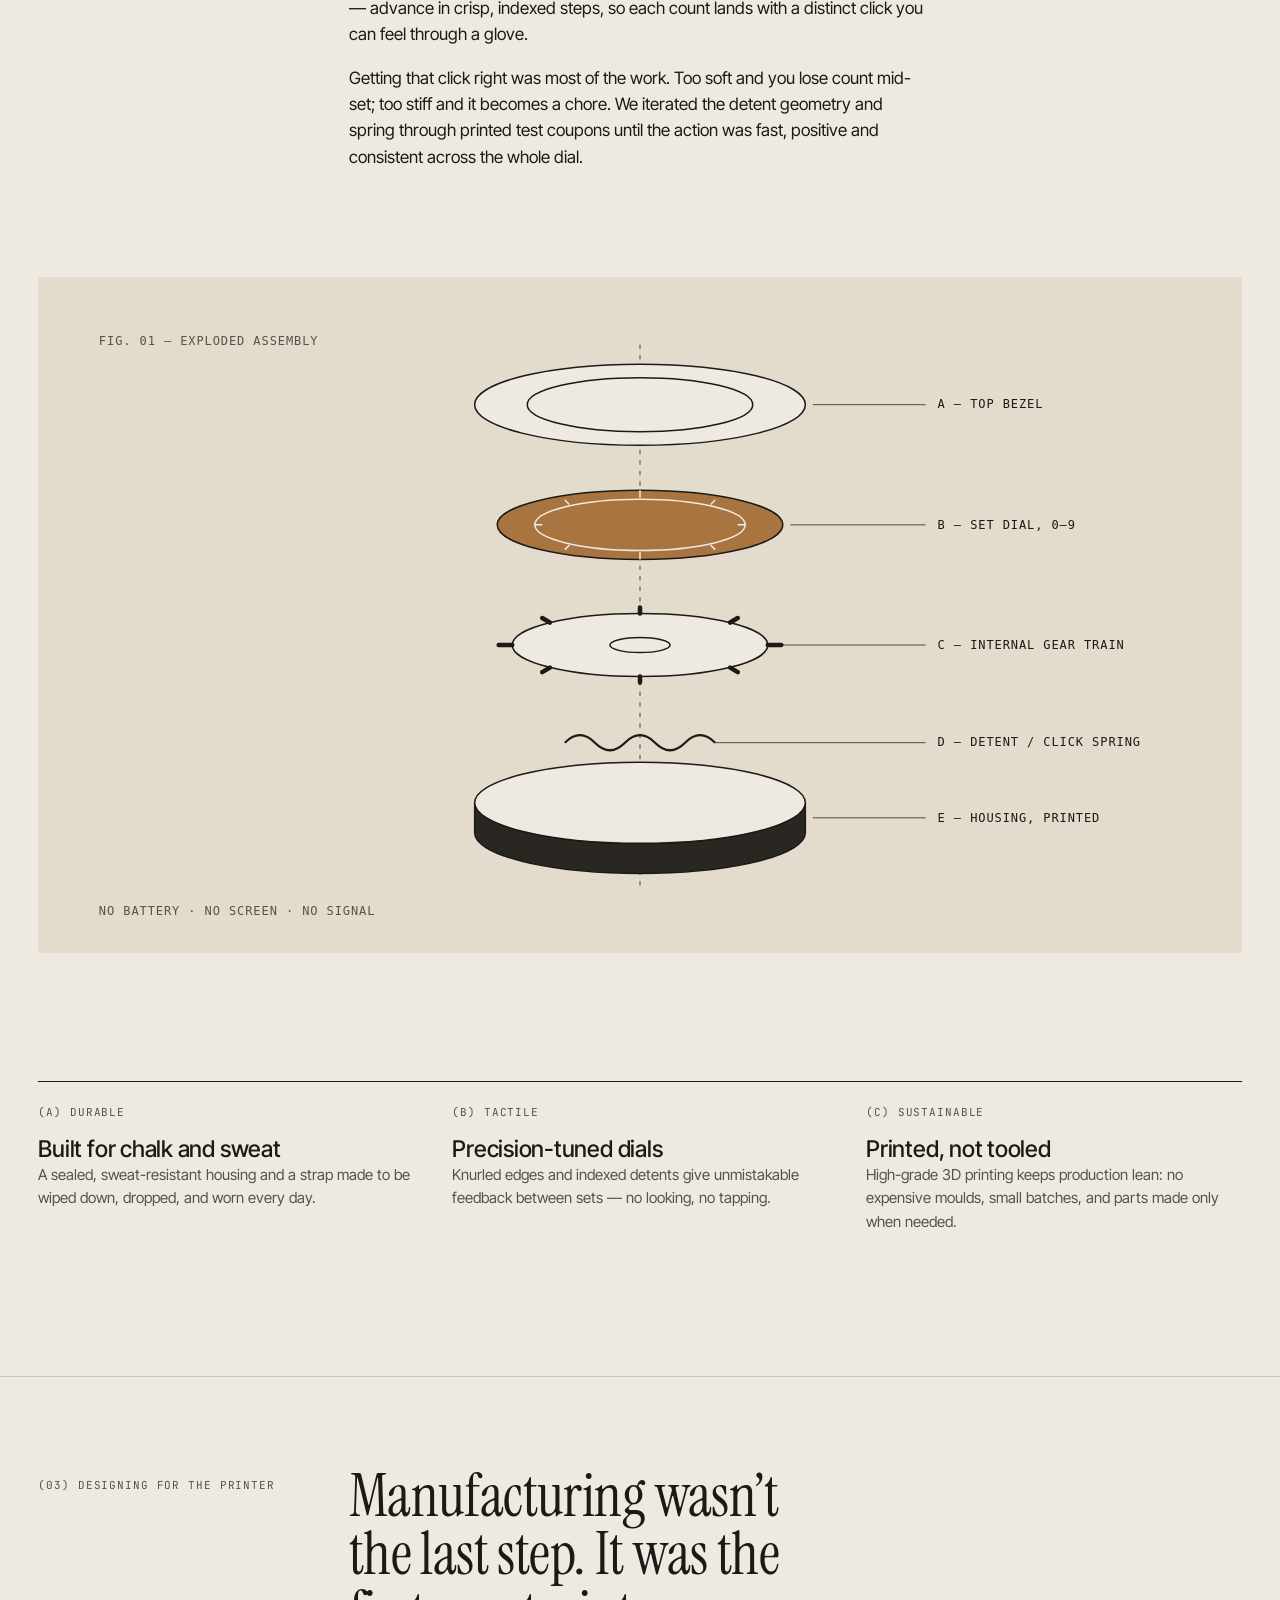
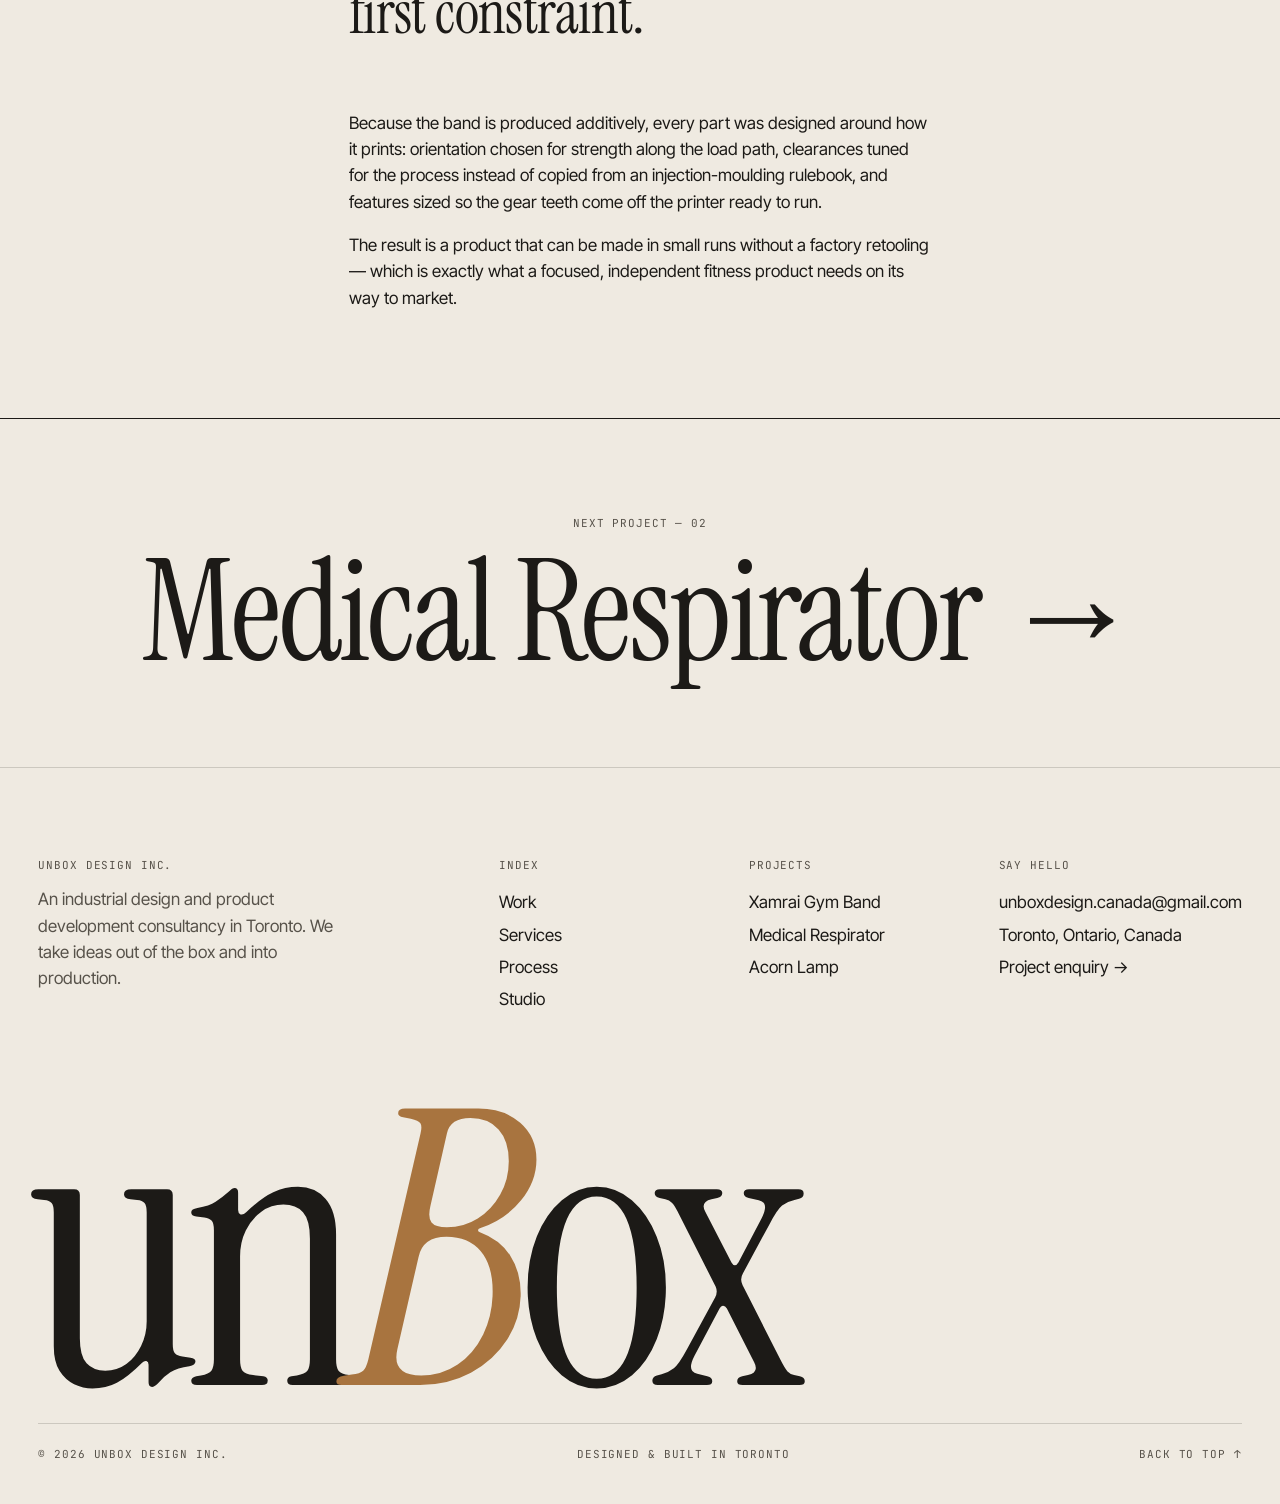
<file: work/xamrai-gym-band.html>
<!doctype html>
<html lang="en" class="no-js">
<head>
<meta charset="utf-8">
<meta name="viewport" content="width=device-width, initial-scale=1">
<title>Xamrai Gym Band — unBox Design Inc.</title>
<meta name="description" content="A minimalist, fully mechanical 3D-printed wristband that tracks workout sets and reps with a tactile click — no batteries, screens or connectivity.">
<meta property="og:title" content="Xamrai Gym Band — unBox Design Inc.">
<meta property="og:description" content="A minimalist, fully mechanical 3D-printed wristband that tracks workout sets and reps with a tactile click — no batteries, screens or connectivity.">
<meta property="og:type" content="website">
<meta name="theme-color" content="#efeae1">
<link rel="icon" href="../assets/mark.svg" type="image/svg+xml">
<link rel="preconnect" href="https://fonts.googleapis.com">
<link rel="preconnect" href="https://fonts.gstatic.com" crossorigin>
<link href="https://fonts.googleapis.com/css2?family=Instrument+Serif:ital@0;1&family=Inter+Tight:wght@400;500;600&family=JetBrains+Mono:wght@400&display=swap" rel="stylesheet">
<link rel="stylesheet" href="../css/style.css">
</head>
<body>
<a class="skip" href="#main">Skip to content</a>
<header class="site-header">
  <div class="wrap">
    <a class="brand" href="../index.html" aria-label="unBox Design Inc. — home">
      <img class="brand-mark" src="../assets/mark.svg" alt="">
      <span><i>un</i>Box</span>
    </a>
    <nav class="nav" aria-label="Primary">
      <a href="../work/index.html" aria-current="page">Work<sup>03</sup></a>
      <a href="../services.html">Services</a>
      <a href="../process.html">Process</a>
      <a href="../studio.html">Studio</a>
      <a href="../contact.html">Contact</a>
    </nav>
    <div class="header-meta">
      <span class="label clock" data-clock>Toronto</span>
      <a class="btn-pill" href="../contact.html">Start a project</a>
      <button class="menu-toggle" aria-expanded="false">Menu</button>
    </div>
  </div>
</header>
<main id="main">
<section class="case-hero">
  <div class="wrap">
    <div class="crumbs label"><a href="../index.html">Index</a><span>/</span><a href="index.html">Work</a><span>/</span><span>01</span></div>
    <h1 class="h1">Xamrai <em class="italic">Gym Band</em></h1>
    <div class="case-intro">
      <p class="lede">A minimalist wearable that strips the digital noise out of fitness tracking. Turn a dial, feel the click, get back to the bar.</p>
      <dl class="spec">
        <div><dt>Category</dt><dd>Wearable &middot; Fitness</dd></div>
        <div><dt>Scope</dt><dd>Industrial design, mechanism design, prototyping, DfM</dd></div>
        <div><dt>Mechanism</dt><dd>Custom internal gear train, indexed dials, detent spring</dd></div>
        <div><dt>Manufacture</dt><dd>High-grade 3D printing</dd></div>
        <div><dt>Power</dt><dd>None. Manual input only.</dd></div>
      </dl>
    </div>
  </div>
</section>

<section>
  <div class="wrap">
    <figure class="plate full reveal" style="margin:0"><img src="../assets/xamrai.svg" alt="Xamrai Gym Band, front view"></figure>
  </div>
</section>

<section>
  <div class="wrap chapter">
    <span class="label">(01) The problem</span>
    <h2 class="h2 reveal">Your phone is the most distracting thing in the gym.</h2>
    <div class="text reveal">
      <p>Every workout tracker wants to be a computer: a screen to wake, a battery to charge, an app to sync, a notification waiting the moment you look down. For athletes who train for focus as much as for strength, that is the opposite of what the moment needs.</p>
      <p>The brief we set ourselves was simple to say and hard to build: track sets and reps reliably, survive sweat and knocks, and ask for nothing in return &mdash; no charging, no pairing, no signal.</p>
    </div>
  </div>
</section>

<section>
  <div class="wrap">
    <div class="pair">
      <div class="plate kraft tall reveal"><div class="figure-text"><span class="label">Power required</span><span class="big">0 V</span><p>Every count is stored mechanically &mdash; in the position of a gear, not in memory.</p></div></div>
      <figure class="plate tall reveal" style="margin:0"><img src="../assets/xamrai-exploded.svg" alt="Exploded view of the Xamrai mechanism" style="object-position:30% 50%"></figure>
    </div>
  </div>
</section>

<section>
  <div class="wrap chapter">
    <span class="label">(02) The mechanism</span>
    <h2 class="h2 reveal">A counter you can feel with your eyes closed.</h2>
    <div class="text reveal">
      <p>At the heart of the band is a custom-engineered internal gear system driven entirely by manual input. Two precision-tuned dials &mdash; one for sets, one for reps &mdash; advance in crisp, indexed steps, so each count lands with a distinct click you can feel through a glove.</p>
      <p>Getting that click right was most of the work. Too soft and you lose count mid-set; too stiff and it becomes a chore. We iterated the detent geometry and spring through printed test coupons until the action was fast, positive and consistent across the whole dial.</p>
    </div>
  </div>
</section>

<section>
  <div class="wrap">
    <figure class="plate full reveal" style="margin:0"><img src="../assets/xamrai-exploded.svg" alt="Xamrai exploded assembly: bezel, set dial, gear train, detent spring, housing"></figure>
  </div>
</section>

<section class="section">
  <div class="wrap">
    <div class="feature-list">
      <div class="reveal"><span class="label">(a) Durable</span><h3 class="h3">Built for chalk and sweat</h3><p>A sealed, sweat-resistant housing and a strap made to be wiped down, dropped, and worn every day.</p></div>
      <div class="reveal"><span class="label">(b) Tactile</span><h3 class="h3">Precision-tuned dials</h3><p>Knurled edges and indexed detents give unmistakable feedback between sets &mdash; no looking, no tapping.</p></div>
      <div class="reveal"><span class="label">(c) Sustainable</span><h3 class="h3">Printed, not tooled</h3><p>High-grade 3D printing keeps production lean: no expensive moulds, small batches, and parts made only when needed.</p></div>
    </div>
  </div>
</section>

<section class="rule">
  <div class="wrap chapter">
    <span class="label">(03) Designing for the printer</span>
    <h2 class="h2 reveal">Manufacturing wasn&rsquo;t the last step. It was the first constraint.</h2>
    <div class="text reveal">
      <p>Because the band is produced additively, every part was designed around how it prints: orientation chosen for strength along the load path, clearances tuned for the process instead of copied from an injection-moulding rulebook, and features sized so the gear teeth come off the printer ready to run.</p>
      <p>The result is a product that can be made in small runs without a factory retooling &mdash; which is exactly what a focused, independent fitness product needs on its way to market.</p>
    </div>
  </div>
</section>

<a class="next-project" href="covid-respirator.html">
  <span class="label">Next project &mdash; 02</span>
  <span class="display">Medical Respirator &rarr;</span>
</a>
</main>
<footer class="site-footer">
  <div class="wrap">
    <div class="foot-cols">
      <div>
        <span class="label">unBox Design Inc.</span>
        <p class="blurb">An industrial design and product development consultancy in Toronto. We take ideas out of the box and into production.</p>
      </div>
      <div>
        <span class="label">Index</span>
        <ul>
          <li><a href="../work/index.html">Work</a></li>
          <li><a href="../services.html">Services</a></li>
          <li><a href="../process.html">Process</a></li>
          <li><a href="../studio.html">Studio</a></li>
        </ul>
      </div>
      <div>
        <span class="label">Projects</span>
        <ul>
          <li><a href="../work/xamrai-gym-band.html">Xamrai Gym Band</a></li>
          <li><a href="../work/covid-respirator.html">Medical Respirator</a></li>
          <li><a href="../work/acorn-lamp.html">Acorn Lamp</a></li>
        </ul>
      </div>
      <div>
        <span class="label">Say hello</span>
        <ul>
          <li><a href="mailto:unboxdesign.canada@gmail.com">unboxdesign.canada@gmail.com</a></li>
          <li>Toronto, Ontario, Canada</li>
          <li><a href="../contact.html">Project enquiry &rarr;</a></li>
        </ul>
      </div>
    </div>
    <div class="wordmark" aria-hidden="true">un<em>B</em>ox</div>
    <div class="foot-bottom label">
      <span>&copy; <span data-year>2026</span> unBox Design Inc.</span>
      <span>Designed &amp; built in Toronto</span>
      <a href="#main">Back to top &uarr;</a>
    </div>
  </div>
</footer>
<script src="../js/main.js"></script>
</body>
</html>
</file>
<file: css/style.css>
/* ==========================================================================
   unBox Design Inc. — site styles
   Warm paper, kraft accents, editorial type. Fold lines are the motif:
   every section opens like a box flap.
   ========================================================================== */

:root {
  --paper: #efeae1;
  --paper-2: #e6dfd2;
  --ink: #1c1a17;
  --ink-soft: #57524a;
  --line: rgba(28, 26, 23, 0.16);
  --kraft: #a8743f;
  --kraft-deep: #7c5126;
  --tape: #d9c9a8;

  --serif: "Instrument Serif", "Times New Roman", serif;
  --sans: "Inter Tight", "Helvetica Neue", Arial, sans-serif;
  --mono: "JetBrains Mono", ui-monospace, monospace;

  --gutter: clamp(16px, 3vw, 40px);
  --max: 1440px;
  --ease: cubic-bezier(0.2, 0.7, 0.1, 1);
}

*,
*::before,
*::after { box-sizing: border-box; }

html { -webkit-text-size-adjust: 100%; scroll-behavior: smooth; }
@media (prefers-reduced-motion: reduce) {
  html { scroll-behavior: auto; }
  *, *::before, *::after { animation: none !important; transition: none !important; }
}

body {
  margin: 0;
  background: var(--paper);
  color: var(--ink);
  font-family: var(--sans);
  font-size: 17px;
  line-height: 1.55;
  -webkit-font-smoothing: antialiased;
  overflow-x: hidden;
}

img, svg { display: block; max-width: 100%; }
a { color: inherit; text-decoration: none; }
p { margin: 0 0 1em; }
h1, h2, h3, h4 { margin: 0; font-weight: 400; }

::selection { background: var(--kraft); color: var(--paper); }

.wrap { width: 100%; max-width: var(--max); margin: 0 auto; padding: 0 var(--gutter); }

/* ---------- Type helpers ---------- */
.label {
  font-family: var(--mono);
  font-size: 11px;
  letter-spacing: 0.08em;
  text-transform: uppercase;
  color: var(--ink-soft);
}
.serif { font-family: var(--serif); font-weight: 400; }
.italic { font-style: italic; }
.kraft { color: var(--kraft); }

.display {
  font-family: var(--serif);
  font-size: clamp(54px, 11vw, 188px);
  line-height: 0.9;
  letter-spacing: -0.02em;
}
.h1 { font-family: var(--serif); font-size: clamp(44px, 7vw, 112px); line-height: 0.95; letter-spacing: -0.015em; }
.h2 { font-family: var(--serif); font-size: clamp(34px, 4.6vw, 68px); line-height: 1; letter-spacing: -0.01em; }
.h3 { font-family: var(--sans); font-size: clamp(20px, 1.8vw, 26px); line-height: 1.2; font-weight: 500; letter-spacing: -0.01em; }
.lede { font-size: clamp(19px, 1.7vw, 24px); line-height: 1.4; letter-spacing: -0.005em; max-width: 34ch; }
.body-lg { font-size: clamp(17px, 1.3vw, 19px); max-width: 60ch; color: var(--ink); }
.muted { color: var(--ink-soft); }

/* ---------- Header ---------- */
.site-header {
  position: sticky;
  top: 0;
  z-index: 50;
  background: color-mix(in srgb, var(--paper) 88%, transparent);
  backdrop-filter: blur(10px);
  -webkit-backdrop-filter: blur(10px);
  border-bottom: 1px solid var(--line);
}
.site-header .wrap {
  display: grid;
  grid-template-columns: 1fr auto 1fr;
  align-items: center;
  height: 64px;
}
.brand { display: inline-flex; align-items: center; gap: 10px; font-weight: 600; letter-spacing: -0.02em; font-size: 18px; }
.brand-mark { width: 26px; height: 26px; }
.brand i { font-family: var(--serif); font-style: italic; font-weight: 400; font-size: 21px; margin-right: 1px; }

.nav { display: flex; gap: 28px; }
.nav a {
  position: relative;
  font-size: 14px;
  padding: 4px 0;
}
.nav a::after {
  content: "";
  position: absolute; left: 0; right: 0; bottom: 0;
  height: 1px; background: currentColor;
  transform: scaleX(0); transform-origin: right;
  transition: transform 0.45s var(--ease);
}
.nav a:hover::after,
.nav a[aria-current="page"]::after { transform: scaleX(1); transform-origin: left; }
.nav a sup { font-family: var(--mono); font-size: 9px; color: var(--ink-soft); margin-left: 2px; }

.header-meta { justify-self: end; display: flex; align-items: center; gap: 20px; }
.clock { white-space: nowrap; }
.btn-pill {
  display: inline-flex; align-items: center; gap: 8px;
  border: 1px solid var(--ink);
  border-radius: 999px;
  padding: 8px 16px;
  font-size: 14px;
  transition: background 0.3s, color 0.3s;
}
.btn-pill:hover { background: var(--ink); color: var(--paper); }
.btn-pill.solid { background: var(--ink); color: var(--paper); }
.btn-pill.solid:hover { background: var(--kraft-deep); border-color: var(--kraft-deep); }

.menu-toggle {
  display: none;
  background: none; border: 0; padding: 8px; margin: -8px;
  font: inherit; font-size: 14px; color: inherit; cursor: pointer;
}

@media (max-width: 900px) {
  .site-header .wrap { grid-template-columns: 1fr auto; }
  .header-meta .clock, .header-meta .btn-pill { display: none; }
  .menu-toggle { display: inline-block; }
  .nav {
    position: fixed; inset: 64px 0 auto 0;
    flex-direction: column; gap: 0;
    background: var(--paper);
    border-bottom: 1px solid var(--line);
    padding: 8px var(--gutter) 24px;
    clip-path: inset(0 0 100% 0);
    transition: clip-path 0.5s var(--ease);
  }
  .nav a { font-family: var(--serif); font-size: 40px; padding: 6px 0; border-bottom: 1px solid var(--line); }
  .nav a::after { display: none; }
  body.menu-open .nav { clip-path: inset(0 0 0 0); }
}

/* ---------- Sections ---------- */
section { position: relative; }
.section { padding: clamp(72px, 10vw, 160px) 0; }
.section-tight { padding: clamp(48px, 6vw, 96px) 0; }
.rule { border-top: 1px solid var(--line); }

.section-head {
  display: grid;
  grid-template-columns: repeat(12, 1fr);
  gap: var(--gutter);
  align-items: end;
  margin-bottom: clamp(40px, 5vw, 72px);
}
.section-head .label { grid-column: 1 / 4; align-self: start; padding-top: 12px; }
.section-head .h2 { grid-column: 4 / 11; }
.section-head .more { grid-column: 11 / 13; justify-self: end; }
@media (max-width: 900px) {
  .section-head { grid-template-columns: 1fr; gap: 16px; }
  .section-head > * { grid-column: auto !important; justify-self: start !important; }
}

/* ---------- Hero ---------- */
.hero { padding: clamp(40px, 6vw, 88px) 0 0; overflow: hidden; }
.hero-top {
  display: flex; justify-content: space-between; gap: 24px;
  padding-bottom: clamp(28px, 4vw, 56px);
}
.hero-title { position: relative; }
.hero-title .line { display: block; overflow: hidden; }
.hero-title .line > span { display: inline-block; transform: translateY(105%); animation: rise 1.1s var(--ease) forwards; }
.hero-title .line:nth-child(2) > span { animation-delay: 0.12s; }
.hero-title .line:nth-child(3) > span { animation-delay: 0.24s; }
.hero-title .indent { padding-left: 14vw; }
@keyframes rise { to { transform: translateY(0); } }

.hero-foot {
  display: grid;
  grid-template-columns: repeat(12, 1fr);
  gap: var(--gutter);
  padding: clamp(32px, 4vw, 56px) 0 clamp(40px, 5vw, 72px);
  align-items: start;
}
.hero-foot .lede { grid-column: 1 / 6; }
.hero-foot .hero-cta { grid-column: 9 / 13; justify-self: end; display: flex; gap: 10px; flex-wrap: wrap; }
@media (max-width: 900px) {
  .hero-foot { grid-template-columns: 1fr; }
  .hero-foot > * { grid-column: auto !important; justify-self: start !important; }
  .hero-top { flex-direction: column; gap: 6px; }
  .hero-title .indent { padding-left: 0; }
}

/* The box: a flat dieline that folds open on load */
.dieline {
  border-top: 1px solid var(--line);
  border-bottom: 1px solid var(--line);
  background:
    repeating-linear-gradient(90deg, transparent 0 calc(100% / 6 - 1px), var(--line) calc(100% / 6 - 1px) calc(100% / 6));
}
.dieline .wrap { padding-top: 0; padding-bottom: 0; }
.hero-stage {
  position: relative;
  height: clamp(320px, 52vw, 720px);
  overflow: hidden;
  background: var(--paper-2);
  perspective: 1600px;
}
.hero-gallery { display: grid; grid-template-columns: repeat(3, 1fr); height: 100%; gap: 1px; background: var(--line); }
.hero-gallery a { overflow: hidden; display: block; }
.hero-gallery img { width: 100%; height: 100%; object-fit: cover; transition: transform 1.2s var(--ease); }
.hero-gallery a:hover img { transform: scale(1.05); }

/* Two kraft flaps fold open on load to reveal the products */
.flap {
  position: absolute; top: 0; bottom: 0; width: 50%;
  background:
    linear-gradient(90deg, rgba(0,0,0,0.06), transparent 30%),
    repeating-linear-gradient(0deg, rgba(124, 81, 38, 0.08) 0 2px, transparent 2px 6px),
    var(--kraft);
  display: flex; align-items: flex-end; padding: 24px;
  backface-visibility: hidden;
  animation: flap-open 1.8s var(--ease) 0.5s forwards;
  pointer-events: none;
}
.flap .label { color: rgba(239, 234, 225, 0.85); }
.flap-l { left: 0; transform-origin: left center; border-right: 1px solid rgba(28, 26, 23, 0.25); }
.flap-r { right: 0; transform-origin: right center; justify-content: flex-end; animation-name: flap-open-r; animation-delay: 0.62s; }
.flap-l::after {
  content: ""; position: absolute; right: -40px; top: 0; bottom: 0; width: 80px; z-index: 1;
  background: repeating-linear-gradient(0deg, var(--tape) 0 14px, #cfbd98 14px 16px);
  opacity: 0.85;
}
@keyframes flap-open { to { transform: rotateY(-100deg); visibility: hidden; } }
@keyframes flap-open-r { to { transform: rotateY(100deg); visibility: hidden; } }
@media (max-width: 700px) {
  .hero-gallery { grid-template-columns: 1fr 1fr; }
  .hero-gallery a:last-child { display: none; }
}
@media (prefers-reduced-motion: reduce) { .flap { display: none; } }

/* ---------- Marquee ---------- */
.marquee {
  overflow: hidden;
  border-bottom: 1px solid var(--line);
  padding: 18px 0;
  white-space: nowrap;
}
.marquee-track { display: inline-flex; gap: 48px; animation: marquee 38s linear infinite; padding-left: 48px; }
.marquee-track span { font-family: var(--serif); font-size: clamp(28px, 3vw, 44px); font-style: italic; }
.marquee-track i { font-style: normal; color: var(--kraft); }
@keyframes marquee { to { transform: translateX(-50%); } }

/* ---------- Statement / intro ---------- */
.statement {
  font-family: var(--serif);
  font-size: clamp(32px, 4.4vw, 68px);
  line-height: 1.05;
  letter-spacing: -0.01em;
  max-width: 20ch;
}
.statement em { color: var(--kraft); }
.split {
  display: grid;
  grid-template-columns: repeat(12, 1fr);
  gap: var(--gutter);
}
.split > .a { grid-column: 1 / 4; }
.split > .b { grid-column: 4 / 13; }
.split > .b-narrow { grid-column: 4 / 10; }
.split > .c { grid-column: 7 / 13; }
.split > .left-half { grid-column: 1 / 7; }
@media (max-width: 900px) {
  .split { grid-template-columns: 1fr; gap: 20px; }
  .split > * { grid-column: auto !important; }
}

.cols-2 { columns: 2; column-gap: var(--gutter); }
@media (max-width: 700px) { .cols-2 { columns: 1; } }

/* ---------- Project index (list with cursor preview) ---------- */
.index-list { list-style: none; margin: 0; padding: 0; border-top: 1px solid var(--ink); }
.index-row {
  display: grid;
  grid-template-columns: 60px 1.4fr 1fr 1fr 40px;
  gap: var(--gutter);
  align-items: baseline;
  padding: clamp(18px, 2.2vw, 30px) 0;
  border-bottom: 1px solid var(--line);
  transition: padding 0.5s var(--ease), color 0.3s;
}
.index-row .num { font-family: var(--mono); font-size: 12px; color: var(--ink-soft); }
.index-row .title { font-family: var(--serif); font-size: clamp(32px, 4.2vw, 64px); line-height: 1; letter-spacing: -0.01em; }
.index-row .arrow { justify-self: end; transition: transform 0.4s var(--ease); }
.index-list:hover .index-row { color: var(--ink-soft); }
.index-list .index-row:hover { color: var(--ink); padding-left: 16px; }
.index-row:hover .arrow { transform: translateX(6px) rotate(-45deg); }
.index-row:hover .title { font-style: italic; }
@media (max-width: 800px) {
  .index-row { grid-template-columns: 40px 1fr 24px; }
  .index-row .cat, .index-row .meta { display: none; }
}

.cursor-preview {
  position: fixed;
  top: 0; left: 0;
  width: 320px; aspect-ratio: 4 / 5;
  pointer-events: none;
  z-index: 40;
  opacity: 0;
  transform: translate(-50%, -50%) scale(0.85) rotate(-3deg);
  transition: opacity 0.3s, transform 0.5s var(--ease);
  background: var(--paper-2);
  box-shadow: 0 30px 60px -20px rgba(28, 26, 23, 0.35);
  overflow: hidden;
}
.cursor-preview.on { opacity: 1; transform: translate(-50%, -50%) scale(1) rotate(-3deg); }
.cursor-preview img { width: 100%; height: 100%; object-fit: cover; }
@media (hover: none), (max-width: 800px) { .cursor-preview { display: none; } }

/* ---------- Cards / grids ---------- */
.work-grid {
  display: grid;
  grid-template-columns: repeat(12, 1fr);
  gap: clamp(40px, 5vw, 80px) var(--gutter);
}
.work-card { display: block; }
.work-card:nth-child(3n + 1) { grid-column: 1 / 8; }
.work-card:nth-child(3n + 2) { grid-column: 9 / 13; margin-top: 18vw; }
.work-card:nth-child(3n + 3) { grid-column: 3 / 10; }
.work-card .frame { position: relative; overflow: hidden; background: var(--paper-2); aspect-ratio: 4 / 3; }
.work-card:nth-child(3n + 2) .frame { aspect-ratio: 3 / 4; }
.work-card .frame img { width: 100%; height: 100%; object-fit: cover; transition: transform 1.2s var(--ease); }
.work-card:hover .frame img { transform: scale(1.04); }
.work-card .frame .tag {
  position: absolute; top: 14px; left: 14px;
  background: var(--paper); padding: 5px 9px; border-radius: 999px;
}
.work-card .cap { display: flex; justify-content: space-between; gap: 16px; padding-top: 14px; }
.work-card .cap .h3 { font-family: var(--serif); font-size: clamp(26px, 2.4vw, 36px); font-weight: 400; }
.work-card .cap p { margin: 4px 0 0; color: var(--ink-soft); max-width: 44ch; font-size: 15px; }
.work-card.is-hidden { display: none; }
@media (max-width: 800px) {
  .work-grid { grid-template-columns: 1fr; }
  .work-card { grid-column: auto !important; margin-top: 0 !important; }
}

.filters { display: flex; flex-wrap: wrap; gap: 8px; margin-bottom: 40px; }
.filters button {
  font: inherit; font-size: 14px; color: inherit;
  background: none; border: 1px solid var(--line); border-radius: 999px;
  padding: 7px 14px; cursor: pointer; transition: all 0.25s;
}
.filters button:hover { border-color: var(--ink); }
.filters button[aria-pressed="true"] { background: var(--ink); color: var(--paper); border-color: var(--ink); }
.filters button sup { font-family: var(--mono); font-size: 9px; margin-left: 3px; }

/* Services rows (numbered, open like folded flaps) */
.svc-list { border-top: 1px solid var(--ink); }
.svc {
  display: grid;
  grid-template-columns: repeat(12, 1fr);
  gap: var(--gutter);
  padding: clamp(28px, 3.4vw, 48px) 0;
  border-bottom: 1px solid var(--line);
}
.svc .num { grid-column: 1 / 2; font-family: var(--mono); font-size: 12px; color: var(--ink-soft); padding-top: 10px; }
.svc .h2 { grid-column: 2 / 7; }
.svc .desc { grid-column: 7 / 13; }
.svc .desc ul { list-style: none; padding: 0; margin: 20px 0 0; display: flex; flex-wrap: wrap; gap: 6px; }
.svc .desc li { border: 1px solid var(--line); border-radius: 999px; padding: 4px 11px; font-size: 13px; }
@media (max-width: 900px) {
  .svc { grid-template-columns: 1fr; gap: 12px; }
  .svc > * { grid-column: auto !important; }
}

/* Process steps */
.steps { display: grid; grid-template-columns: repeat(4, 1fr); border-top: 1px solid var(--ink); }
.step { padding: 28px var(--gutter) 40px 0; border-right: 1px solid var(--line); }
.step + .step { padding-left: var(--gutter); }
.step:last-child { border-right: 0; }
.step .num { font-family: var(--serif); font-size: clamp(56px, 6vw, 96px); line-height: 1; color: var(--kraft); }
.step .h3 { margin: 18px 0 10px; }
.step p { color: var(--ink-soft); font-size: 15px; margin: 0; }
@media (max-width: 900px) {
  .steps { grid-template-columns: 1fr 1fr; }
  .step { border-bottom: 1px solid var(--line); }
  .step:nth-child(2n) { border-right: 0; }
  .step:nth-child(2n + 1) { padding-left: 0; }
}
@media (max-width: 560px) {
  .steps { grid-template-columns: 1fr; }
  .step { border-right: 0; padding-left: 0 !important; }
}

/* Process phases (long-form) */
.phase {
  display: grid;
  grid-template-columns: repeat(12, 1fr);
  gap: var(--gutter);
  padding: clamp(40px, 5vw, 80px) 0;
  border-top: 1px solid var(--line);
}
.phase .marker { grid-column: 1 / 4; position: sticky; top: 96px; align-self: start; }
.phase .marker .big { font-family: var(--serif); font-size: clamp(80px, 11vw, 180px); line-height: 0.8; color: var(--kraft); }
.phase .content { grid-column: 4 / 10; }
.phase .aside { grid-column: 10 / 13; }
.phase .aside ul { list-style: none; padding: 0; margin: 10px 0 0; }
.phase .aside li { padding: 8px 0; border-bottom: 1px solid var(--line); font-size: 14px; }
@media (max-width: 900px) {
  .phase { grid-template-columns: 1fr; }
  .phase > * { grid-column: auto !important; position: static !important; }
}

/* Accordion (FAQ) — native details, no modals */
.faq { border-top: 1px solid var(--ink); }
.faq details { border-bottom: 1px solid var(--line); }
.faq summary {
  list-style: none; cursor: pointer;
  display: flex; justify-content: space-between; align-items: baseline; gap: 24px;
  padding: 24px 0;
  font-family: var(--serif); font-size: clamp(22px, 2.2vw, 32px); line-height: 1.15;
}
.faq summary::-webkit-details-marker { display: none; }
.faq summary::after { content: "+"; font-family: var(--sans); font-weight: 300; font-size: 28px; transition: transform 0.4s var(--ease); }
.faq details[open] summary::after { transform: rotate(45deg); }
.faq .answer { padding: 0 0 28px; max-width: 64ch; color: var(--ink-soft); }

/* ---------- Case study ---------- */
.case-hero { padding: clamp(40px, 6vw, 88px) 0 clamp(32px, 4vw, 56px); }
.crumbs { display: flex; gap: 8px; margin-bottom: clamp(24px, 3vw, 40px); }
.crumbs a:hover { color: var(--ink); }
.case-hero .h1 { max-width: 14ch; }
.case-intro {
  display: grid; grid-template-columns: repeat(12, 1fr); gap: var(--gutter);
  margin-top: clamp(32px, 4vw, 56px);
}
.case-intro .lede { grid-column: 1 / 7; max-width: 40ch; }
.spec { grid-column: 8 / 13; margin: 0; border-top: 1px solid var(--ink); }
.spec div { display: grid; grid-template-columns: 130px 1fr; gap: 16px; padding: 11px 0; border-bottom: 1px solid var(--line); font-size: 15px; }
.spec dt { font-family: var(--mono); font-size: 11px; text-transform: uppercase; letter-spacing: 0.08em; color: var(--ink-soft); padding-top: 3px; }
.spec dd { margin: 0; }
@media (max-width: 900px) {
  .case-intro { grid-template-columns: 1fr; }
  .case-intro > * { grid-column: auto !important; }
}

.plate { background: var(--paper-2); overflow: hidden; position: relative; }
.plate img { width: 100%; height: 100%; object-fit: cover; }
.plate figcaption, .plate .cap-tag { position: absolute; left: 16px; bottom: 14px; }
.plate.full { aspect-ratio: 16 / 9; }
.plate.tall { aspect-ratio: 4 / 5; }
.plate.wide { aspect-ratio: 4 / 3; }
.plate.dark { background: var(--ink); color: var(--paper); }
.plate.dark .label { color: rgba(239, 234, 225, 0.6); }
.plate.kraft { background: var(--kraft); color: var(--paper); }
.plate.kraft .label { color: rgba(239, 234, 225, 0.75); }
.pair { display: grid; grid-template-columns: 5fr 7fr; gap: var(--gutter); margin-top: var(--gutter); }
.pair.rev { grid-template-columns: 7fr 5fr; }
@media (max-width: 800px) { .pair, .pair.rev { grid-template-columns: 1fr; } }

.figure-text {
  display: flex; flex-direction: column; justify-content: space-between;
  padding: clamp(24px, 3vw, 44px); height: 100%;
}
.figure-text .big { font-family: var(--serif); font-size: clamp(64px, 9vw, 150px); line-height: 0.85; }
.figure-text p { max-width: 30ch; margin: 0; }

.chapter {
  display: grid; grid-template-columns: repeat(12, 1fr); gap: var(--gutter);
  padding-top: clamp(56px, 7vw, 110px);
  padding-bottom: clamp(56px, 7vw, 110px);
}
.chapter .label { grid-column: 1 / 4; padding-top: 10px; }
.chapter .h2 { grid-column: 4 / 13; margin-bottom: 28px; max-width: 18ch; }
.chapter .text { grid-column: 4 / 10; }
.chapter .text p { font-size: clamp(17px, 1.3vw, 19px); }
@media (max-width: 900px) {
  .chapter { grid-template-columns: 1fr; gap: 12px; }
  .chapter > * { grid-column: auto !important; }
}

.feature-list { display: grid; grid-template-columns: repeat(3, 1fr); gap: var(--gutter); border-top: 1px solid var(--ink); }
.feature-list > div { padding-top: 22px; }
.feature-list .label { display: block; margin-bottom: 14px; }
.feature-list p { color: var(--ink-soft); font-size: 15px; }
@media (max-width: 800px) { .feature-list { grid-template-columns: 1fr; } }

.next-project {
  display: block;
  border-top: 1px solid var(--ink);
  padding: clamp(48px, 7vw, 120px) 0;
  text-align: center;
  transition: background 0.5s var(--ease), color 0.5s;
}
.next-project:hover { background: var(--ink); color: var(--paper); }
.next-project:hover .label { color: rgba(239, 234, 225, 0.6); }
.next-project .display { display: block; margin-top: 16px; }
.next-project:hover .display { font-style: italic; }

/* ---------- Studio ---------- */
.portrait { aspect-ratio: 4 / 5; }
.principles { counter-reset: p; display: grid; grid-template-columns: repeat(2, 1fr); gap: 0 var(--gutter); border-top: 1px solid var(--ink); }
.principles > div { padding: 28px 0 36px; border-bottom: 1px solid var(--line); counter-increment: p; }
.principles > div::before { content: "(" counter(p, decimal-leading-zero) ")"; font-family: var(--mono); font-size: 12px; color: var(--ink-soft); display: block; margin-bottom: 18px; }
.principles h3 { font-family: var(--serif); font-size: clamp(28px, 2.8vw, 42px); line-height: 1.05; margin-bottom: 12px; }
.principles p { color: var(--ink-soft); max-width: 46ch; margin: 0; }
@media (max-width: 800px) { .principles { grid-template-columns: 1fr; } }

.toolkit { display: grid; grid-template-columns: repeat(4, 1fr); gap: var(--gutter); }
.toolkit h4 { font-family: var(--mono); font-size: 11px; letter-spacing: 0.08em; text-transform: uppercase; color: var(--ink-soft); padding-bottom: 12px; border-bottom: 1px solid var(--ink); margin-bottom: 8px; }
.toolkit ul { list-style: none; padding: 0; margin: 0; }
.toolkit li { padding: 6px 0; font-size: 15px; }
@media (max-width: 800px) { .toolkit { grid-template-columns: 1fr 1fr; row-gap: 32px; } }

/* ---------- Contact ---------- */
.contact-grid { display: grid; grid-template-columns: repeat(12, 1fr); gap: var(--gutter); }
.contact-grid .info { grid-column: 1 / 5; }
.contact-grid form { grid-column: 6 / 13; }
.info-block { padding: 18px 0; border-top: 1px solid var(--line); }
.info-block .label { display: block; margin-bottom: 6px; }
.info-block a { border-bottom: 1px solid var(--line); transition: border-color 0.3s; }
.info-block a:hover { border-color: var(--ink); }
@media (max-width: 900px) {
  .contact-grid { grid-template-columns: 1fr; gap: 48px; }
  .contact-grid > * { grid-column: auto !important; }
}

.field { display: block; border: 0; border-top: 1px solid var(--line); padding: 14px 0 6px; }
.field .label { display: block; margin-bottom: 4px; }
.field input, .field textarea, .field select {
  width: 100%; border: 0; background: transparent; color: var(--ink);
  font: inherit; font-size: clamp(20px, 2vw, 26px); font-family: var(--serif);
  padding: 4px 0 10px; outline: none; resize: vertical;
  border-radius: 0; -webkit-appearance: none; appearance: none;
}
.field:focus-within { border-top-color: var(--ink); }
.field input::placeholder, .field textarea::placeholder { color: rgba(28, 26, 23, 0.32); }
.chips { display: flex; flex-wrap: wrap; gap: 8px; padding: 8px 0 14px; }
.chips label { cursor: pointer; position: relative; }
.field .chips input { position: absolute; inset: 0; width: 100%; height: 100%; opacity: 0; margin: 0; padding: 0; pointer-events: none; }
.chips span { display: inline-block; border: 1px solid var(--line); border-radius: 999px; padding: 7px 14px; font-size: 14px; transition: all 0.25s; }
.chips input:checked + span { background: var(--ink); color: var(--paper); border-color: var(--ink); }
.chips input:focus-visible + span { outline: 2px solid var(--kraft); outline-offset: 2px; }
.form-foot { display: flex; justify-content: space-between; align-items: center; gap: 16px; padding-top: 24px; border-top: 1px solid var(--ink); flex-wrap: wrap; }
.form-foot button { font: inherit; cursor: pointer; }

/* ---------- CTA band ---------- */
.cta-band { background: var(--ink); color: var(--paper); }
.cta-band .label { color: rgba(239, 234, 225, 0.6); }
.cta-band .display em { color: var(--tape); }
.cta-band .btn-pill { border-color: var(--paper); }
.cta-band .btn-pill:hover { background: var(--paper); color: var(--ink); }
.cta-inner { display: flex; justify-content: space-between; align-items: end; gap: 32px; flex-wrap: wrap; }

/* ---------- Footer ---------- */
.site-footer { padding: clamp(56px, 7vw, 96px) 0 24px; border-top: 1px solid var(--line); }
.foot-cols { display: grid; grid-template-columns: 2fr 1fr 1fr 1fr; gap: var(--gutter); margin-bottom: clamp(48px, 7vw, 120px); }
.foot-cols .label { display: block; margin-bottom: 12px; }
.foot-cols ul { list-style: none; margin: 0; padding: 0; }
.foot-cols li { padding: 3px 0; }
.foot-cols a:hover { color: var(--kraft-deep); }
.foot-cols .blurb { max-width: 32ch; color: var(--ink-soft); }
@media (max-width: 800px) { .foot-cols { grid-template-columns: 1fr 1fr; } .foot-cols > :first-child { grid-column: 1 / -1; } }

.wordmark {
  font-family: var(--serif);
  font-size: clamp(80px, 30vw, 560px);
  line-height: 0.78;
  letter-spacing: -0.04em;
  white-space: nowrap;
  margin-left: -0.03em;
}
.wordmark em { color: var(--kraft); }
.foot-bottom { display: flex; justify-content: space-between; gap: 16px; padding-top: 22px; margin-top: 18px; border-top: 1px solid var(--line); flex-wrap: wrap; }

/* ---------- Reveal on scroll ---------- */
.reveal { opacity: 0; transform: translateY(28px); transition: opacity 1s var(--ease), transform 1s var(--ease); }
.reveal.in { opacity: 1; transform: none; }
.no-js .reveal { opacity: 1; transform: none; }

/* ---------- Page transition ---------- */
.page-fold {
  position: fixed; inset: 0; z-index: 100;
  background: var(--kraft);
  transform: scaleY(0); transform-origin: bottom;
  pointer-events: none;
}
.page-fold.out { animation: fold-in 0.5s var(--ease) forwards; }
@keyframes fold-in { from { transform: scaleY(0); } to { transform: scaleY(1); } }
body { animation: page-in 0.7s var(--ease) both; }
@keyframes page-in { from { opacity: 0; } to { opacity: 1; } }

/* ---------- Misc ---------- */
.skip { position: absolute; left: -999px; top: 8px; background: var(--ink); color: var(--paper); padding: 8px 12px; z-index: 200; }
.skip:focus { left: 8px; }
:focus-visible { outline: 2px solid var(--kraft); outline-offset: 3px; }
.mt-s { margin-top: 16px; } .mt-m { margin-top: 32px; } .mt-l { margin-top: 64px; }
.not-found { min-height: 70vh; display: flex; flex-direction: column; justify-content: center; }
</file>
